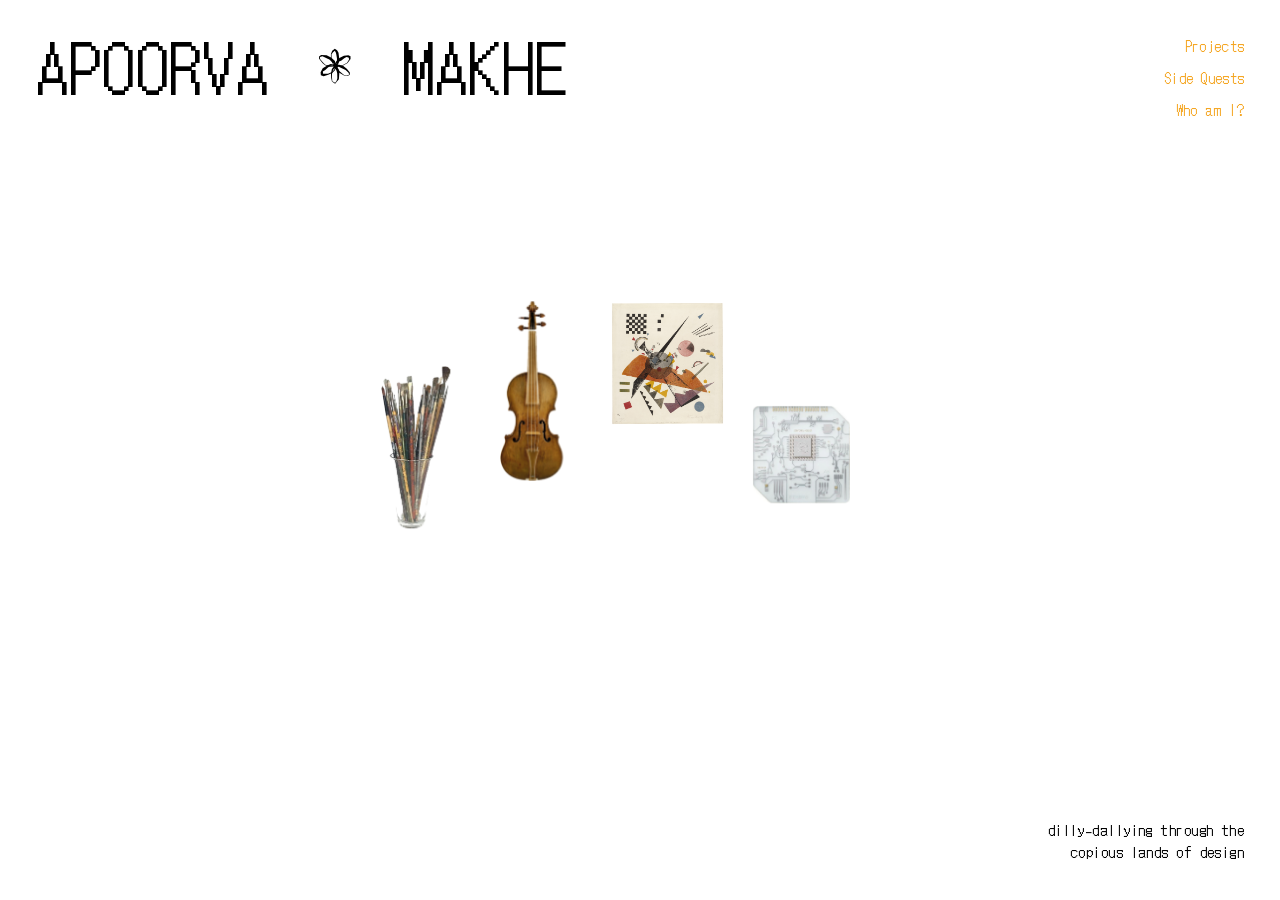
<file: index.html>
<!doctype html>
<html lang="en">
<head>
  <meta charset="utf-8">
  <meta name="viewport" content="width=device-width, initial-scale=1">
  <title>Apoorva Makhe</title>
  <link rel="preconnect" href="https://fonts.googleapis.com">
  <link rel="preconnect" href="https://fonts.gstatic.com" crossorigin>
  <link href="https://fonts.googleapis.com/css2?family=DotGothic16&display=swap" rel="stylesheet">
  <link rel="stylesheet" href="home.css">
  <link rel="stylesheet" href="grid.css">
</head>
<body class="home home-page">
  <header class="top">
    <h1 class="name" aria-label="Apoorva Makhe">
      <span>APOORVA</span>
      <svg class="flower" viewBox="0 0 100 100" aria-hidden="true">
        <g fill="currentColor">
          <path fill-rule="evenodd" d="M48.3 9.2 L53.9 13.0 L57.4 19.2 L59.2 33.4 L58.1 43.9 L53.5 50.2 L46.2 48.3 L42.5 44.3 L38.8 34.5 L38.9 21.9 L42.0 14.3Z M44.5 17.1 L40.4 22.5 L40.5 34.0 L43.9 42.8 L46.4 46.9 L52.8 47.1 L53.7 40.2 L53.6 32.4 L51.9 22.8 L50.8 18.3 L48.5 13.9Z"/>
          <path fill-rule="evenodd" d="M86.7 27.4 L86.8 33.9 L79.6 44.1 L68.7 50.1 L59.6 52.6 L53.1 53.0 L48.2 47.2 L52.4 38.8 L59.6 31.6 L70.6 26.2 L81.4 24.9Z M76.9 29.6 L71.4 32.6 L64.6 37.6 L58.0 40.9 L51.9 45.7 L55.1 51.1 L60.0 51.0 L68.3 48.9 L78.3 43.1 L83.5 34.8 L81.9 30.4Z"/>
          <path fill-rule="evenodd" d="M85.1 72.8 L79.4 75.5 L70.9 74.6 L58.3 66.9 L50.7 60.0 L49.7 52.1 L51.1 47.6 L59.2 48.2 L69.3 51.4 L78.2 58.8 L85.0 67.1Z M81.3 67.1 L74.7 61.1 L66.9 57.1 L60.4 54.3 L57.0 52.8 L54.9 55.0 L56.2 58.7 L60.7 64.8 L71.0 73.0 L78.3 74.3 L83.9 72.0Z"/>
          <path fill-rule="evenodd" d="M49.1 94.7 L41.4 89.4 L39.5 80.4 L39.0 70.5 L41.2 58.7 L45.9 52.4 L52.4 52.0 L57.4 58.9 L59.4 68.4 L58.3 83.6 L53.6 89.4Z M52.6 87.7 L54.6 81.4 L54.2 69.1 L52.5 62.5 L51.2 58.8 L46.7 57.2 L44.2 61.2 L41.5 70.7 L41.5 79.6 L42.3 88.4 L49.1 92.3Z"/>
          <path fill-rule="evenodd" d="M14.3 74.1 L13.7 66.7 L18.8 56.9 L29.9 50.1 L38.3 46.4 L48.0 48.5 L52.2 53.5 L48.3 62.0 L41.8 68.1 L32.4 72.8 L21.1 76.1Z M23.4 70.4 L31.7 69.9 L40.4 66.6 L46.4 61.3 L50.3 54.3 L46.7 49.5 L38.0 50.6 L31.7 54.7 L25.1 61.1 L19.2 65.0 L19.8 70.1Z"/>
          <path fill-rule="evenodd" d="M9.9 27.9 L15.0 24.3 L28.3 24.8 L39.2 30.5 L48.7 39.1 L50.8 47.5 L46.5 52.5 L36.5 53.2 L24.6 49.4 L18.1 44.0 L10.0 33.6Z M12.3 34.2 L19.6 42.7 L25.1 48.5 L36.3 50.9 L43.3 49.9 L46.2 45.6 L41.5 41.4 L35.0 35.6 L27.1 31.5 L18.2 27.4 L12.3 29.3Z"/>
          <path d="M56.5 50.0 L53.6 54.5 L48.8 55.1 L45.0 52.4 L45.7 47.9 L49.0 45.6 L54.0 45.0Z"/>
        </g>
      </svg>
      <span>MAKHE</span>
    </h1>

    <nav class="menu">
      <a href="work.html">Projects</a>
      <a href="play.html">Side Quests</a>
      <a href="about.html">Who am I?</a>
    </nav>
  </header>

  <svg class="lineart" aria-hidden="true"></svg>

  <main class="stage" aria-label="Things I make">
    <figure class="obj brushes" data-art="brush">
      <img src="images/brushes.png" alt="Paintbrushes in a glass">
    </figure>
    <figure class="obj violin" data-art="strings">
      <img src="images/violin.png" alt="Violin">
    </figure>
    <figure class="obj painting" data-art="bauhaus">
      <img src="images/painting.png" alt="Abstract geometric painting">
    </figure>
    <figure class="obj chip" data-art="circuit">
      <img src="images/chip.png" alt="Circuit board">
    </figure>
  </main>

  <p class="tagline">dilly-dallying through the<br>copious lands of design</p>

  <script src="landing.js"></script>
</body>
</html>
</file>
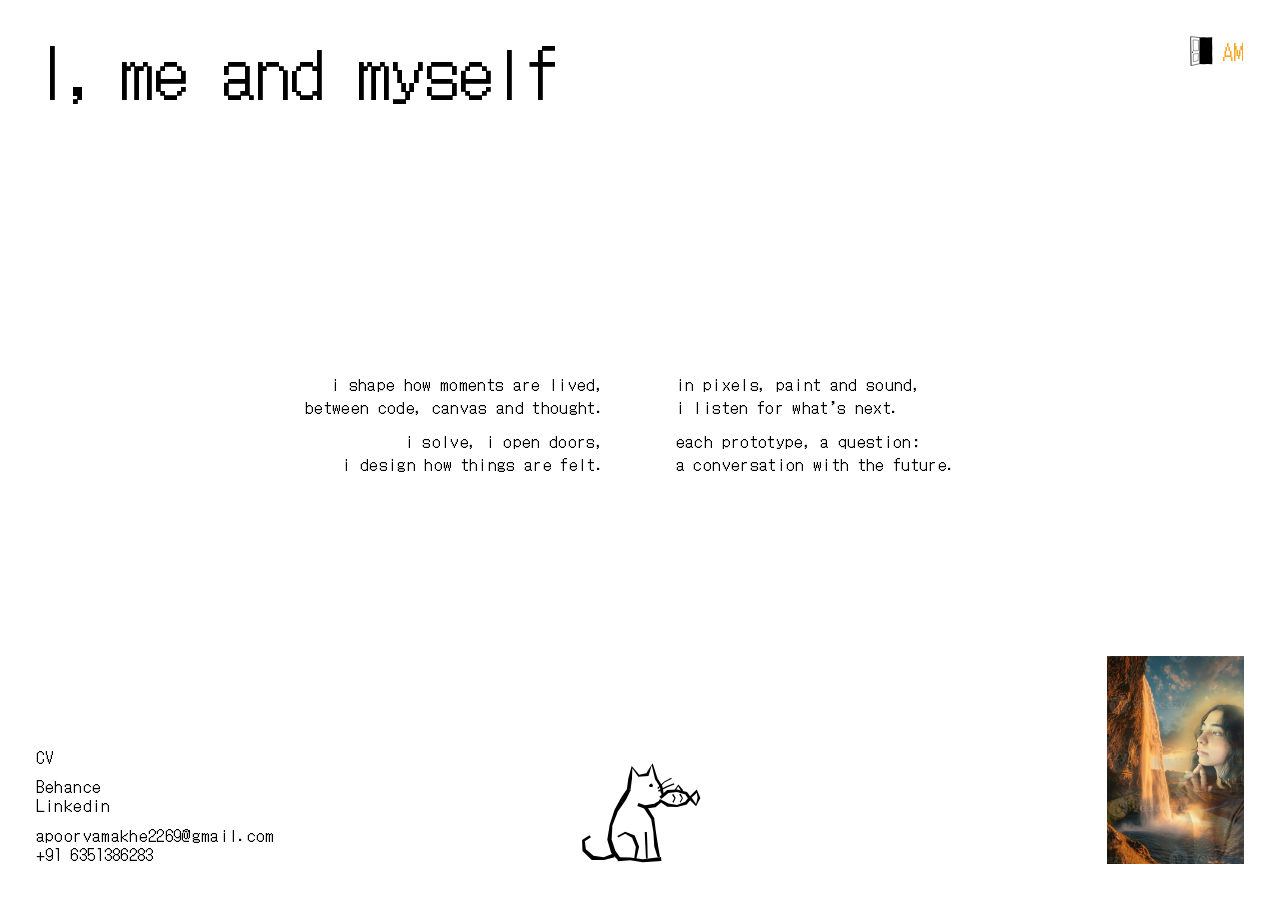
<file: about.html>
<!doctype html>
<html lang="en">
<head>
  <meta charset="utf-8">
  <meta name="viewport" content="width=device-width, initial-scale=1">
  <title>Who am I? · Apoorva Makhe</title>
  <link rel="preconnect" href="https://fonts.googleapis.com">
  <link rel="preconnect" href="https://fonts.gstatic.com" crossorigin>
  <link href="https://fonts.googleapis.com/css2?family=DotGothic16&display=swap" rel="stylesheet">
  <link rel="stylesheet" href="about.css">
  <link rel="stylesheet" href="grid.css">
</head>
<body class="about">
  <main class="board">
    <div class="field">

      <h1 class="title" aria-label="I, me and myself">
        <span>I</span><span class="comma">,</span><span>m</span><span>e</span><span class="gap"> </span><span>a</span><span>n</span><span>d</span><span class="gap"> </span><span>m</span><span>y</span><span>s</span><span>e</span><span>l</span><span>f</span>
      </h1>

      <a class="home" href="index.html" aria-label="Back home">
        <svg class="door" viewBox="0 0 80 102" aria-hidden="true">
          <!-- dark doorway, slightly wobbly ink edges -->
          <path d="M32.4 5.2 L44 4.6 L58 5.1 L75.2 4.4 L74.6 22 L75.4 41 L74.8 60 L75.6 78 L75.1 95.4 L60 94.8 L46 95.6 L32 95 Z" fill="currentColor"/>
          <!-- a few specks of light in the dark -->
          <g fill="#fff" opacity=".85">
            <rect x="55" y="18" width=".9" height=".9"/><rect x="63" y="27" width=".7" height=".7"/>
            <rect x="50" y="38" width=".8" height=".8"/><rect x="67" y="49" width=".9" height=".9"/>
            <rect x="57" y="61" width=".7" height=".7"/><rect x="45" y="70" width=".9" height=".9"/>
            <rect x="64" y="77" width=".8" height=".8"/><rect x="52" y="86" width=".7" height=".7"/>
          </g>
          <!-- the door, swung open toward us -->
          <path d="M2.2 2.4 L18 3.6 L33.2 5.6 L32.4 50 L32.8 93.6 L18 96.8 L4.2 100.2 L3.4 50 Z"
                fill="#fff" stroke="currentColor" stroke-width="1.9" stroke-linejoin="round"/>
          <!-- door edge thickness -->
          <path d="M2.2 2.4 L0.9 3.4 L1.6 50 L2.6 99.6 L4.2 100.2" fill="none" stroke="currentColor" stroke-width="1.3" stroke-linejoin="round"/>
          <!-- inset panels -->
          <path d="M10.4 13.2 L20 13.8 L29 14.6 L28.7 32 L28.6 49.4 L20 50 L11.7 50.7 L11 32 Z"
                fill="none" stroke="currentColor" stroke-width="1.3" stroke-linejoin="round"/>
          <path d="M11.2 61.2 L20 60 L28.1 59 L27.9 71 L27.7 83.4 L20 85 L11.3 86.6 L11.1 74 Z"
                fill="none" stroke="currentColor" stroke-width="1.3" stroke-linejoin="round"/>
          <!-- knob -->
          <circle cx="8.6" cy="54.6" r="1.9" fill="currentColor"/>
        </svg>
        <span>AM</span>
      </a>

      <!-- Middle text: a small poem about me -->
      <section class="intro" aria-label="About me">
        <div class="col left">
          <p>i shape how moments are lived,<br>between code, canvas and thought.</p>
          <p>i solve, i open doors,<br>i design how things are felt.</p>
        </div>
        <div class="col right">
          <p>in pixels, paint and sound,<br>i listen for what’s next.</p>
          <p>each prototype, a question:<br>a conversation with the future.</p>
        </div>
      </section>

      <!-- Contact links -->
      <nav class="contact">
        <a class="cv" href="files/Apoorva-Makhe-Resume.pdf" target="_blank" rel="noopener">CV</a>
        <p>
          <a href="https://www.behance.net/ApoorvaMakhe" target="_blank" rel="noopener">Behance</a><br>
          <a href="https://www.linkedin.com/in/apoorva-makhe-b12373216/" target="_blank" rel="noopener">Linkedin</a>
        </p>
        <p>
          <a href="mailto:apoorvamakhe2269@gmail.com">apoorvamakhe2269@gmail.com</a><br>
          <span>+91 6351386283</span>
        </p>
      </nav>

      <!-- little woodcut cat with its catch -->
      <svg class="catfish" viewBox="44 6 160 132" role="img" aria-label="Illustration of a cat holding a fish in its mouth">
        <g fill="currentColor">
          <path d="M112.2 44.4 L114.0 30.3 L114.4 17.7 L121.9 28.2 L134.6 27.2 L138.7 13.9 L142.8 31.2 L148.8 40.8 L151.5 53.1 L154.2 52.6 L151.9 39.6 L145.8 30.0 L139.8 11.4 L131.8 23.9 L123.0 25.8 L113.6 14.7 L109.5 29.6 L107.6 43.8Z"/>
          <path d="M149.1 57.7 L141.8 61.9 L130.4 63.7 L122.0 60.9 L120.6 64.9 L130.1 68.3 L143.4 66.2 L150.8 60.1Z"/>
          <path d="M108.3 42.5 L100.7 53.9 L92.2 69.5 L86.1 88.2 L83.1 107.0 L88.0 123.4 L96.9 133.0 L100.1 130.4 L93.2 120.8 L88.5 106.6 L89.5 89.0 L96.3 71.5 L106.3 57.3 L112.5 44.9Z"/>
          <path d="M128.5 66.9 L138.0 81.2 L140.7 97.7 L141.9 115.6 L146.1 128.8 L149.0 128.1 L146.6 114.8 L143.9 97.3 L141.7 79.8 L132.1 64.5Z"/>
          <path d="M96.3 133.9 L111.8 132.7 L127.6 135.1 L150.8 133.6 L150.3 128.5 L127.6 131.2 L112.0 129.2 L96.2 128.7Z"/>
          <path d="M129.9 97.3 L130.6 112.5 L131.5 130.5 L133.6 130.4 L133.2 112.4 L132.6 97.2Z"/>
          <path d="M96.8 104.2 L105.6 99.4 L114.1 104.3 L118.8 116.1 L116.8 130.4 L119.4 130.9 L122.9 115.8 L117.4 101.5 L105.5 97.0 L95.7 102.1Z"/>
          <path d="M90.7 124.0 L78.6 128.7 L65.9 127.1 L56.3 118.7 L55.0 108.9 L62.7 103.9 L60.9 101.2 L51.6 107.4 L52.1 121.0 L63.7 132.2 L79.0 132.2 L92.2 128.9Z"/>
          <path d="M140.1 39.2 L139.5 41.1 L136.4 41.1 L135.1 39.3 L136.7 37.3 L139.0 36.7Z"/>
          <path d="M152.5 46.7 L151.6 48.7 L149.8 48.2 L149.5 45.5 L151.7 45.3Z"/>
          <path d="M146.7 43.4 L154.9 35.0 L163.7 30.8 L163.0 29.5 L154.3 34.2 L145.5 42.1Z"/>
          <path d="M147.4 46.9 L158.2 41.2 L166.9 37.8 L166.4 36.3 L157.5 39.6 L146.6 45.5Z"/>
          <path d="M150.6 56.0 L159.5 48.5 L170.2 47.4 L180.7 50.5 L185.0 56.8 L188.1 54.5 L182.7 47.2 L170.5 44.1 L158.0 44.9 L148.2 53.1Z"/>
          <path d="M147.6 58.4 L158.2 65.7 L170.5 66.0 L182.4 62.8 L187.3 56.7 L184.5 54.5 L180.4 59.5 L170.3 63.6 L159.6 61.7 L148.9 56.1Z"/>
          <path d="M186.3 56.2 L195.1 48.2 L196.0 54.5 L194.1 62.2 L187.8 53.2 L184.8 55.7 L194.1 65.1 L199.5 54.6 L194.9 44.2 L184.7 54.5Z"/>
          <path d="M164.0 50.6 L167.0 55.0 L164.4 59.9 L166.0 60.6 L168.6 54.9 L165.8 49.6Z"/>
          <path d="M173.0 50.3 L176.3 55.2 L173.6 59.8 L174.8 60.5 L177.7 55.2 L174.8 49.2Z"/>
          <path d="M168.7 45.4 L171.7 40.1 L176.0 46.8 L178.1 45.2 L172.0 37.8 L167.2 44.4Z"/>
        </g>
      </svg>

      <!-- Your photo -->
      <figure class="photo">
        <img src="images/me.jpg" alt="Apoorva Makhe" style="object-position: 72% 50%">
      </figure>

    </div>
  </main>

  <script>
    const img = document.querySelector('.photo img');
    const hide = () => img.classList.add('missing');
    if (img.complete && img.naturalWidth === 0) hide(); else img.addEventListener('error', hide);
  </script>
</body>
</html>
</file>
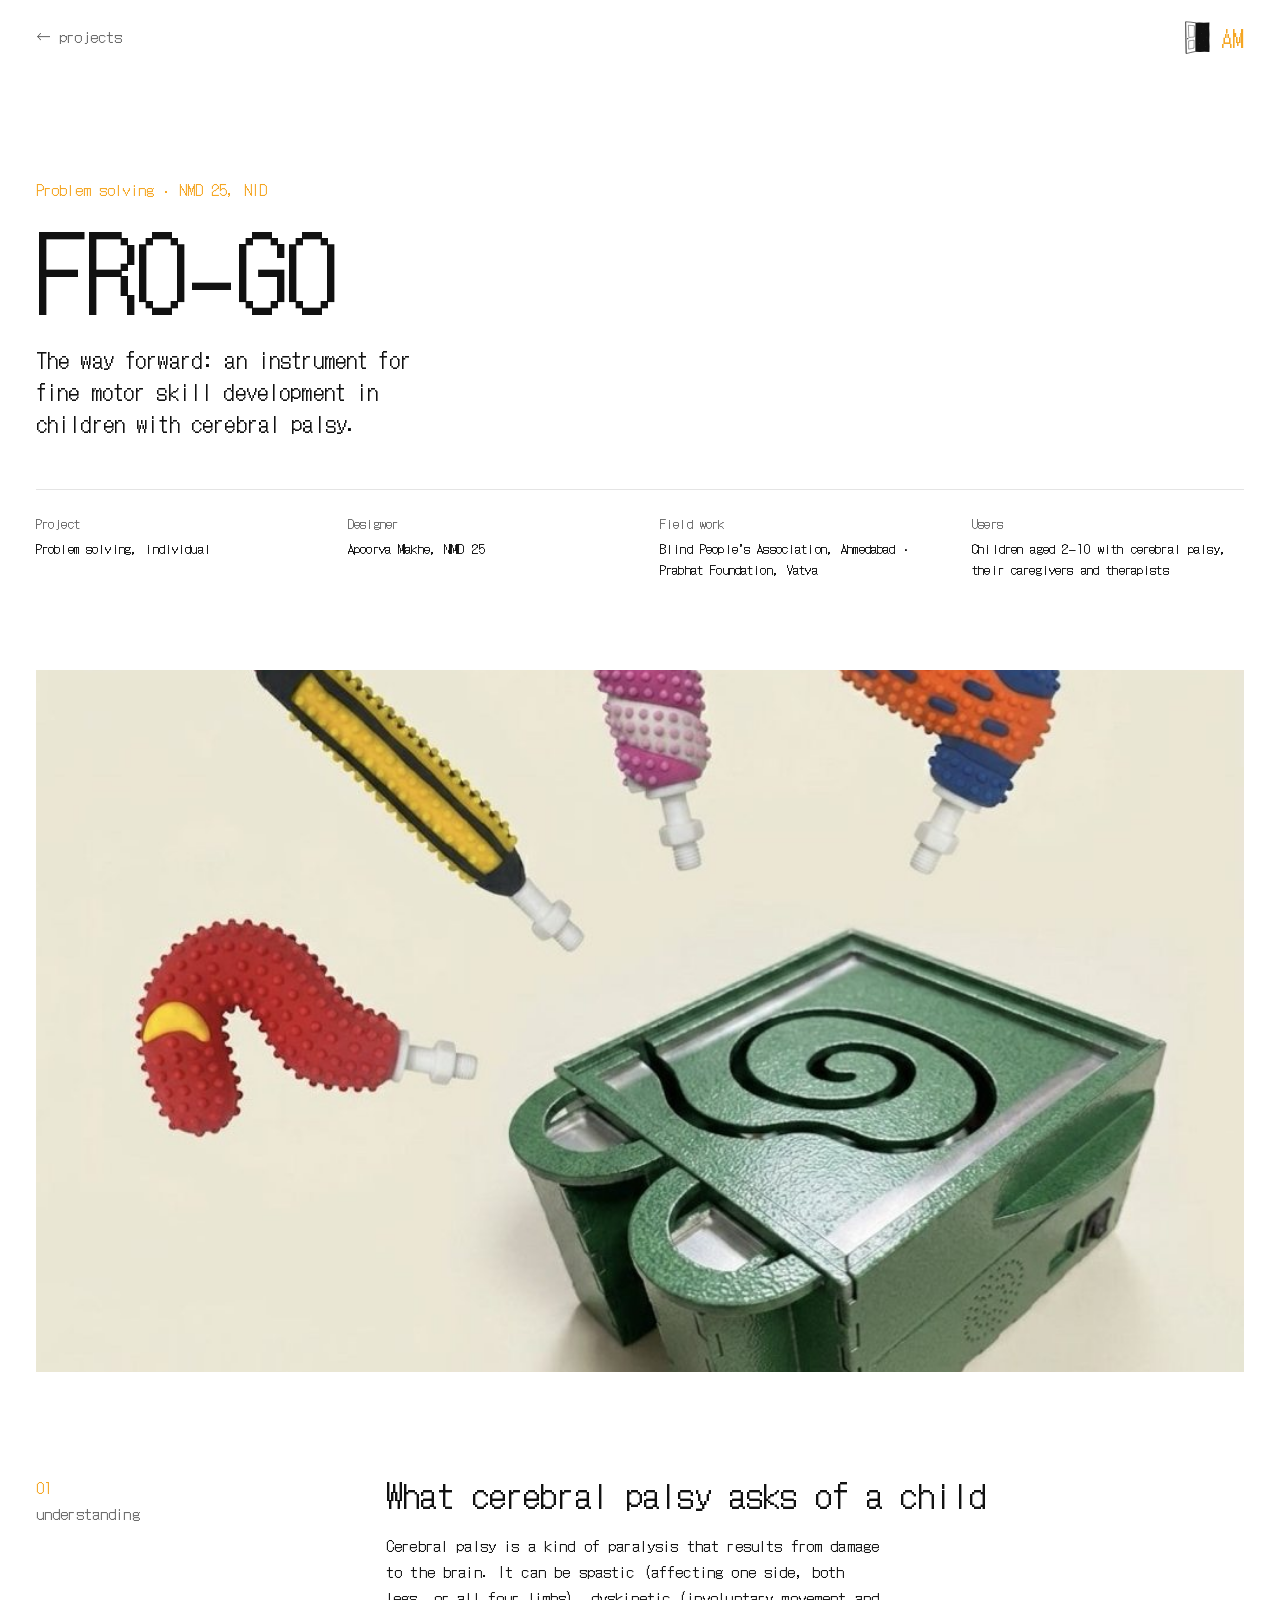
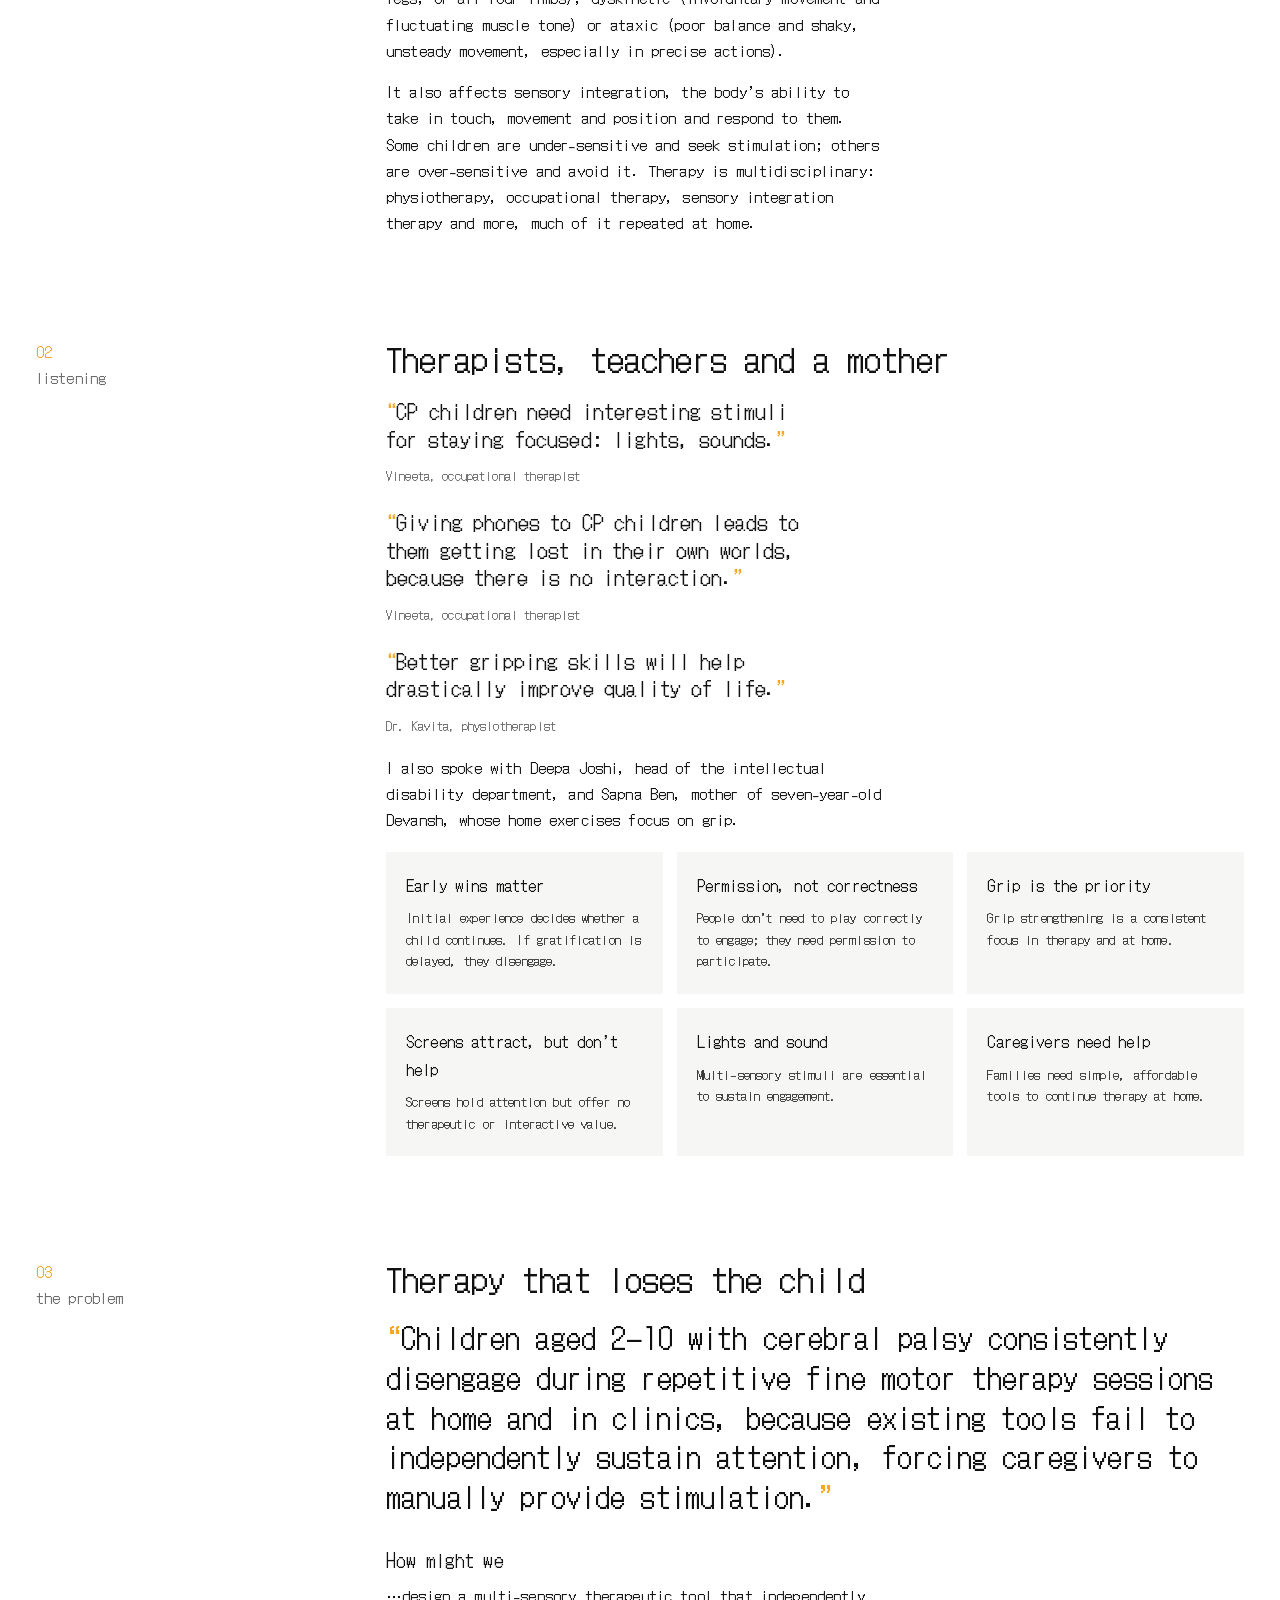
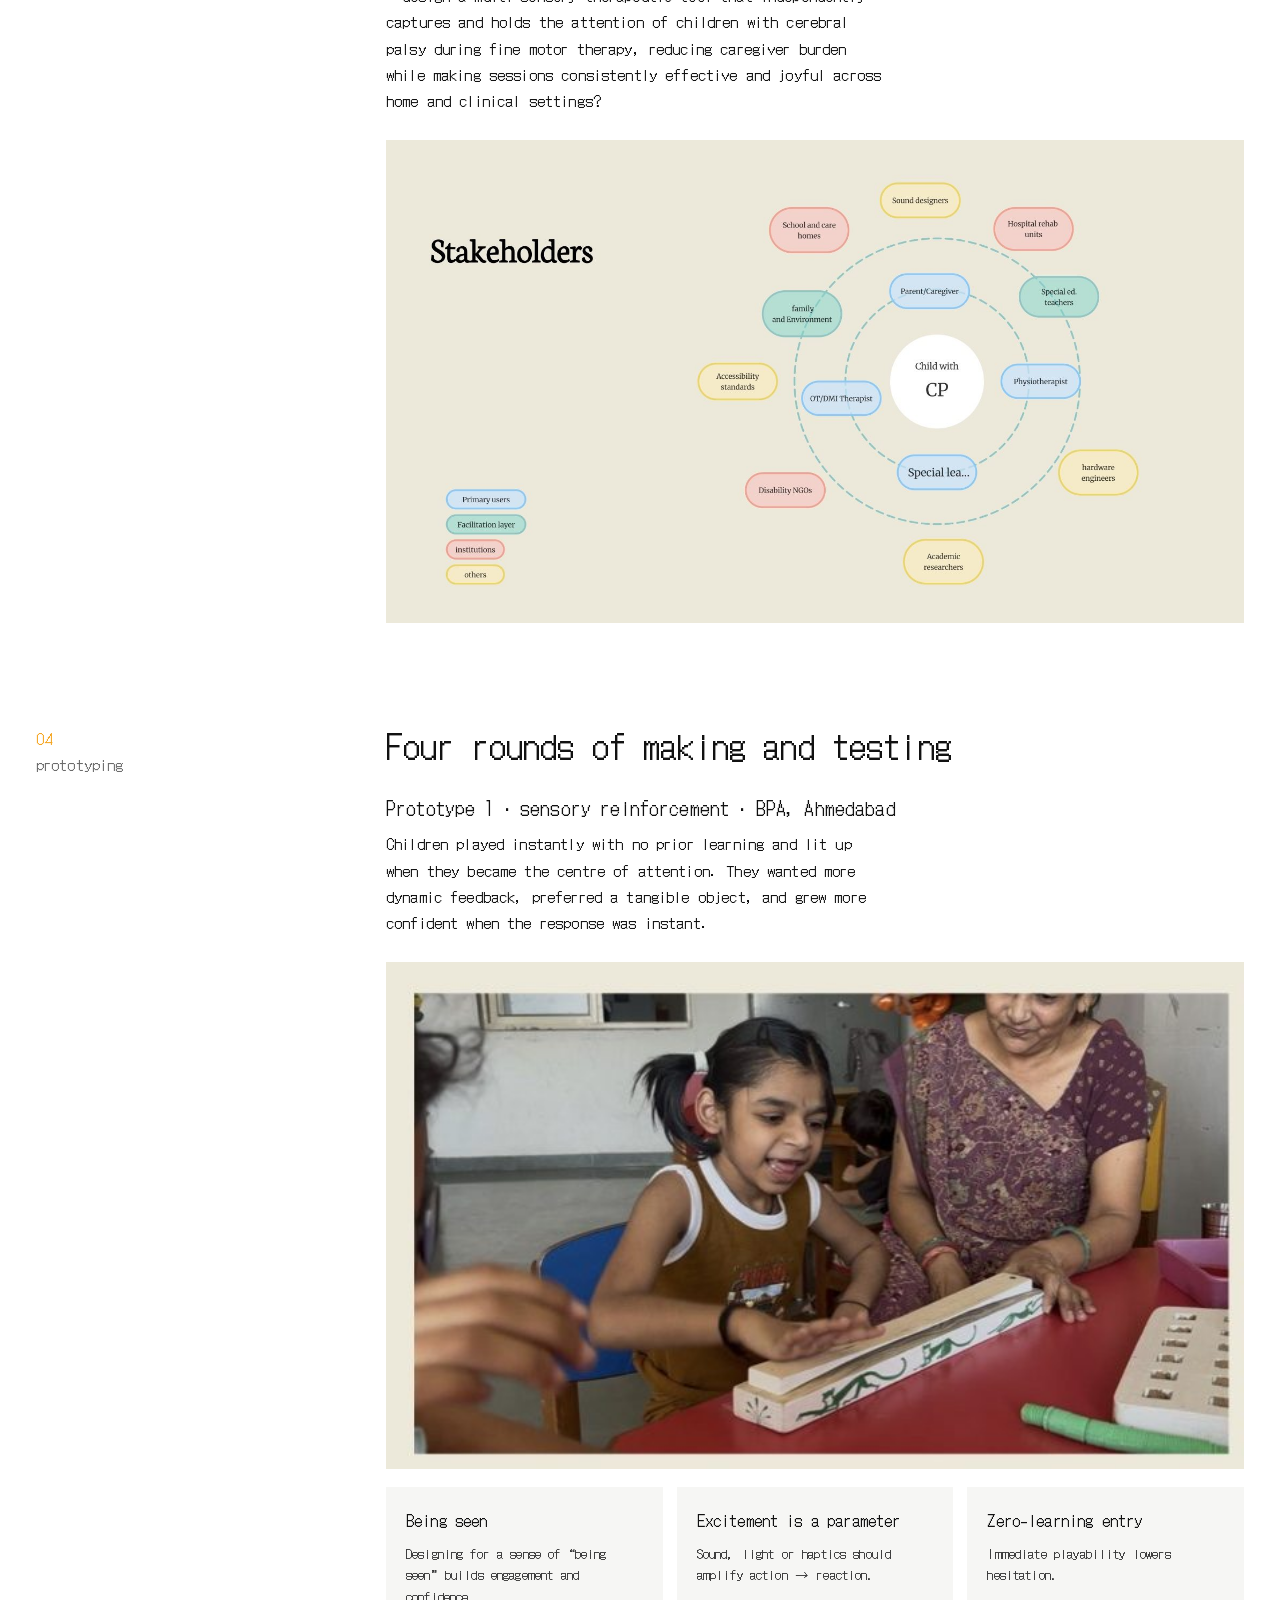
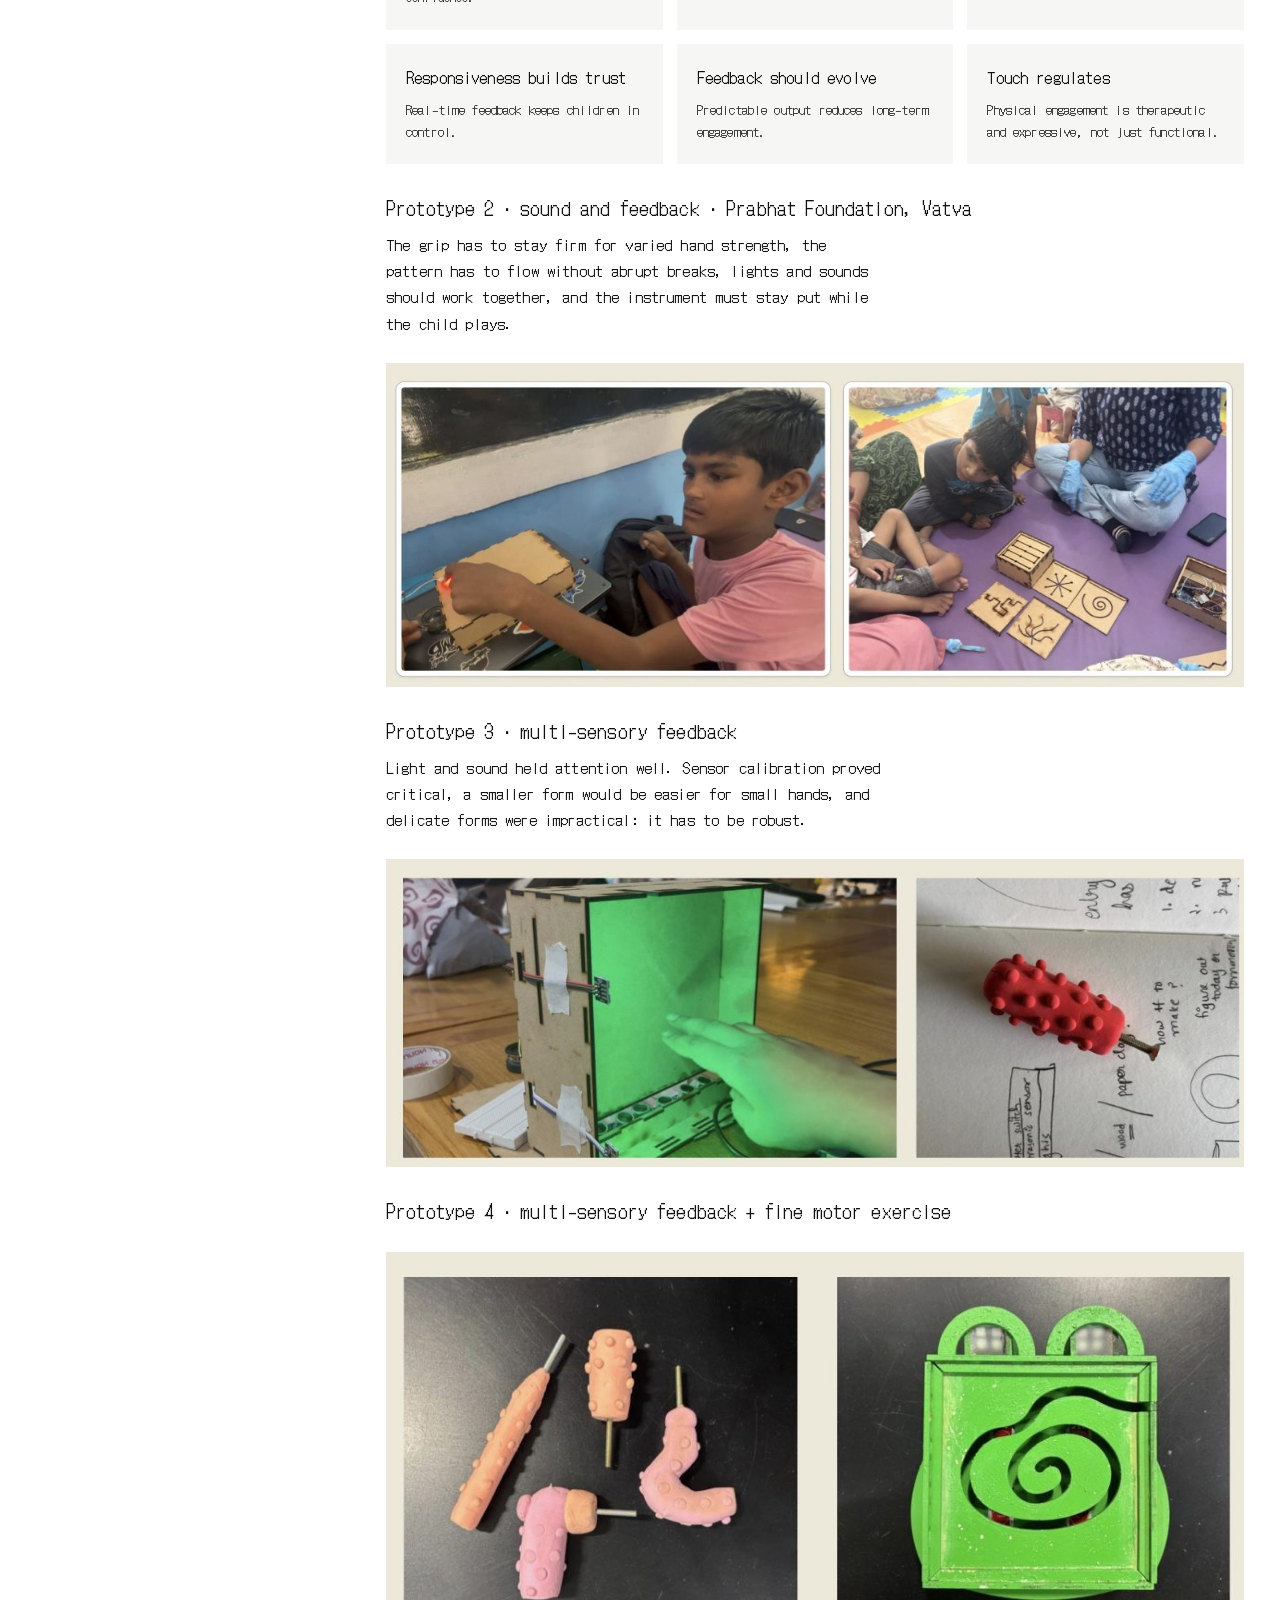
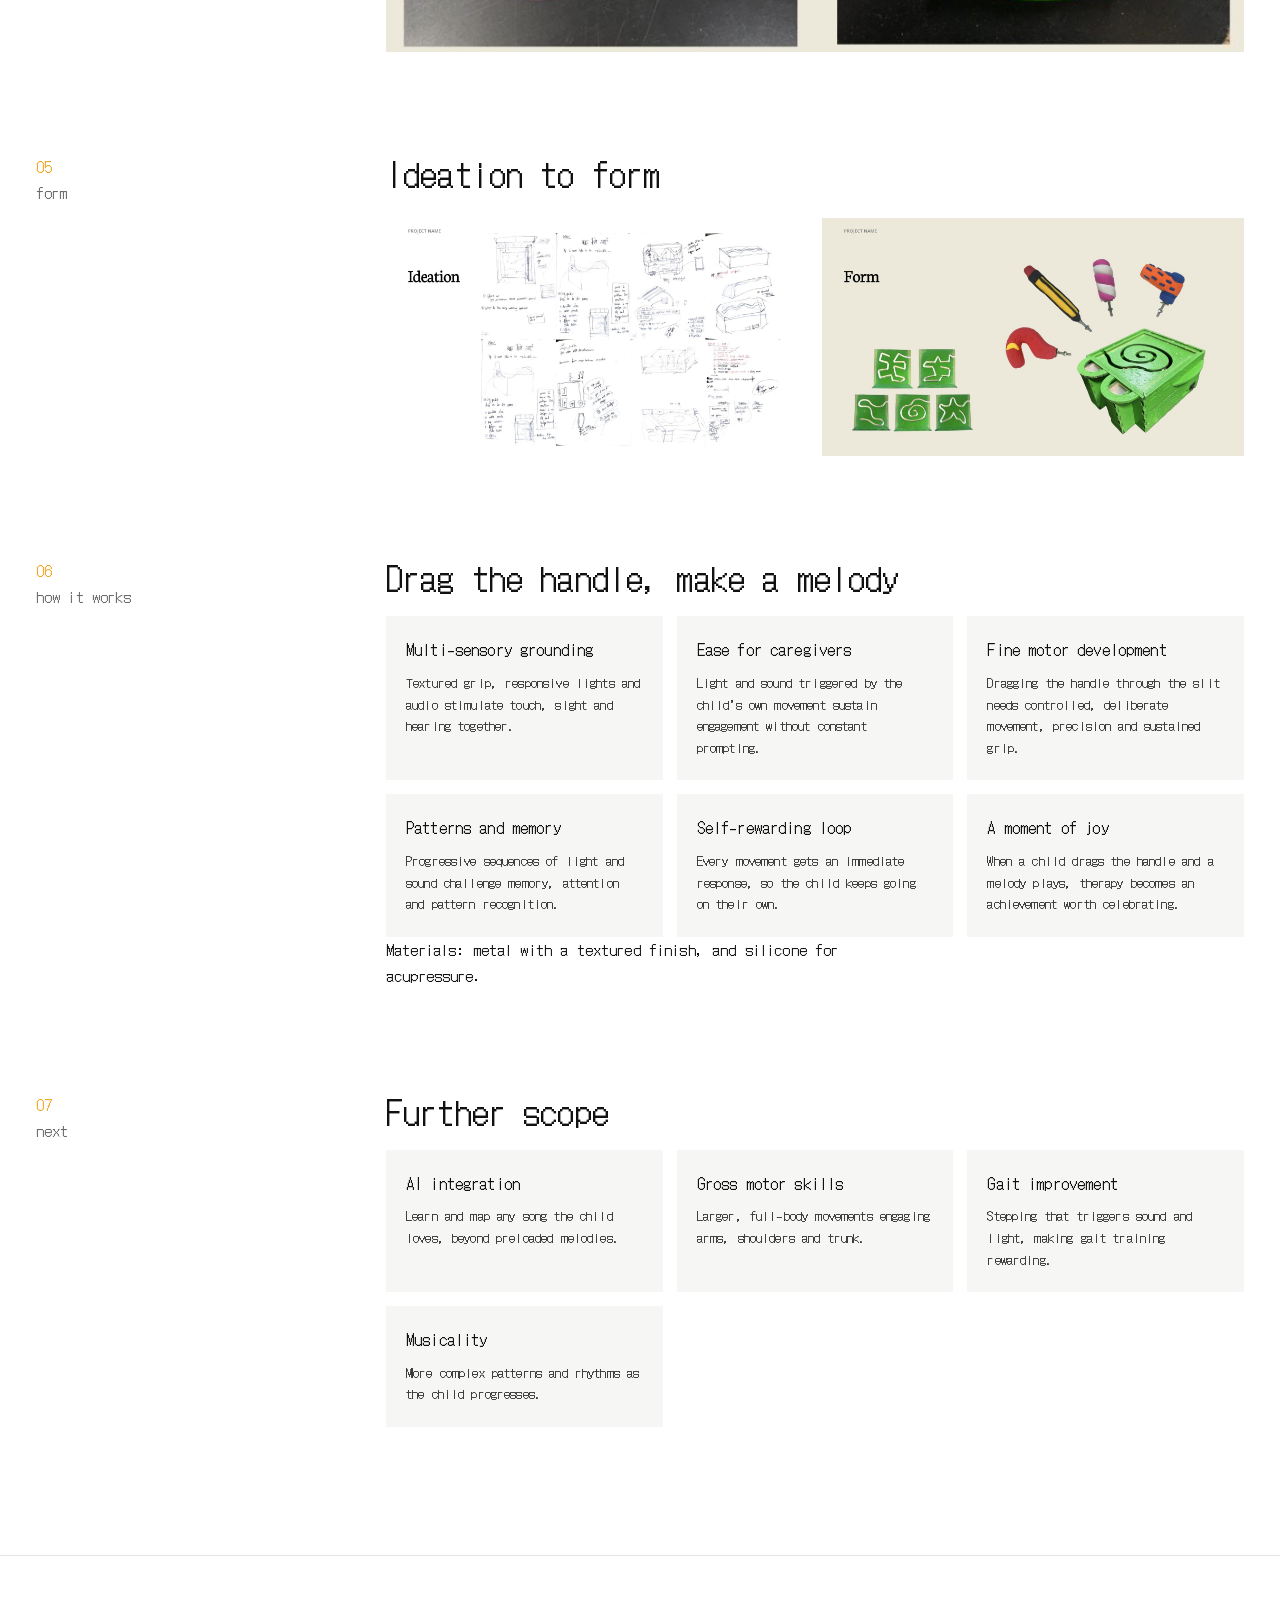
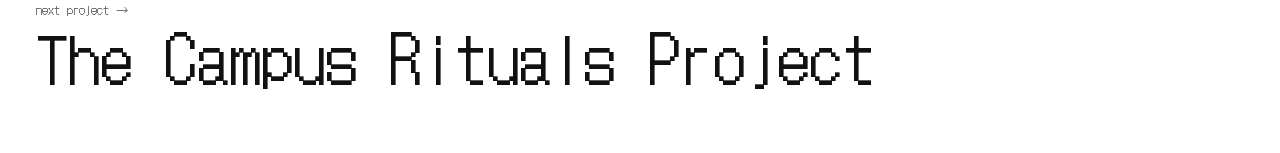
<file: case-frogo.html>
<!doctype html>
<html lang="en">
<head>
  <meta charset="utf-8">
  <meta name="viewport" content="width=device-width, initial-scale=1">
  <title>FRO-GO · Apoorva Makhe</title>
  <link rel="preconnect" href="https://fonts.googleapis.com">
  <link rel="preconnect" href="https://fonts.gstatic.com" crossorigin>
  <link href="https://fonts.googleapis.com/css2?family=DotGothic16&display=swap" rel="stylesheet">
  <link rel="stylesheet" href="case.css">
  <link rel="stylesheet" href="grid.css">
</head>
<body class="case">
  <header class="bar">
    <a class="back" href="work.html">← projects</a>
    <a class="home" href="index.html" aria-label="Back home">
      <svg class="door" viewBox="0 0 80 102" aria-hidden="true">
          <!-- dark doorway, slightly wobbly ink edges -->
          <path d="M32.4 5.2 L44 4.6 L58 5.1 L75.2 4.4 L74.6 22 L75.4 41 L74.8 60 L75.6 78 L75.1 95.4 L60 94.8 L46 95.6 L32 95 Z" fill="currentColor"/>
          <!-- a few specks of light in the dark -->
          <g fill="#fff" opacity=".85">
            <rect x="55" y="18" width=".9" height=".9"/><rect x="63" y="27" width=".7" height=".7"/>
            <rect x="50" y="38" width=".8" height=".8"/><rect x="67" y="49" width=".9" height=".9"/>
            <rect x="57" y="61" width=".7" height=".7"/><rect x="45" y="70" width=".9" height=".9"/>
            <rect x="64" y="77" width=".8" height=".8"/><rect x="52" y="86" width=".7" height=".7"/>
          </g>
          <!-- the door, swung open toward us -->
          <path d="M2.2 2.4 L18 3.6 L33.2 5.6 L32.4 50 L32.8 93.6 L18 96.8 L4.2 100.2 L3.4 50 Z"
                fill="#fff" stroke="currentColor" stroke-width="1.9" stroke-linejoin="round"/>
          <!-- door edge thickness -->
          <path d="M2.2 2.4 L0.9 3.4 L1.6 50 L2.6 99.6 L4.2 100.2" fill="none" stroke="currentColor" stroke-width="1.3" stroke-linejoin="round"/>
          <!-- inset panels -->
          <path d="M10.4 13.2 L20 13.8 L29 14.6 L28.7 32 L28.6 49.4 L20 50 L11.7 50.7 L11 32 Z"
                fill="none" stroke="currentColor" stroke-width="1.3" stroke-linejoin="round"/>
          <path d="M11.2 61.2 L20 60 L28.1 59 L27.9 71 L27.7 83.4 L20 85 L11.3 86.6 L11.1 74 Z"
                fill="none" stroke="currentColor" stroke-width="1.3" stroke-linejoin="round"/>
          <!-- knob -->
          <circle cx="8.6" cy="54.6" r="1.9" fill="currentColor"/>
        </svg>
      <span>AM</span>
    </a>
  </header>

  <main>
    <section class="intro">
      <p class="kicker">Problem solving · NMD 25, NID</p>
      <h1 aria-label="FRO-GO"><span>F</span><span>R</span><span>O</span><span>-</span><span>G</span><span>O</span></h1>
      <p class="lede reveal">The way forward: an instrument for fine motor skill development in children with cerebral palsy.</p>
      <dl class="meta reveal"><div><dt>Project</dt><dd>Problem solving, individual</dd></div><div><dt>Designer</dt><dd>Apoorva Makhe, NMD 25</dd></div><div><dt>Field work</dt><dd>Blind People’s Association, Ahmedabad · Prabhat Foundation, Vatva</dd></div><div><dt>Users</dt><dd>Children aged 2–10 with cerebral palsy, their caregivers and therapists</dd></div></dl>
    </section>

    <div class="hero reveal"><div class="figs"><figure><img src="images/cases/frogo/render-crop.jpg" alt="Render of the FRO-GO instrument with its handles"></figure></div></div>

  <section class="sec">
    <div class="label"><b>01</b>understanding</div>
    <div class="body">
      <h2 class="reveal">What cerebral palsy asks of a child</h2>
      <p>Cerebral palsy is a kind of paralysis that results from damage to the brain. It can be spastic (affecting one side, both legs, or all four limbs), dyskinetic (involuntary movement and fluctuating muscle tone) or ataxic (poor balance and shaky, unsteady movement, especially in precise actions).</p><p>It also affects sensory integration, the body’s ability to take in touch, movement and position and respond to them. Some children are under-sensitive and seek stimulation; others are over-sensitive and avoid it. Therapy is multidisciplinary: physiotherapy, occupational therapy, sensory integration therapy and more, much of it repeated at home.</p>
    </div>
  </section>
  <section class="sec">
    <div class="label"><b>02</b>listening</div>
    <div class="body">
      <h2 class="reveal">Therapists, teachers and a mother</h2>
      <p class="quote small reveal">CP children need interesting stimuli for staying focused: lights, sounds.</p><p class="who">Vineeta, occupational therapist</p><p class="quote small reveal">Giving phones to CP children leads to them getting lost in their own worlds, because there is no interaction.</p><p class="who">Vineeta, occupational therapist</p><p class="quote small reveal">Better gripping skills will help drastically improve quality of life.</p><p class="who">Dr. Kavita, physiotherapist</p><p>I also spoke with Deepa Joshi, head of the intellectual disability department, and Sapna Ben, mother of seven-year-old Devansh, whose home exercises focus on grip.</p><div class="cards reveal"><div class="c"><h4>Early wins matter</h4><p>Initial experience decides whether a child continues. If gratification is delayed, they disengage.</p></div><div class="c"><h4>Permission, not correctness</h4><p>People don’t need to play correctly to engage; they need permission to participate.</p></div><div class="c"><h4>Grip is the priority</h4><p>Grip strengthening is a consistent focus in therapy and at home.</p></div><div class="c"><h4>Screens attract, but don’t help</h4><p>Screens hold attention but offer no therapeutic or interactive value.</p></div><div class="c"><h4>Lights and sound</h4><p>Multi-sensory stimuli are essential to sustain engagement.</p></div><div class="c"><h4>Caregivers need help</h4><p>Families need simple, affordable tools to continue therapy at home.</p></div></div>
    </div>
  </section>
  <section class="sec">
    <div class="label"><b>03</b>the problem</div>
    <div class="body">
      <h2 class="reveal">Therapy that loses the child</h2>
      <p class="quote reveal">Children aged 2–10 with cerebral palsy consistently disengage during repetitive fine motor therapy sessions at home and in clinics, because existing tools fail to independently sustain attention, forcing caregivers to manually provide stimulation.</p><h3>How might we</h3><p>…design a multi-sensory therapeutic tool that independently captures and holds the attention of children with cerebral palsy during fine motor therapy, reducing caregiver burden while making sessions consistently effective and joyful across home and clinical settings?</p><div class="figs  reveal"><div class=""><figure><img src="images/cases/frogo/stakeholders.jpg" alt="Stakeholder map around the child with CP" loading="lazy"></figure></div></div>
    </div>
  </section>
  <section class="sec">
    <div class="label"><b>04</b>prototyping</div>
    <div class="body">
      <h2 class="reveal">Four rounds of making and testing</h2>
      <h3>Prototype 1 · sensory reinforcement · BPA, Ahmedabad</h3><p>Children played instantly with no prior learning and lit up when they became the centre of attention. They wanted more dynamic feedback, preferred a tangible object, and grew more confident when the response was instant.</p><div class="figs  reveal"><div class=""><figure><img src="images/cases/frogo/proto1.jpg" alt="A child playing the first prototype" loading="lazy"></figure></div></div><div class="cards reveal"><div class="c"><h4>Being seen</h4><p>Designing for a sense of “being seen” builds engagement and confidence.</p></div><div class="c"><h4>Excitement is a parameter</h4><p>Sound, light or haptics should amplify action → reaction.</p></div><div class="c"><h4>Zero-learning entry</h4><p>Immediate playability lowers hesitation.</p></div><div class="c"><h4>Responsiveness builds trust</h4><p>Real-time feedback keeps children in control.</p></div><div class="c"><h4>Feedback should evolve</h4><p>Predictable output reduces long-term engagement.</p></div><div class="c"><h4>Touch regulates</h4><p>Physical engagement is therapeutic and expressive, not just functional.</p></div></div><h3>Prototype 2 · sound and feedback · Prabhat Foundation, Vatva</h3><p>The grip has to stay firm for varied hand strength, the pattern has to flow without abrupt breaks, lights and sounds should work together, and the instrument must stay put while the child plays.</p><div class="figs  reveal"><div class=""><figure><img src="images/cases/frogo/proto2.jpg" alt="Testing sound and feedback with children" loading="lazy"></figure></div></div><h3>Prototype 3 · multi-sensory feedback</h3><p>Light and sound held attention well. Sensor calibration proved critical, a smaller form would be easier for small hands, and delicate forms were impractical: it has to be robust.</p><div class="figs  reveal"><div class=""><figure><img src="images/cases/frogo/proto3.jpg" alt="Multi-sensory prototype and textured handle" loading="lazy"></figure></div></div><h3>Prototype 4 · multi-sensory feedback + fine motor exercise</h3><div class="figs  reveal"><div class=""><figure><img src="images/cases/frogo/proto4.jpg" alt="Textured handles and the spiral track" loading="lazy"></figure></div></div>
    </div>
  </section>
  <section class="sec">
    <div class="label"><b>05</b>form</div>
    <div class="body">
      <h2 class="reveal">Ideation to form</h2>
      <div class="figs two reveal"><div class=""><figure><img src="images/cases/frogo/ideation.jpg" alt="Ideation sketches" loading="lazy"></figure></div><div class=""><figure><img src="images/cases/frogo/form.jpg" alt="Form explorations: tracks and handles" loading="lazy"></figure></div></div>
    </div>
  </section>
  <section class="sec">
    <div class="label"><b>06</b>how it works</div>
    <div class="body">
      <h2 class="reveal">Drag the handle, make a melody</h2>
      <div class="cards reveal"><div class="c"><h4>Multi-sensory grounding</h4><p>Textured grip, responsive lights and audio stimulate touch, sight and hearing together.</p></div><div class="c"><h4>Ease for caregivers</h4><p>Light and sound triggered by the child’s own movement sustain engagement without constant prompting.</p></div><div class="c"><h4>Fine motor development</h4><p>Dragging the handle through the slit needs controlled, deliberate movement, precision and sustained grip.</p></div><div class="c"><h4>Patterns and memory</h4><p>Progressive sequences of light and sound challenge memory, attention and pattern recognition.</p></div><div class="c"><h4>Self-rewarding loop</h4><p>Every movement gets an immediate response, so the child keeps going on their own.</p></div><div class="c"><h4>A moment of joy</h4><p>When a child drags the handle and a melody plays, therapy becomes an achievement worth celebrating.</p></div></div><p>Materials: metal with a textured finish, and silicone for acupressure.</p>
    </div>
  </section>
  <section class="sec">
    <div class="label"><b>07</b>next</div>
    <div class="body">
      <h2 class="reveal">Further scope</h2>
      <div class="cards reveal"><div class="c"><h4>AI integration</h4><p>Learn and map any song the child loves, beyond preloaded melodies.</p></div><div class="c"><h4>Gross motor skills</h4><p>Larger, full-body movements engaging arms, shoulders and trunk.</p></div><div class="c"><h4>Gait improvement</h4><p>Stepping that triggers sound and light, making gait training rewarding.</p></div><div class="c"><h4>Musicality</h4><p>More complex patterns and rhythms as the child progresses.</p></div></div>
    </div>
  </section>

    <a class="next" href="case-rituals.html"><small>next project →</small><strong>The Campus Rituals Project</strong></a>
  </main>

  <div class="viewer" hidden><img alt=""></div>
  <script src="case.js"></script>
</body>
</html>
</file>
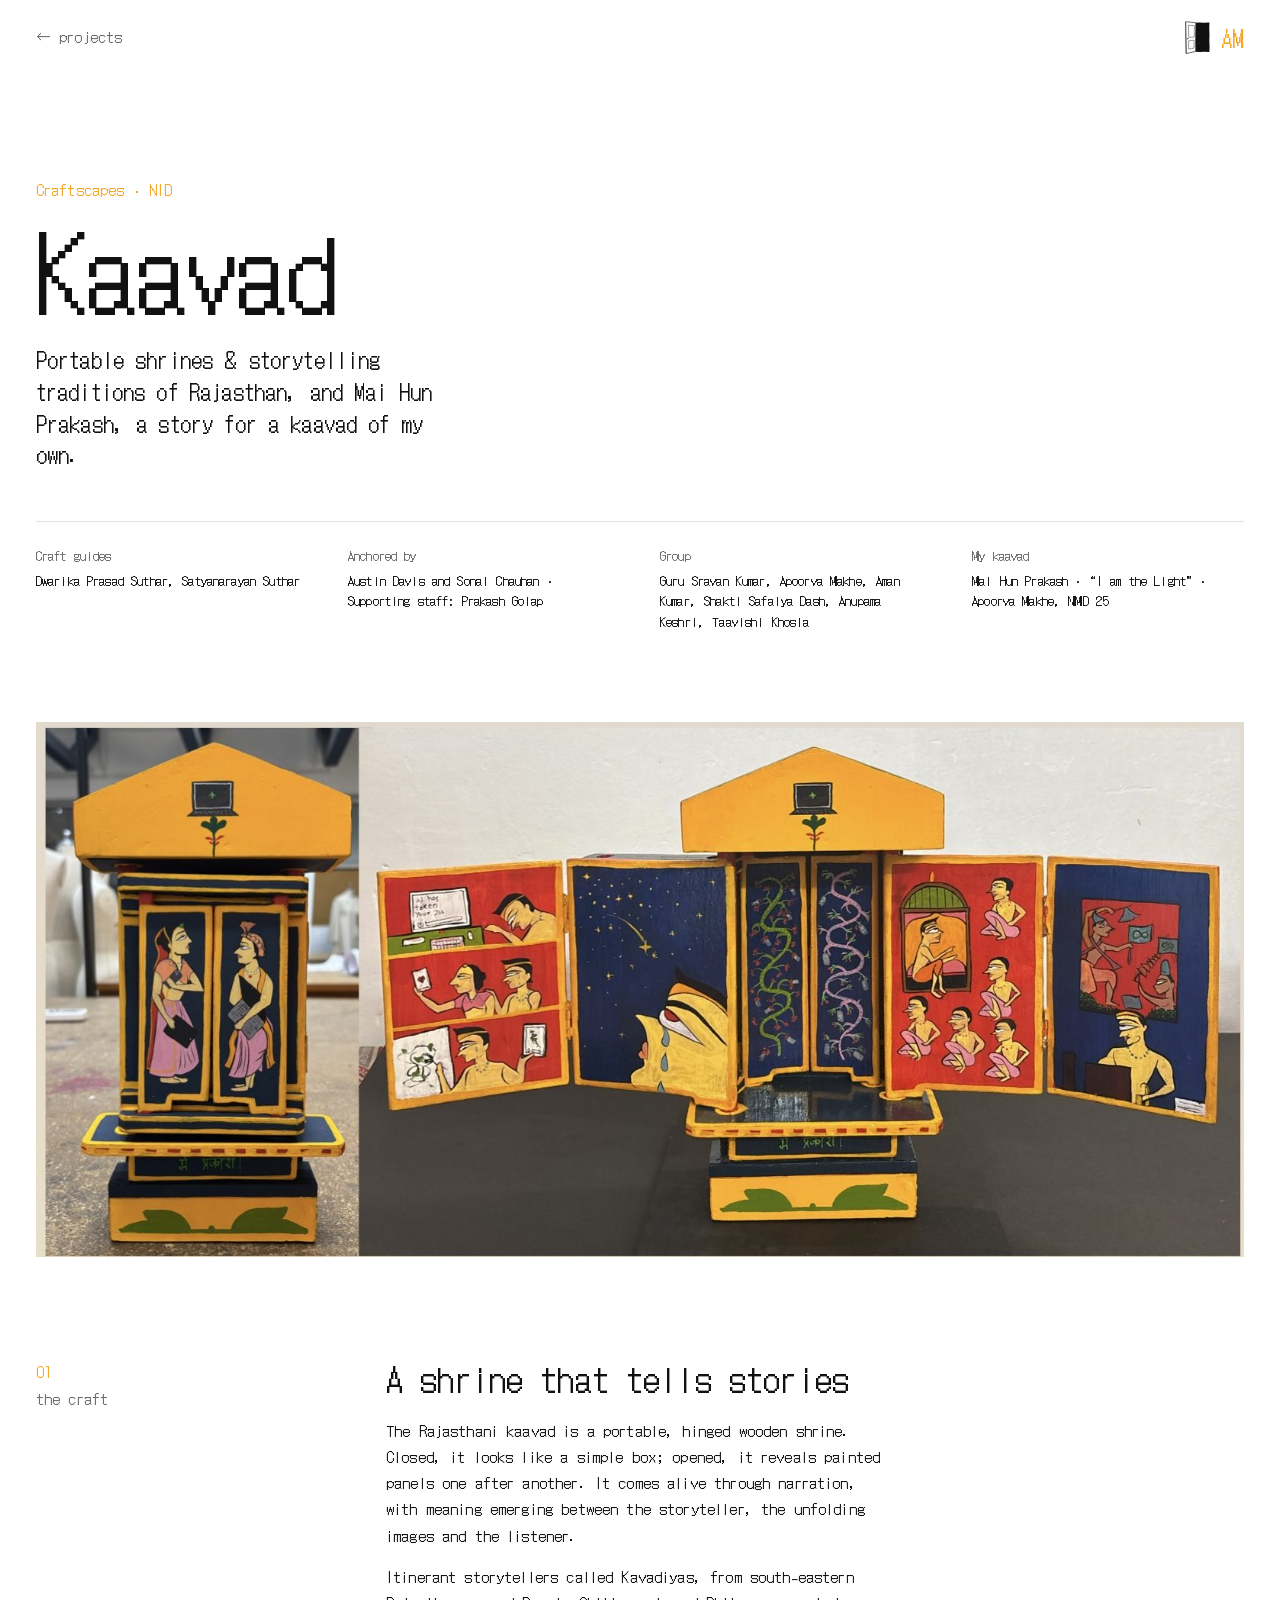
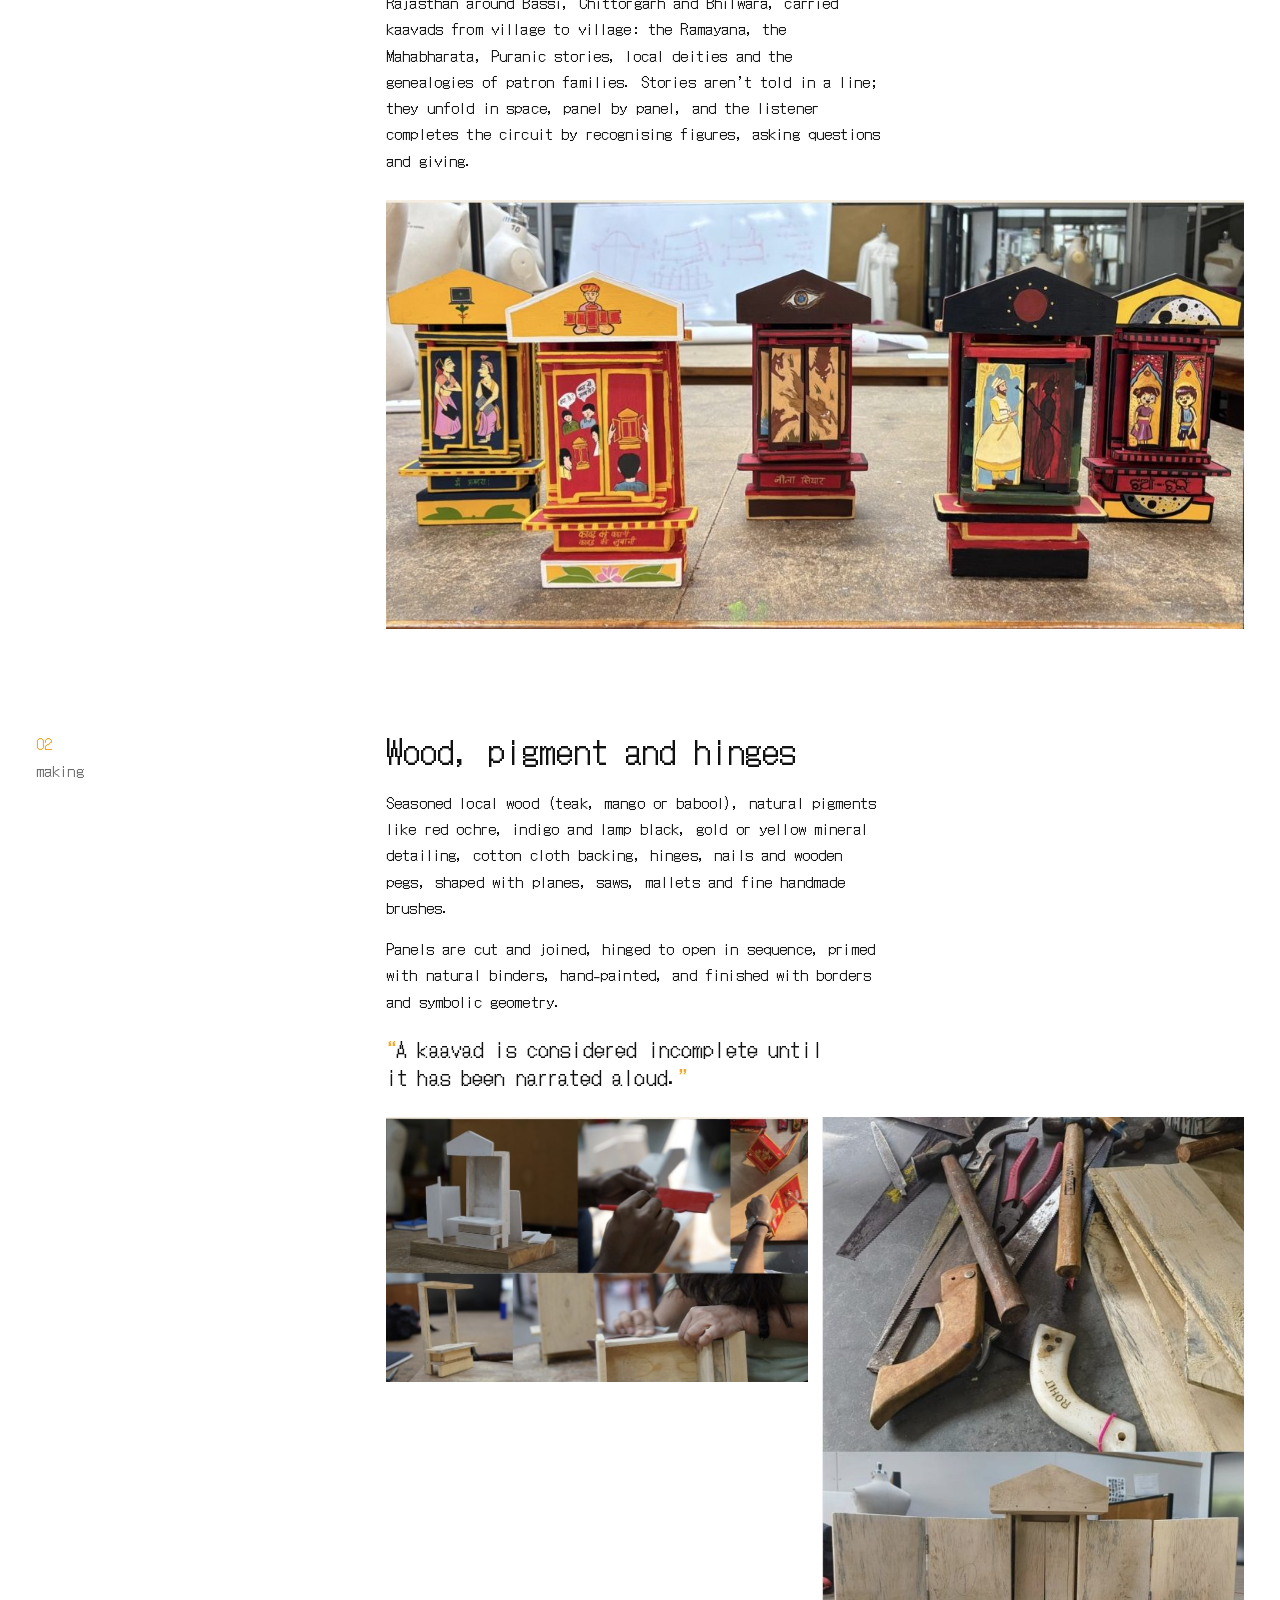
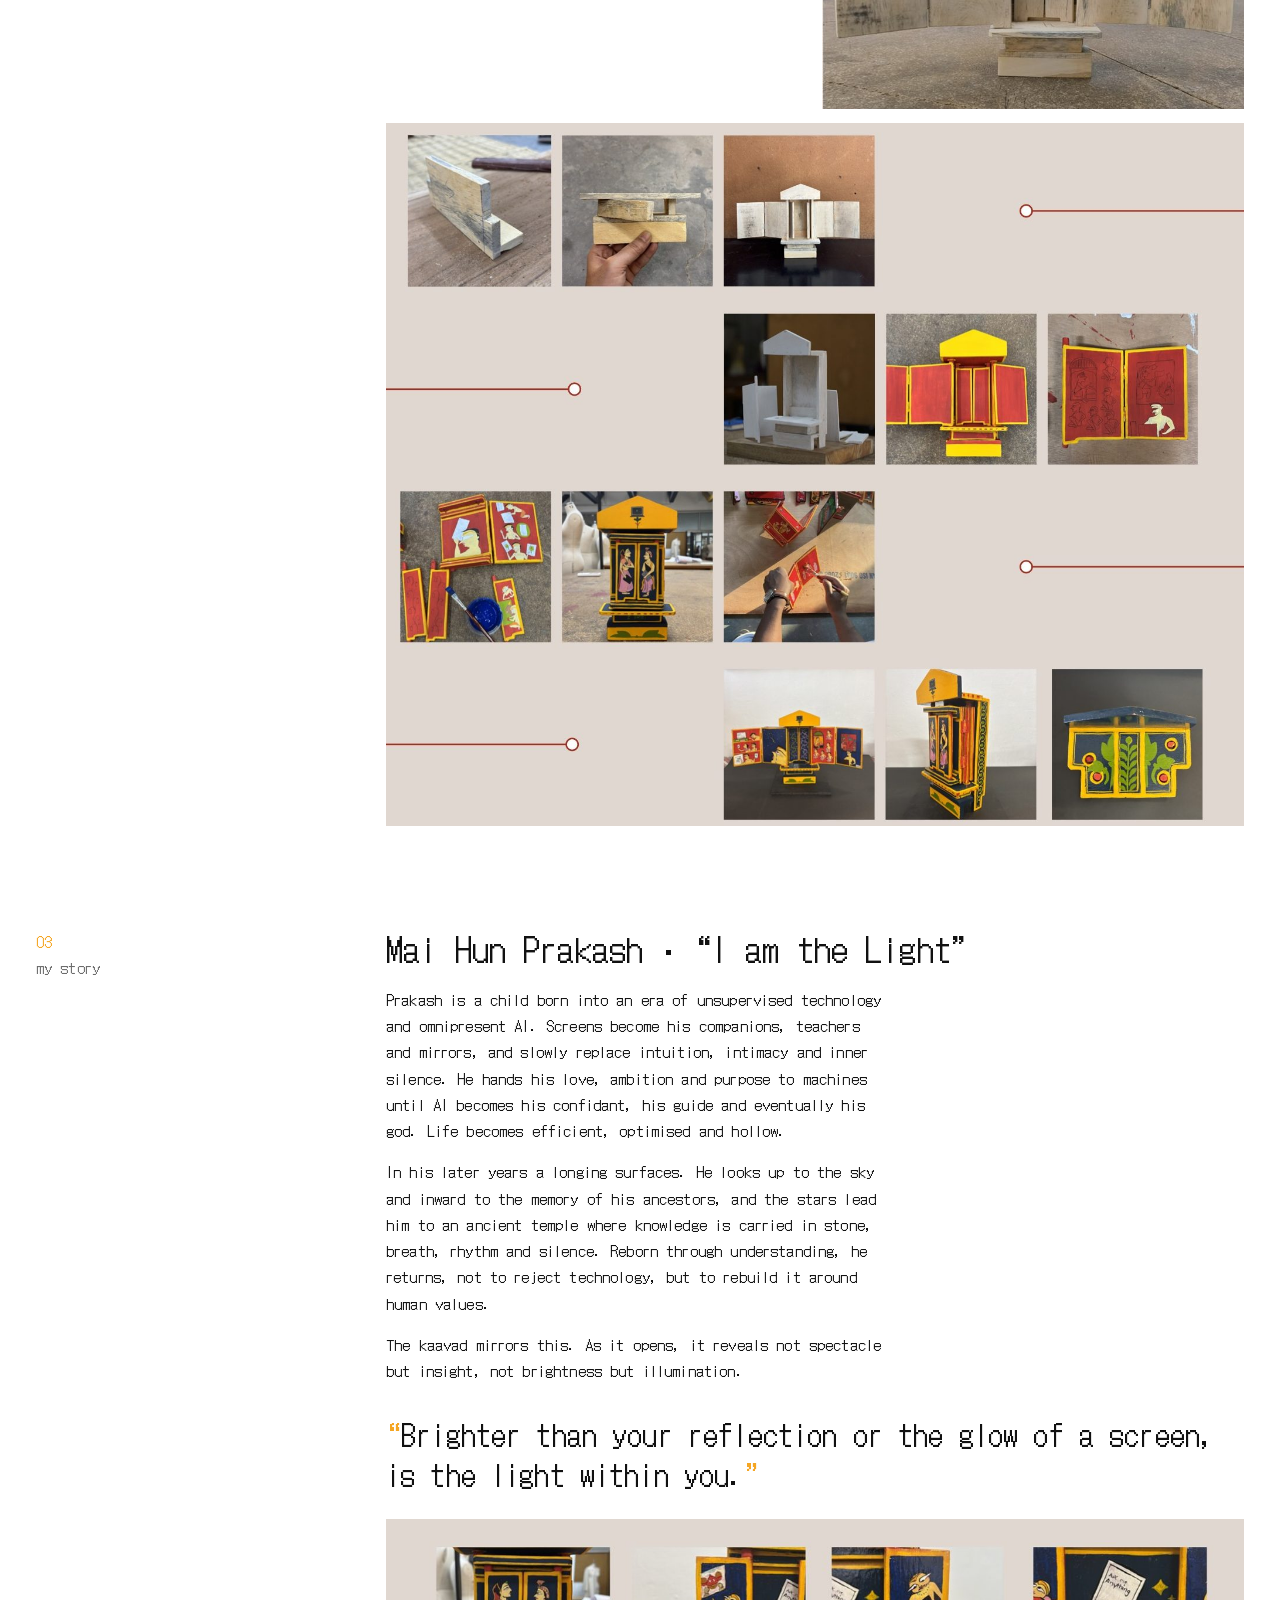
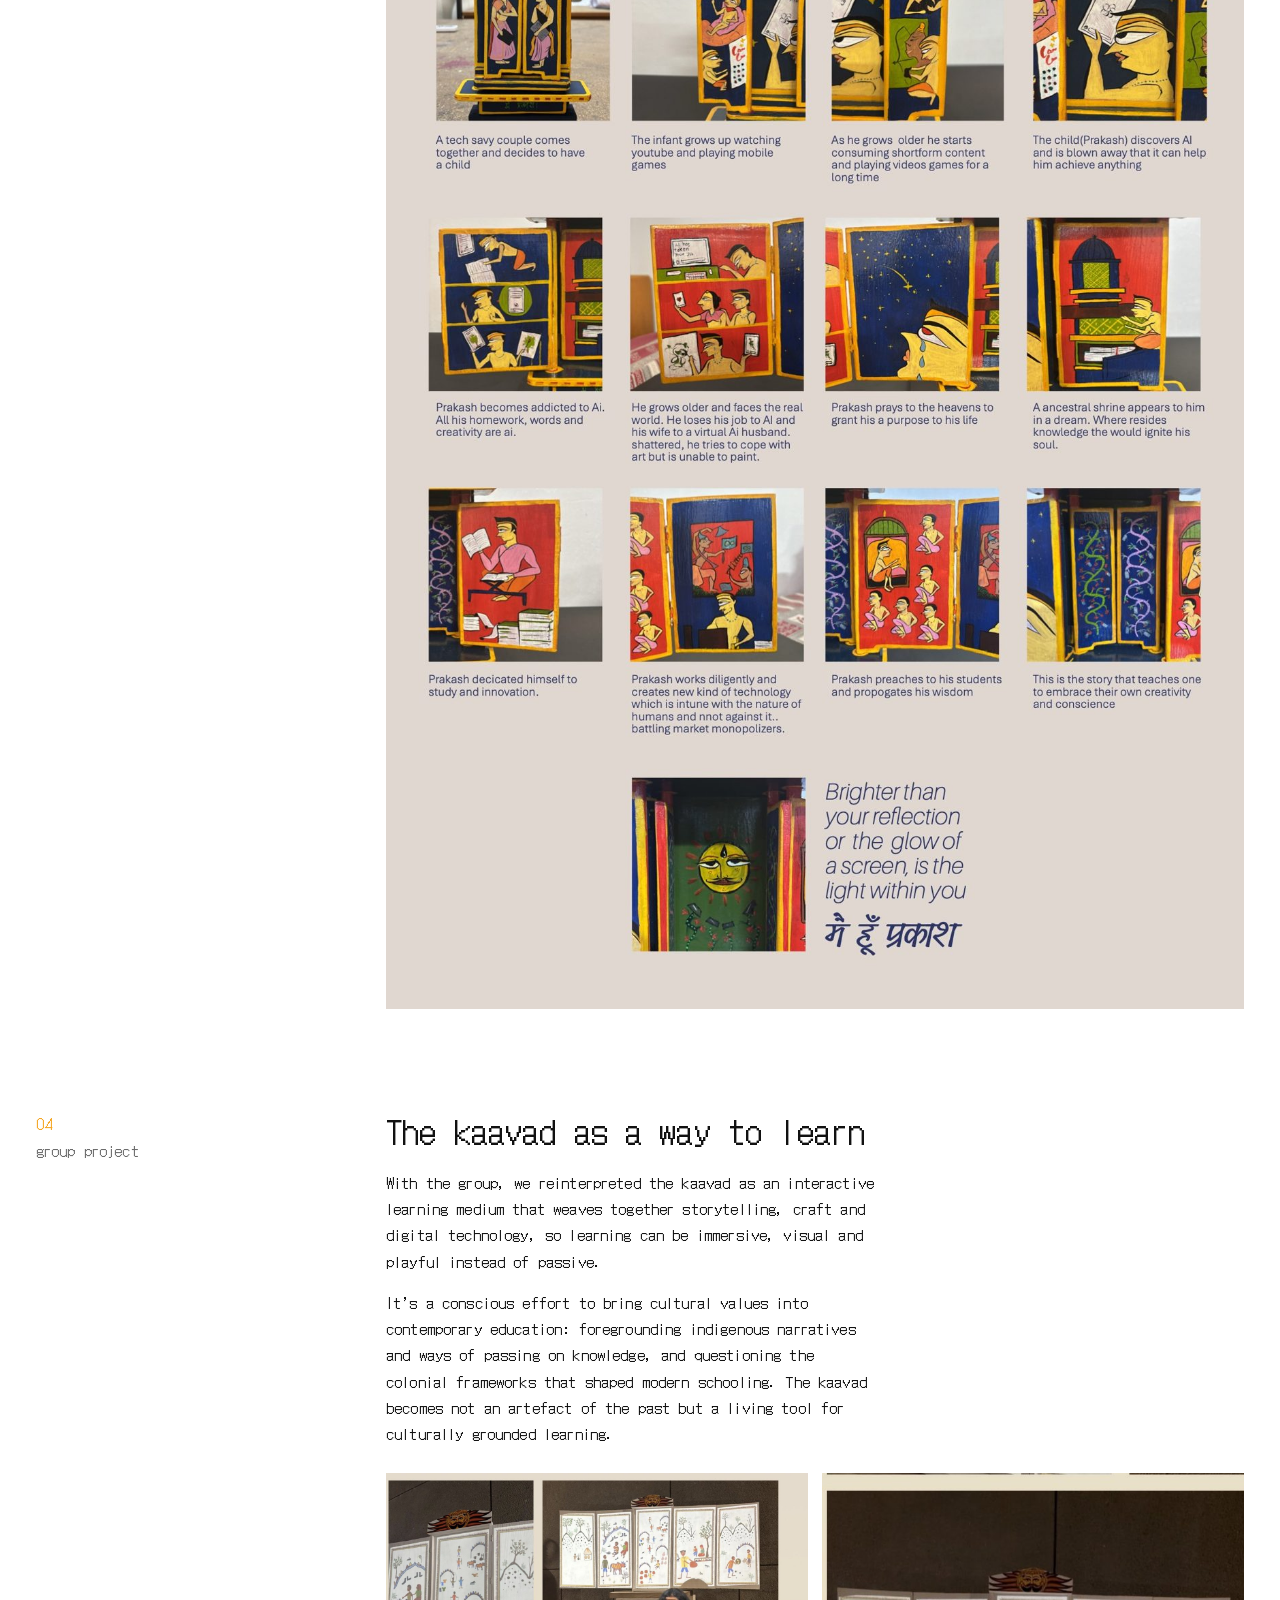
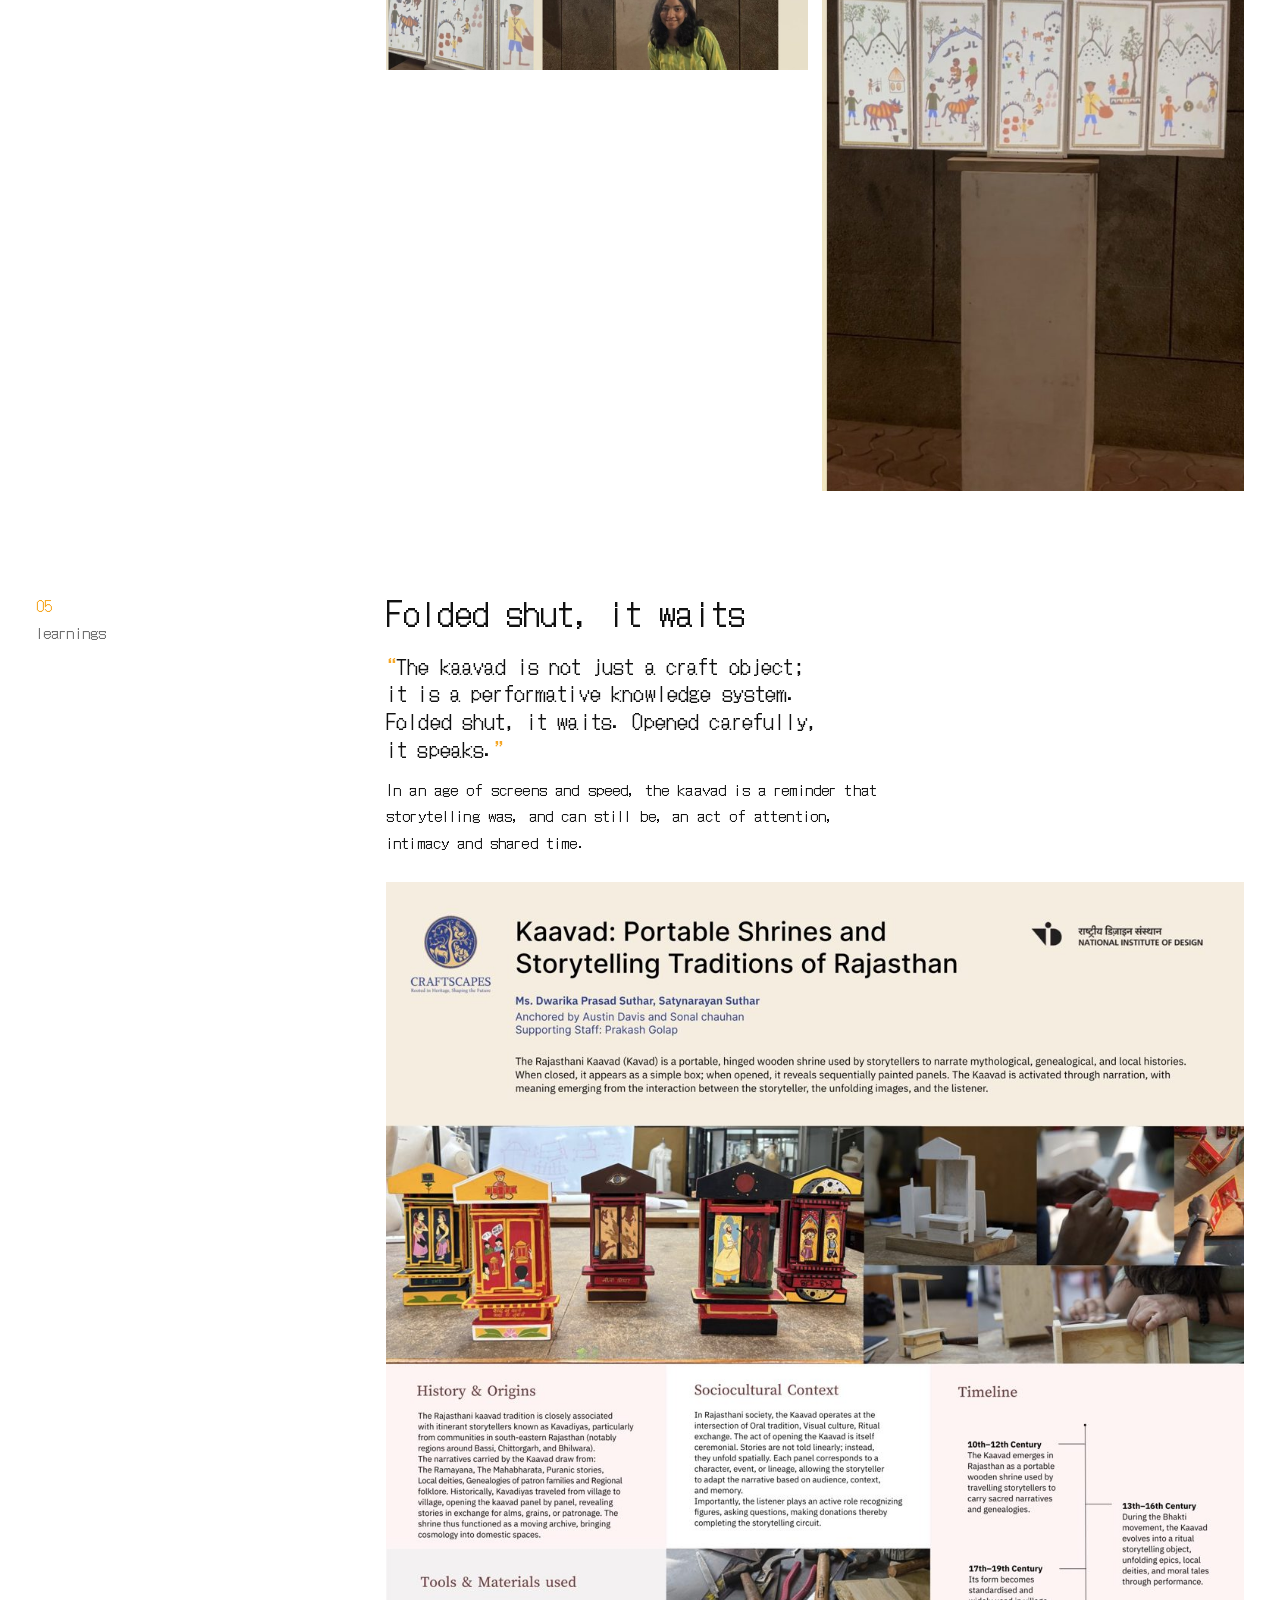
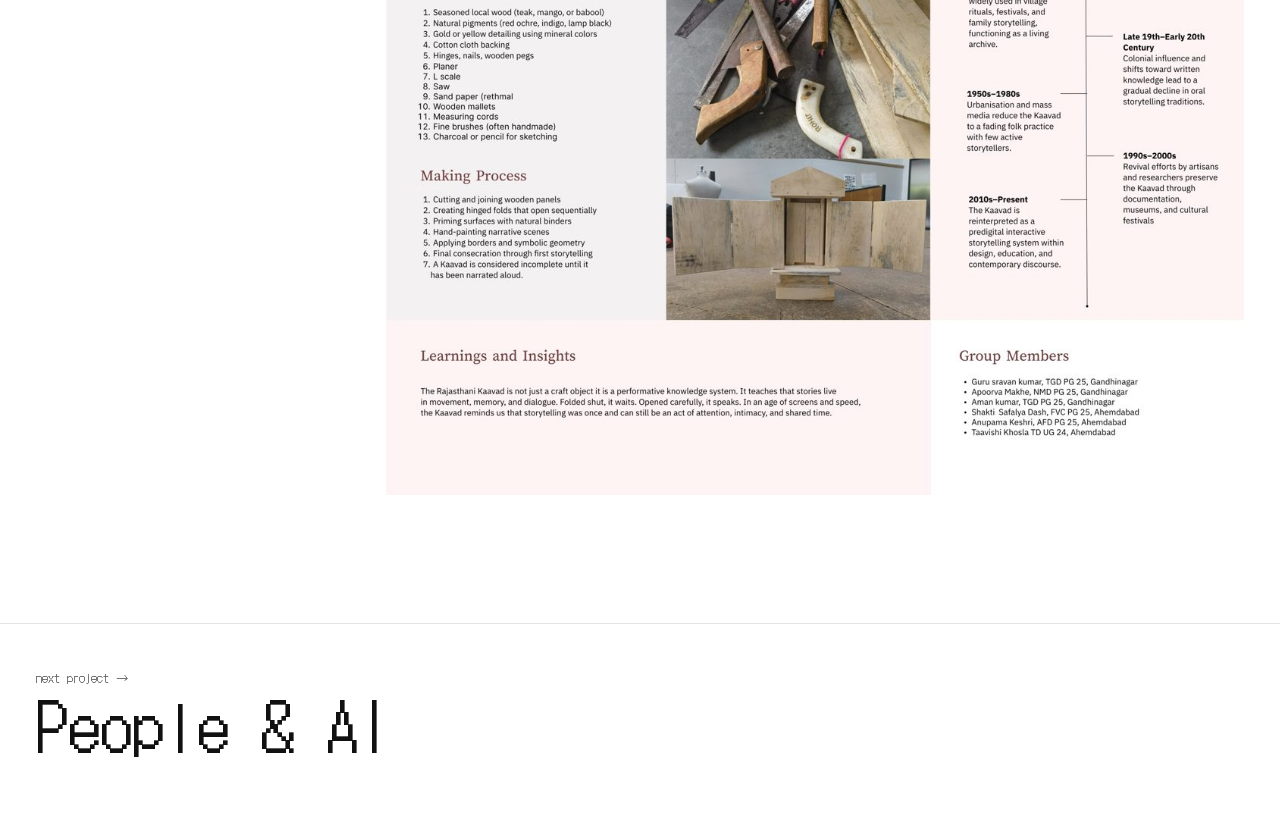
<file: case-kaavad.html>
<!doctype html>
<html lang="en">
<head>
  <meta charset="utf-8">
  <meta name="viewport" content="width=device-width, initial-scale=1">
  <title>Kaavad · Apoorva Makhe</title>
  <link rel="preconnect" href="https://fonts.googleapis.com">
  <link rel="preconnect" href="https://fonts.gstatic.com" crossorigin>
  <link href="https://fonts.googleapis.com/css2?family=DotGothic16&display=swap" rel="stylesheet">
  <link rel="stylesheet" href="case.css">
  <link rel="stylesheet" href="grid.css">
</head>
<body class="case">
  <header class="bar">
    <a class="back" href="work.html">← projects</a>
    <a class="home" href="index.html" aria-label="Back home">
      <svg class="door" viewBox="0 0 80 102" aria-hidden="true">
          <!-- dark doorway, slightly wobbly ink edges -->
          <path d="M32.4 5.2 L44 4.6 L58 5.1 L75.2 4.4 L74.6 22 L75.4 41 L74.8 60 L75.6 78 L75.1 95.4 L60 94.8 L46 95.6 L32 95 Z" fill="currentColor"/>
          <!-- a few specks of light in the dark -->
          <g fill="#fff" opacity=".85">
            <rect x="55" y="18" width=".9" height=".9"/><rect x="63" y="27" width=".7" height=".7"/>
            <rect x="50" y="38" width=".8" height=".8"/><rect x="67" y="49" width=".9" height=".9"/>
            <rect x="57" y="61" width=".7" height=".7"/><rect x="45" y="70" width=".9" height=".9"/>
            <rect x="64" y="77" width=".8" height=".8"/><rect x="52" y="86" width=".7" height=".7"/>
          </g>
          <!-- the door, swung open toward us -->
          <path d="M2.2 2.4 L18 3.6 L33.2 5.6 L32.4 50 L32.8 93.6 L18 96.8 L4.2 100.2 L3.4 50 Z"
                fill="#fff" stroke="currentColor" stroke-width="1.9" stroke-linejoin="round"/>
          <!-- door edge thickness -->
          <path d="M2.2 2.4 L0.9 3.4 L1.6 50 L2.6 99.6 L4.2 100.2" fill="none" stroke="currentColor" stroke-width="1.3" stroke-linejoin="round"/>
          <!-- inset panels -->
          <path d="M10.4 13.2 L20 13.8 L29 14.6 L28.7 32 L28.6 49.4 L20 50 L11.7 50.7 L11 32 Z"
                fill="none" stroke="currentColor" stroke-width="1.3" stroke-linejoin="round"/>
          <path d="M11.2 61.2 L20 60 L28.1 59 L27.9 71 L27.7 83.4 L20 85 L11.3 86.6 L11.1 74 Z"
                fill="none" stroke="currentColor" stroke-width="1.3" stroke-linejoin="round"/>
          <!-- knob -->
          <circle cx="8.6" cy="54.6" r="1.9" fill="currentColor"/>
        </svg>
      <span>AM</span>
    </a>
  </header>

  <main>
    <section class="intro">
      <p class="kicker">Craftscapes · NID</p>
      <h1 aria-label="Kaavad"><span>K</span><span>a</span><span>a</span><span>v</span><span>a</span><span>d</span></h1>
      <p class="lede reveal">Portable shrines &amp; storytelling traditions of Rajasthan, and Mai Hun Prakash, a story for a kaavad of my own.</p>
      <dl class="meta reveal"><div><dt>Craft guides</dt><dd>Dwarika Prasad Suthar, Satyanarayan Suthar</dd></div><div><dt>Anchored by</dt><dd>Austin Davis and Sonal Chauhan · Supporting staff: Prakash Golap</dd></div><div><dt>Group</dt><dd>Guru Sravan Kumar, Apoorva Makhe, Aman Kumar, Shakti Safalya Dash, Anupama Keshri, Taavishi Khosla</dd></div><div><dt>My kaavad</dt><dd>Mai Hun Prakash · “I am the Light” · Apoorva Makhe, NMD 25</dd></div></dl>
    </section>

    <div class="hero reveal"><div class="figs"><figure><img src="images/cases/kaavad/hero.jpg" alt="Mai Hun Prakash, closed and opened"></figure></div></div>

  <section class="sec">
    <div class="label"><b>01</b>the craft</div>
    <div class="body">
      <h2 class="reveal">A shrine that tells stories</h2>
      <p>The Rajasthani kaavad is a portable, hinged wooden shrine. Closed, it looks like a simple box; opened, it reveals painted panels one after another. It comes alive through narration, with meaning emerging between the storyteller, the unfolding images and the listener.</p><p>Itinerant storytellers called Kavadiyas, from south-eastern Rajasthan around Bassi, Chittorgarh and Bhilwara, carried kaavads from village to village: the Ramayana, the Mahabharata, Puranic stories, local deities and the genealogies of patron families. Stories aren’t told in a line; they unfold in space, panel by panel, and the listener completes the circuit by recognising figures, asking questions and giving.</p><div class="figs  reveal"><div class=""><figure><img src="images/cases/kaavad/shrines.jpg" alt="Kaavads made by the group" loading="lazy"></figure></div></div>
    </div>
  </section>
  <section class="sec">
    <div class="label"><b>02</b>making</div>
    <div class="body">
      <h2 class="reveal">Wood, pigment and hinges</h2>
      <p>Seasoned local wood (teak, mango or babool), natural pigments like red ochre, indigo and lamp black, gold or yellow mineral detailing, cotton cloth backing, hinges, nails and wooden pegs, shaped with planes, saws, mallets and fine handmade brushes.</p><p>Panels are cut and joined, hinged to open in sequence, primed with natural binders, hand-painted, and finished with borders and symbolic geometry.</p><p class="quote small reveal">A kaavad is considered incomplete until it has been narrated aloud.</p><div class="figs two reveal"><div class=""><figure><img src="images/cases/kaavad/making.jpg" alt="Building the kaavad form" loading="lazy"></figure></div><div class=""><figure><img src="images/cases/kaavad/tools.jpg" alt="Tools and an unpainted kaavad" loading="lazy"></figure></div><div class="full"><figure><img src="images/cases/kaavad/process.jpg" alt="My making process, from block to painted shrine" loading="lazy"></figure></div></div>
    </div>
  </section>
  <section class="sec">
    <div class="label"><b>03</b>my story</div>
    <div class="body">
      <h2 class="reveal">Mai Hun Prakash · “I am the Light”</h2>
      <p>Prakash is a child born into an era of unsupervised technology and omnipresent AI. Screens become his companions, teachers and mirrors, and slowly replace intuition, intimacy and inner silence. He hands his love, ambition and purpose to machines until AI becomes his confidant, his guide and eventually his god. Life becomes efficient, optimised and hollow.</p><p>In his later years a longing surfaces. He looks up to the sky and inward to the memory of his ancestors, and the stars lead him to an ancient temple where knowledge is carried in stone, breath, rhythm and silence. Reborn through understanding, he returns, not to reject technology, but to rebuild it around human values.</p><p>The kaavad mirrors this. As it opens, it reveals not spectacle but insight, not brightness but illumination.</p><p class="quote reveal">Brighter than your reflection or the glow of a screen, is the light within you.</p><div class="figs  reveal"><div class=""><figure><img src="images/cases/kaavad/story.jpg" alt="The story of Prakash, panel by panel" loading="lazy"></figure></div></div>
    </div>
  </section>
  <section class="sec">
    <div class="label"><b>04</b>group project</div>
    <div class="body">
      <h2 class="reveal">The kaavad as a way to learn</h2>
      <p>With the group, we reinterpreted the kaavad as an interactive learning medium that weaves together storytelling, craft and digital technology, so learning can be immersive, visual and playful instead of passive.</p><p>It’s a conscious effort to bring cultural values into contemporary education: foregrounding indigenous narratives and ways of passing on knowledge, and questioning the colonial frameworks that shaped modern schooling. The kaavad becomes not an artefact of the past but a living tool for culturally grounded learning.</p><div class="figs two reveal"><div class=""><figure><img src="images/cases/kaavad/install-a.jpg" alt="The group kaavad, displayed" loading="lazy"></figure></div><div class=""><figure><img src="images/cases/kaavad/install-b.jpg" alt="Illustrated panels on a plinth" loading="lazy"></figure></div></div>
    </div>
  </section>
  <section class="sec">
    <div class="label"><b>05</b>learnings</div>
    <div class="body">
      <h2 class="reveal">Folded shut, it waits</h2>
      <p class="quote small reveal">The kaavad is not just a craft object; it is a performative knowledge system. Folded shut, it waits. Opened carefully, it speaks.</p><p>In an age of screens and speed, the kaavad is a reminder that storytelling was, and can still be, an act of attention, intimacy and shared time.</p><div class="figs  reveal"><div class=""><figure><img src="images/cases/kaavad/poster.jpg" alt="Craftscapes poster: Kaavad" loading="lazy"></figure></div></div>
    </div>
  </section>

    <a class="next" href="case-research.html"><small>next project →</small><strong>People &amp; AI</strong></a>
  </main>

  <div class="viewer" hidden><img alt=""></div>
  <script src="case.js"></script>
</body>
</html>
</file>
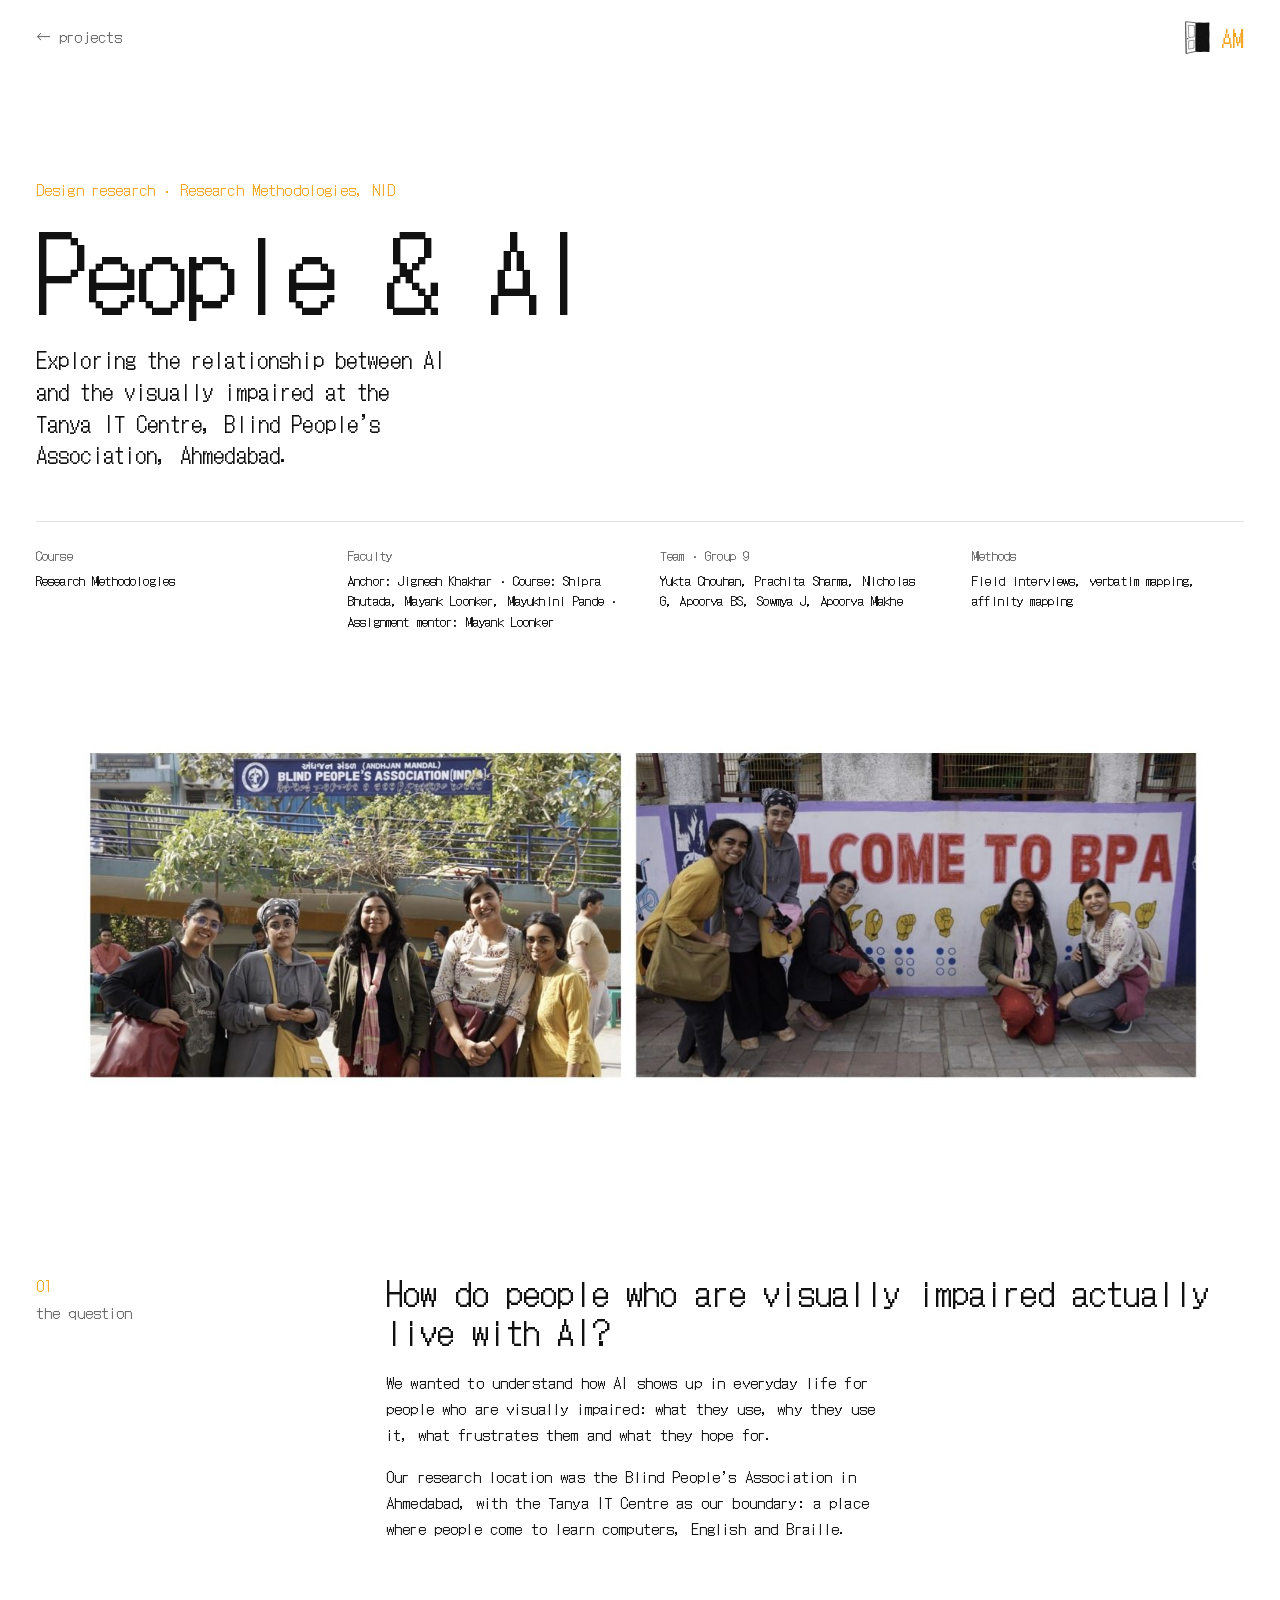
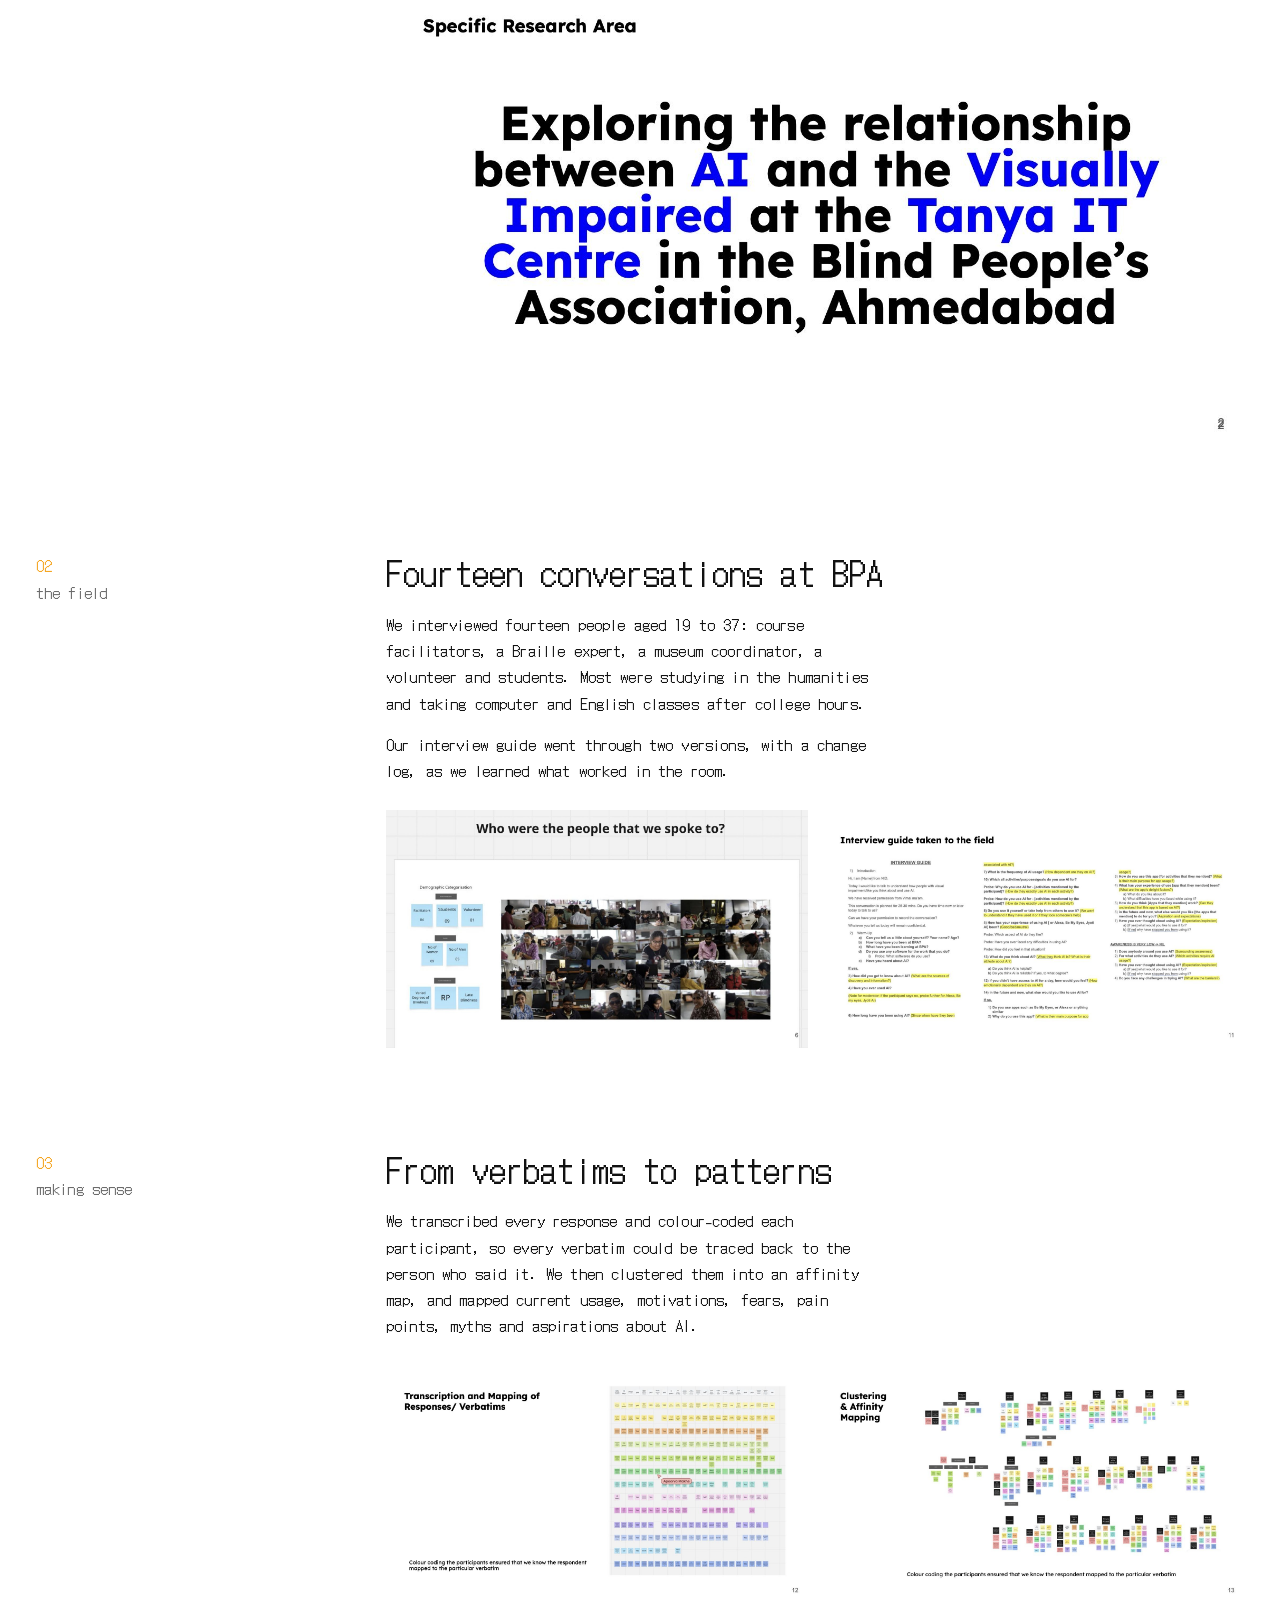
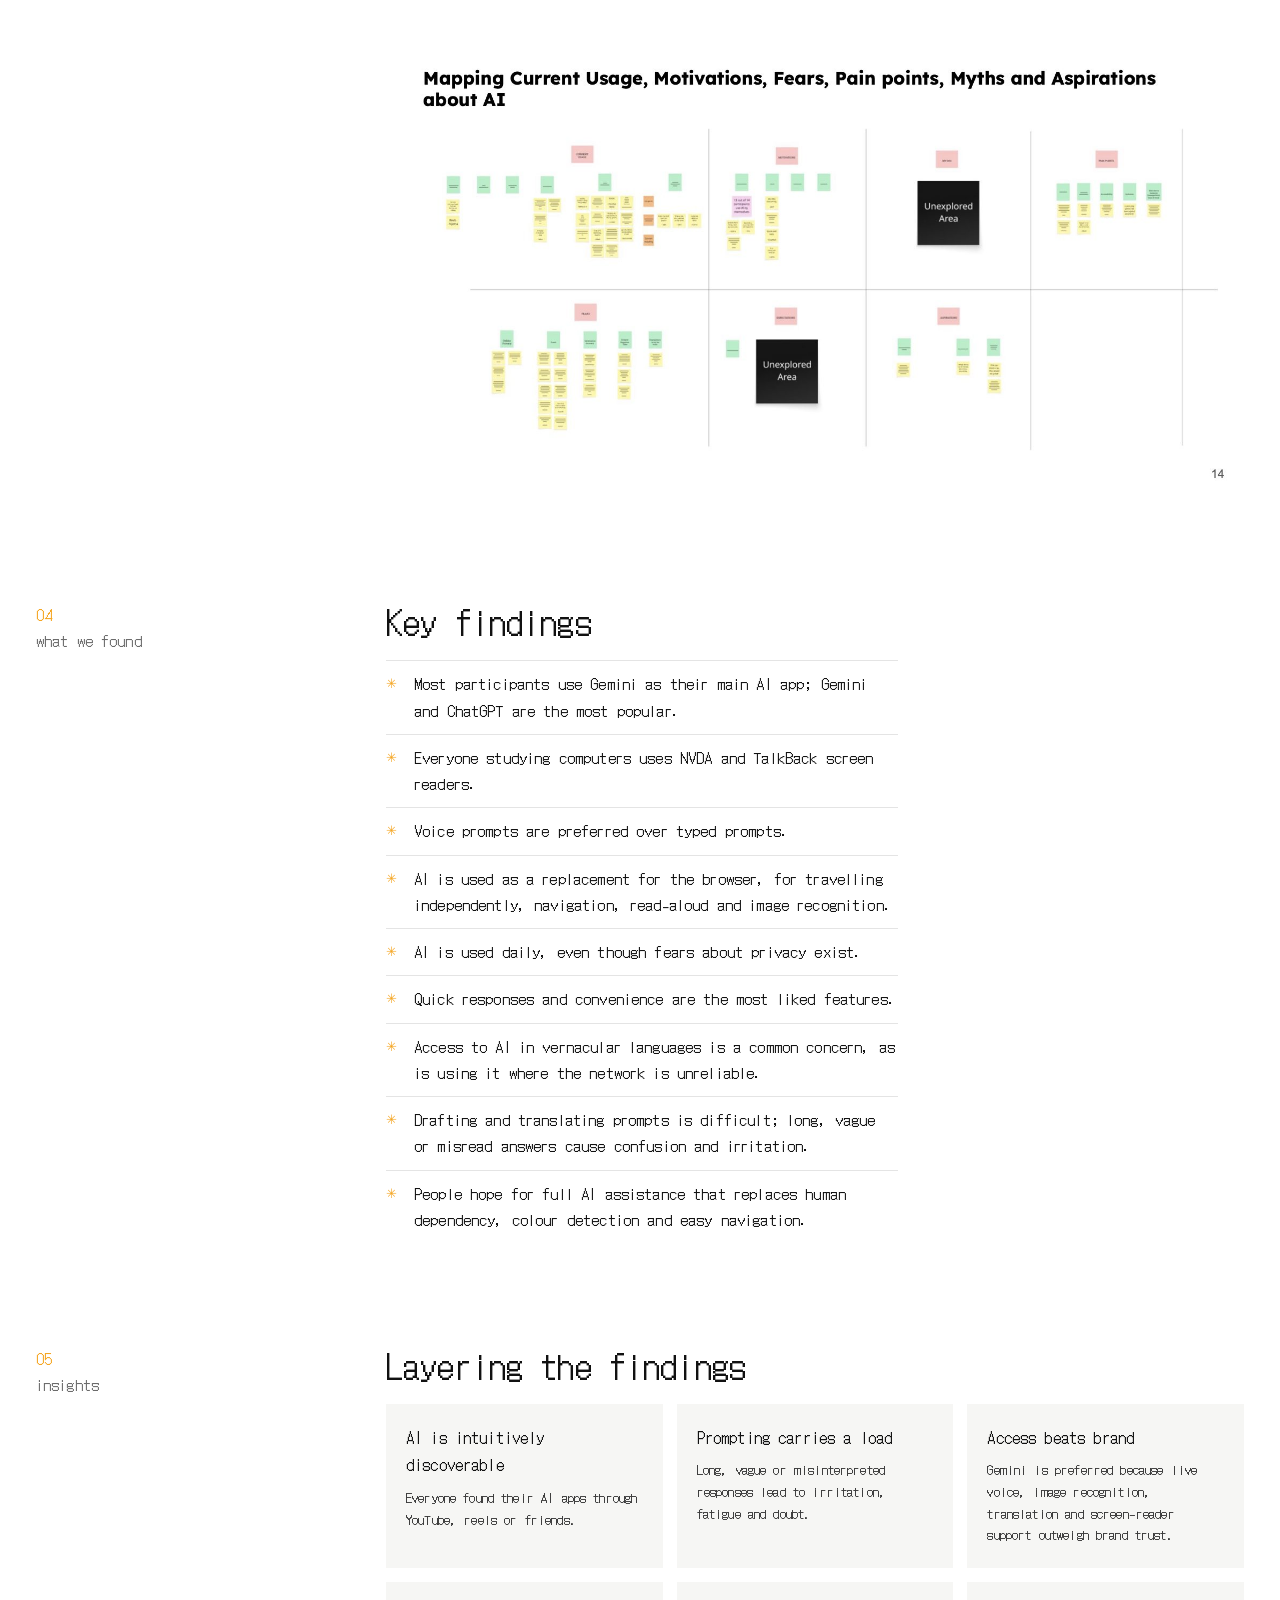
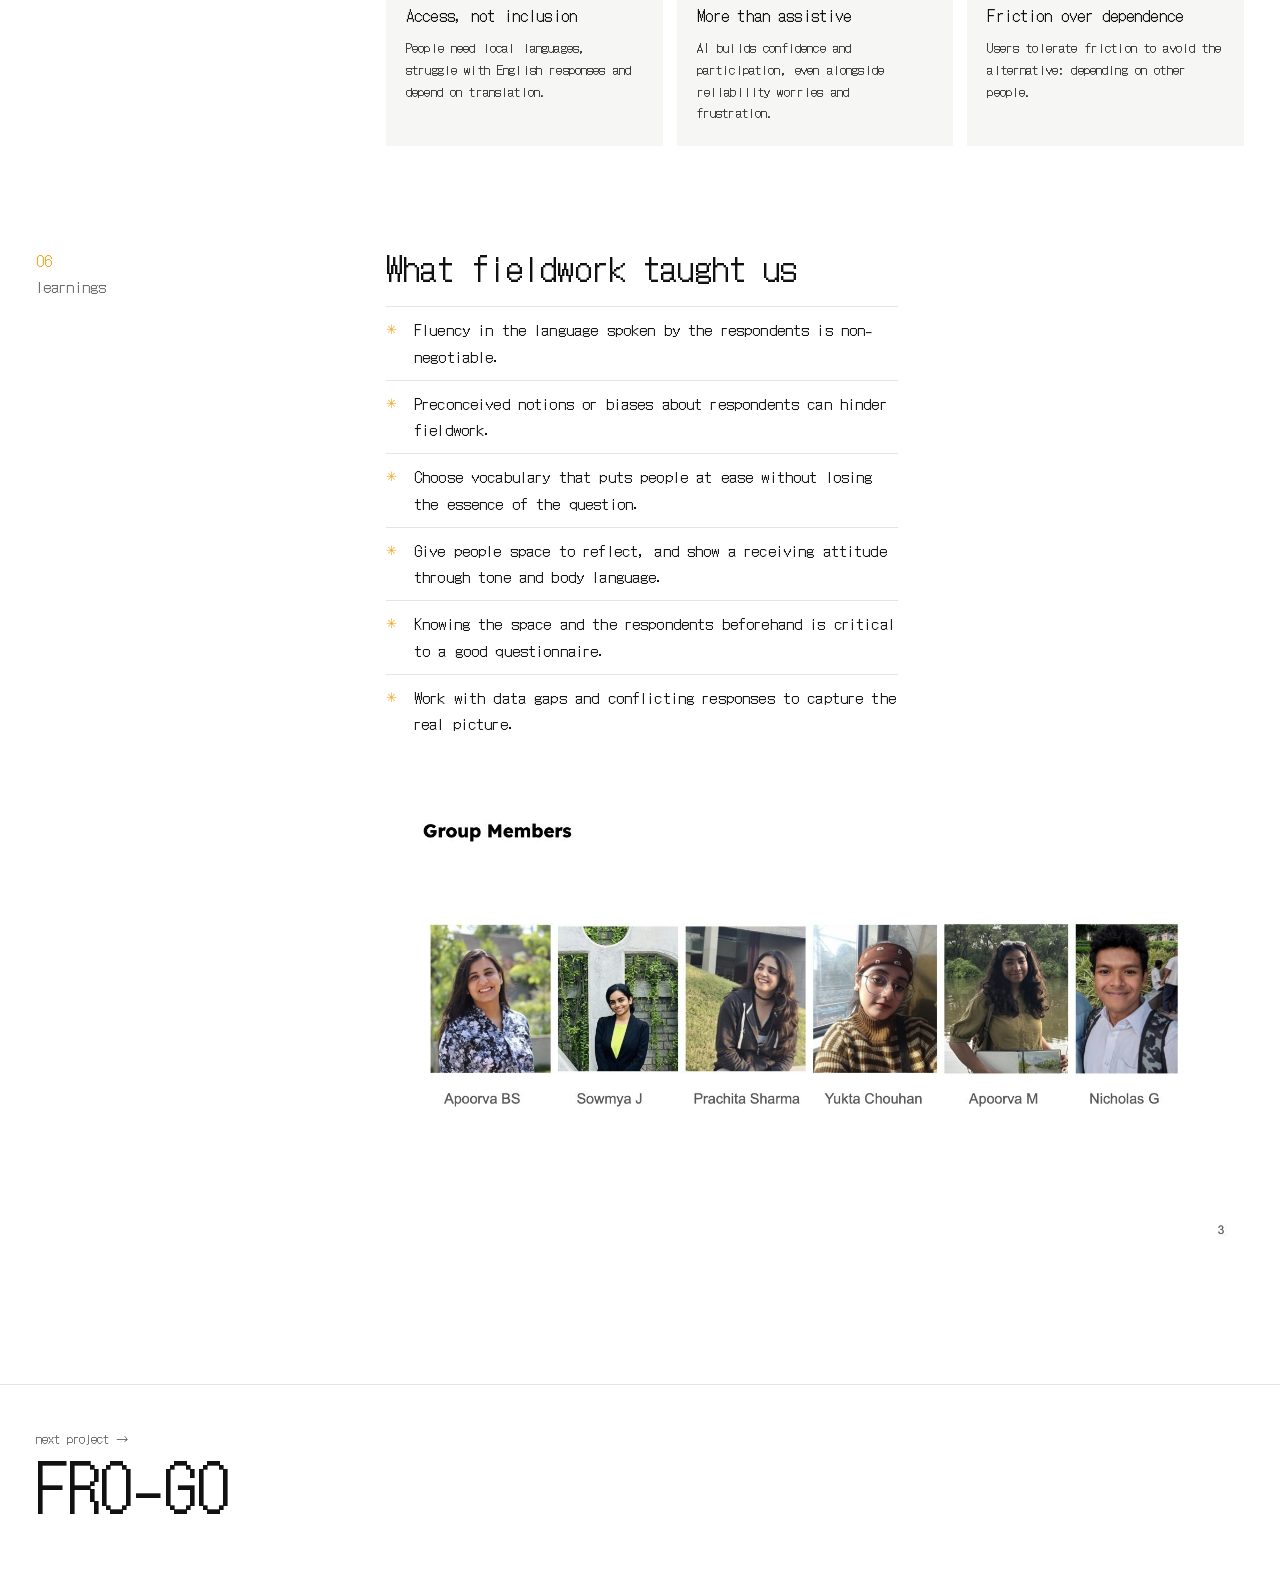
<file: case-research.html>
<!doctype html>
<html lang="en">
<head>
  <meta charset="utf-8">
  <meta name="viewport" content="width=device-width, initial-scale=1">
  <title>People &amp; AI · Apoorva Makhe</title>
  <link rel="preconnect" href="https://fonts.googleapis.com">
  <link rel="preconnect" href="https://fonts.gstatic.com" crossorigin>
  <link href="https://fonts.googleapis.com/css2?family=DotGothic16&display=swap" rel="stylesheet">
  <link rel="stylesheet" href="case.css">
  <link rel="stylesheet" href="grid.css">
</head>
<body class="case">
  <header class="bar">
    <a class="back" href="work.html">← projects</a>
    <a class="home" href="index.html" aria-label="Back home">
      <svg class="door" viewBox="0 0 80 102" aria-hidden="true">
          <!-- dark doorway, slightly wobbly ink edges -->
          <path d="M32.4 5.2 L44 4.6 L58 5.1 L75.2 4.4 L74.6 22 L75.4 41 L74.8 60 L75.6 78 L75.1 95.4 L60 94.8 L46 95.6 L32 95 Z" fill="currentColor"/>
          <!-- a few specks of light in the dark -->
          <g fill="#fff" opacity=".85">
            <rect x="55" y="18" width=".9" height=".9"/><rect x="63" y="27" width=".7" height=".7"/>
            <rect x="50" y="38" width=".8" height=".8"/><rect x="67" y="49" width=".9" height=".9"/>
            <rect x="57" y="61" width=".7" height=".7"/><rect x="45" y="70" width=".9" height=".9"/>
            <rect x="64" y="77" width=".8" height=".8"/><rect x="52" y="86" width=".7" height=".7"/>
          </g>
          <!-- the door, swung open toward us -->
          <path d="M2.2 2.4 L18 3.6 L33.2 5.6 L32.4 50 L32.8 93.6 L18 96.8 L4.2 100.2 L3.4 50 Z"
                fill="#fff" stroke="currentColor" stroke-width="1.9" stroke-linejoin="round"/>
          <!-- door edge thickness -->
          <path d="M2.2 2.4 L0.9 3.4 L1.6 50 L2.6 99.6 L4.2 100.2" fill="none" stroke="currentColor" stroke-width="1.3" stroke-linejoin="round"/>
          <!-- inset panels -->
          <path d="M10.4 13.2 L20 13.8 L29 14.6 L28.7 32 L28.6 49.4 L20 50 L11.7 50.7 L11 32 Z"
                fill="none" stroke="currentColor" stroke-width="1.3" stroke-linejoin="round"/>
          <path d="M11.2 61.2 L20 60 L28.1 59 L27.9 71 L27.7 83.4 L20 85 L11.3 86.6 L11.1 74 Z"
                fill="none" stroke="currentColor" stroke-width="1.3" stroke-linejoin="round"/>
          <!-- knob -->
          <circle cx="8.6" cy="54.6" r="1.9" fill="currentColor"/>
        </svg>
      <span>AM</span>
    </a>
  </header>

  <main>
    <section class="intro">
      <p class="kicker">Design research · Research Methodologies, NID</p>
      <h1 aria-label="People &amp; AI"><span>P</span><span>e</span><span>o</span><span>p</span><span>l</span><span>e</span><span>&nbsp;</span><span>&amp;</span><span>&nbsp;</span><span>A</span><span>I</span></h1>
      <p class="lede reveal">Exploring the relationship between AI and the visually impaired at the Tanya IT Centre, Blind People’s Association, Ahmedabad.</p>
      <dl class="meta reveal"><div><dt>Course</dt><dd>Research Methodologies</dd></div><div><dt>Faculty</dt><dd>Anchor: Jignesh Khakhar · Course: Shipra Bhutada, Mayank Loonker, Mayukhini Pande · Assignment mentor: Mayank Loonker</dd></div><div><dt>Team · Group 9</dt><dd>Yukta Chouhan, Prachita Sharma, Nicholas G, Apoorva BS, Sowmya J, Apoorva Makhe</dd></div><div><dt>Methods</dt><dd>Field interviews, verbatim mapping, affinity mapping</dd></div></dl>
    </section>

    <div class="hero reveal"><div class="figs"><figure><img src="images/cases/research/visit.jpg" alt="The team at the Blind People’s Association, Ahmedabad"></figure></div></div>

  <section class="sec">
    <div class="label"><b>01</b>the question</div>
    <div class="body">
      <h2 class="reveal">How do people who are visually impaired actually live with AI?</h2>
      <p>We wanted to understand how AI shows up in everyday life for people who are visually impaired: what they use, why they use it, what frustrates them and what they hope for.</p><p>Our research location was the Blind People’s Association in Ahmedabad, with the Tanya IT Centre as our boundary: a place where people come to learn computers, English and Braille.</p><div class="figs  reveal"><div class=""><figure><img src="images/cases/research/area.jpg" alt="Research area slide" loading="lazy"></figure></div></div>
    </div>
  </section>
  <section class="sec">
    <div class="label"><b>02</b>the field</div>
    <div class="body">
      <h2 class="reveal">Fourteen conversations at BPA</h2>
      <p>We interviewed fourteen people aged 19 to 37: course facilitators, a Braille expert, a museum coordinator, a volunteer and students. Most were studying in the humanities and taking computer and English classes after college hours.</p><p>Our interview guide went through two versions, with a change log, as we learned what worked in the room.</p><div class="figs two reveal"><div class=""><figure><img src="images/cases/research/people.jpg" alt="Who we spoke to" loading="lazy"></figure></div><div class=""><figure><img src="images/cases/research/guide.jpg" alt="Interview guide taken to the field" loading="lazy"></figure></div></div>
    </div>
  </section>
  <section class="sec">
    <div class="label"><b>03</b>making sense</div>
    <div class="body">
      <h2 class="reveal">From verbatims to patterns</h2>
      <p>We transcribed every response and colour-coded each participant, so every verbatim could be traced back to the person who said it. We then clustered them into an affinity map, and mapped current usage, motivations, fears, pain points, myths and aspirations about AI.</p><div class="figs two reveal"><div class=""><figure><img src="images/cases/research/verbatims.jpg" alt="Transcription and mapping of verbatims" loading="lazy"></figure></div><div class=""><figure><img src="images/cases/research/clustering.jpg" alt="Clustering and affinity mapping" loading="lazy"></figure></div><div class="full"><figure><img src="images/cases/research/mapping.jpg" alt="Mapping usage, motivations, fears, pain points, myths and aspirations" loading="lazy"></figure></div></div>
    </div>
  </section>
  <section class="sec">
    <div class="label"><b>04</b>what we found</div>
    <div class="body">
      <h2 class="reveal">Key findings</h2>
      <ul class="list reveal"><li>Most participants use Gemini as their main AI app; Gemini and ChatGPT are the most popular.</li><li>Everyone studying computers uses NVDA and TalkBack screen readers.</li><li>Voice prompts are preferred over typed prompts.</li><li>AI is used as a replacement for the browser, for travelling independently, navigation, read-aloud and image recognition.</li><li>AI is used daily, even though fears about privacy exist.</li><li>Quick responses and convenience are the most liked features.</li><li>Access to AI in vernacular languages is a common concern, as is using it where the network is unreliable.</li><li>Drafting and translating prompts is difficult; long, vague or misread answers cause confusion and irritation.</li><li>People hope for full AI assistance that replaces human dependency, colour detection and easy navigation.</li></ul>
    </div>
  </section>
  <section class="sec">
    <div class="label"><b>05</b>insights</div>
    <div class="body">
      <h2 class="reveal">Layering the findings</h2>
      <div class="cards reveal"><div class="c"><h4>AI is intuitively discoverable</h4><p>Everyone found their AI apps through YouTube, reels or friends.</p></div><div class="c"><h4>Prompting carries a load</h4><p>Long, vague or misinterpreted responses lead to irritation, fatigue and doubt.</p></div><div class="c"><h4>Access beats brand</h4><p>Gemini is preferred because live voice, image recognition, translation and screen-reader support outweigh brand trust.</p></div><div class="c"><h4>Access, not inclusion</h4><p>People need local languages, struggle with English responses and depend on translation.</p></div><div class="c"><h4>More than assistive</h4><p>AI builds confidence and participation, even alongside reliability worries and frustration.</p></div><div class="c"><h4>Friction over dependence</h4><p>Users tolerate friction to avoid the alternative: depending on other people.</p></div></div>
    </div>
  </section>
  <section class="sec">
    <div class="label"><b>06</b>learnings</div>
    <div class="body">
      <h2 class="reveal">What fieldwork taught us</h2>
      <ul class="list reveal"><li>Fluency in the language spoken by the respondents is non-negotiable.</li><li>Preconceived notions or biases about respondents can hinder fieldwork.</li><li>Choose vocabulary that puts people at ease without losing the essence of the question.</li><li>Give people space to reflect, and show a receiving attitude through tone and body language.</li><li>Knowing the space and the respondents beforehand is critical to a good questionnaire.</li><li>Work with data gaps and conflicting responses to capture the real picture.</li></ul><div class="figs  reveal"><div class=""><figure><img src="images/cases/research/team.jpg" alt="Group 9" loading="lazy"></figure></div></div>
    </div>
  </section>

    <a class="next" href="case-frogo.html"><small>next project →</small><strong>FRO-GO</strong></a>
  </main>

  <div class="viewer" hidden><img alt=""></div>
  <script src="case.js"></script>
</body>
</html>
</file>
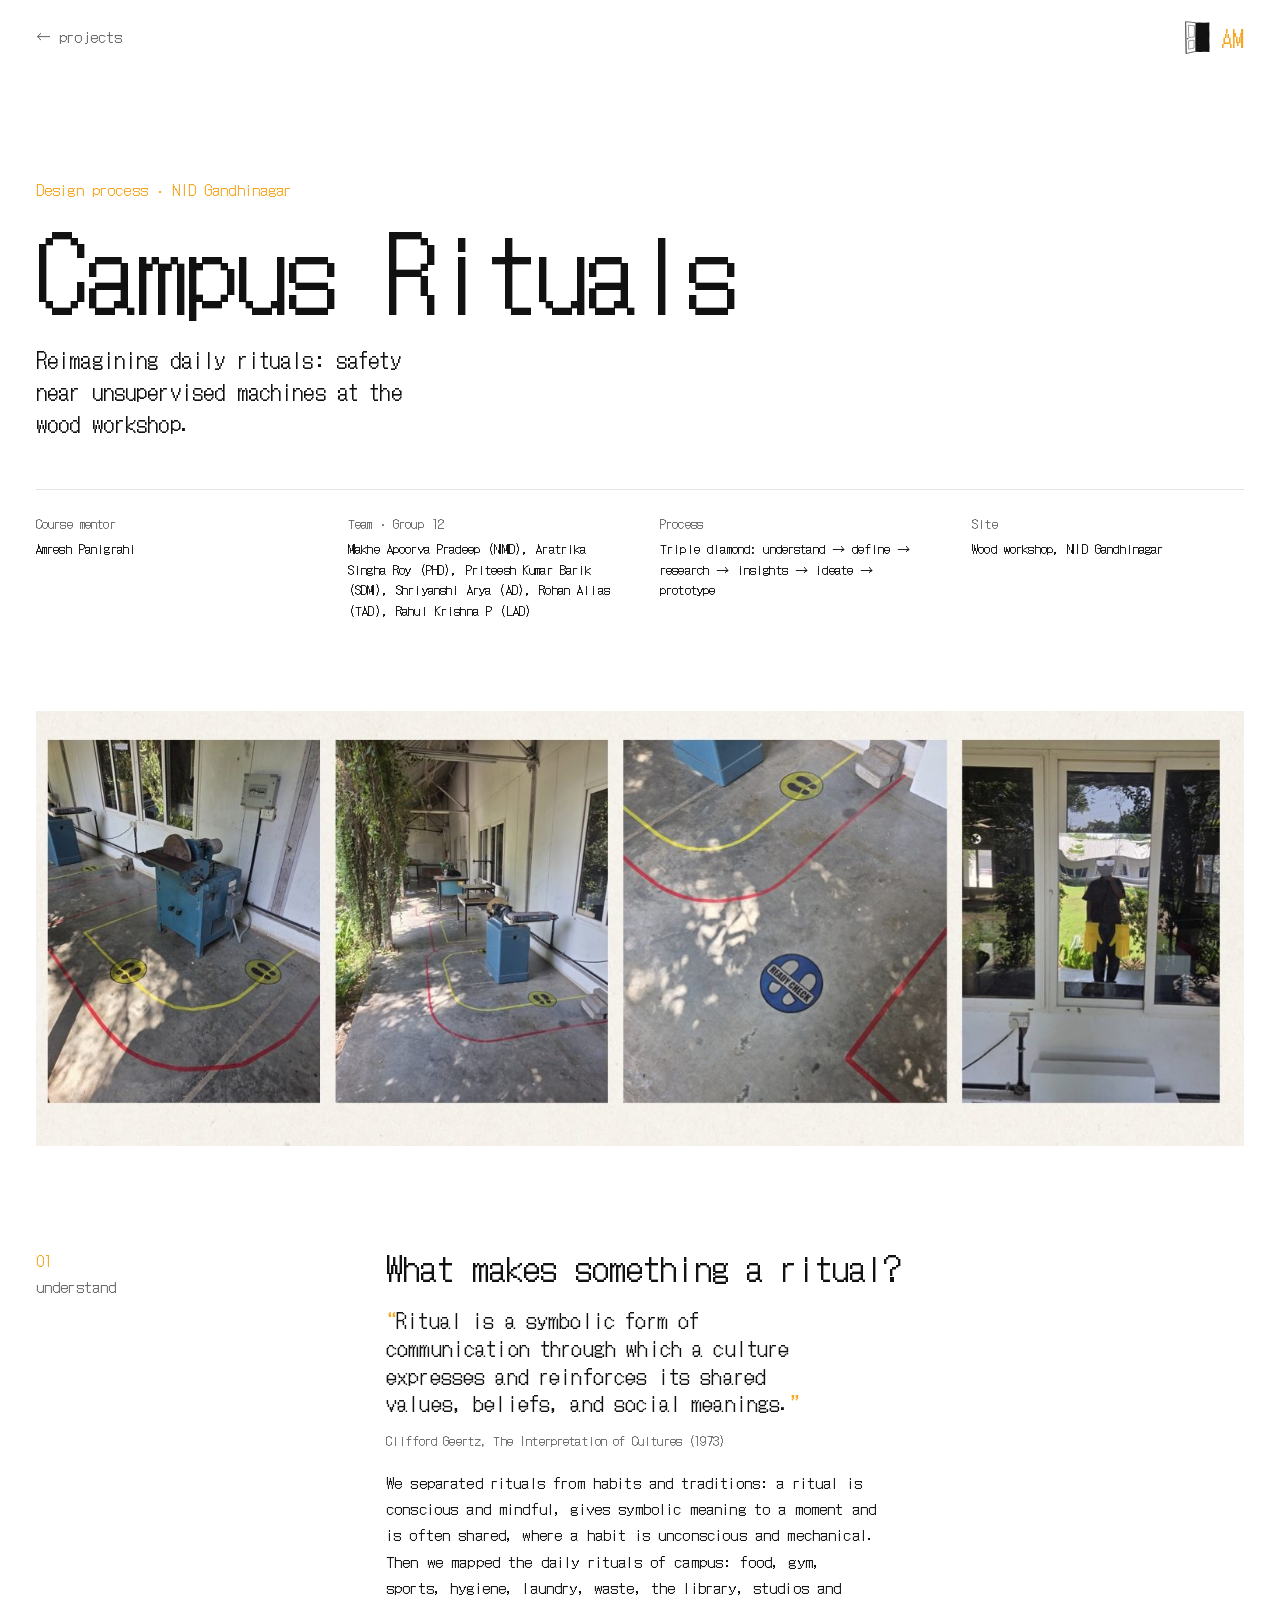
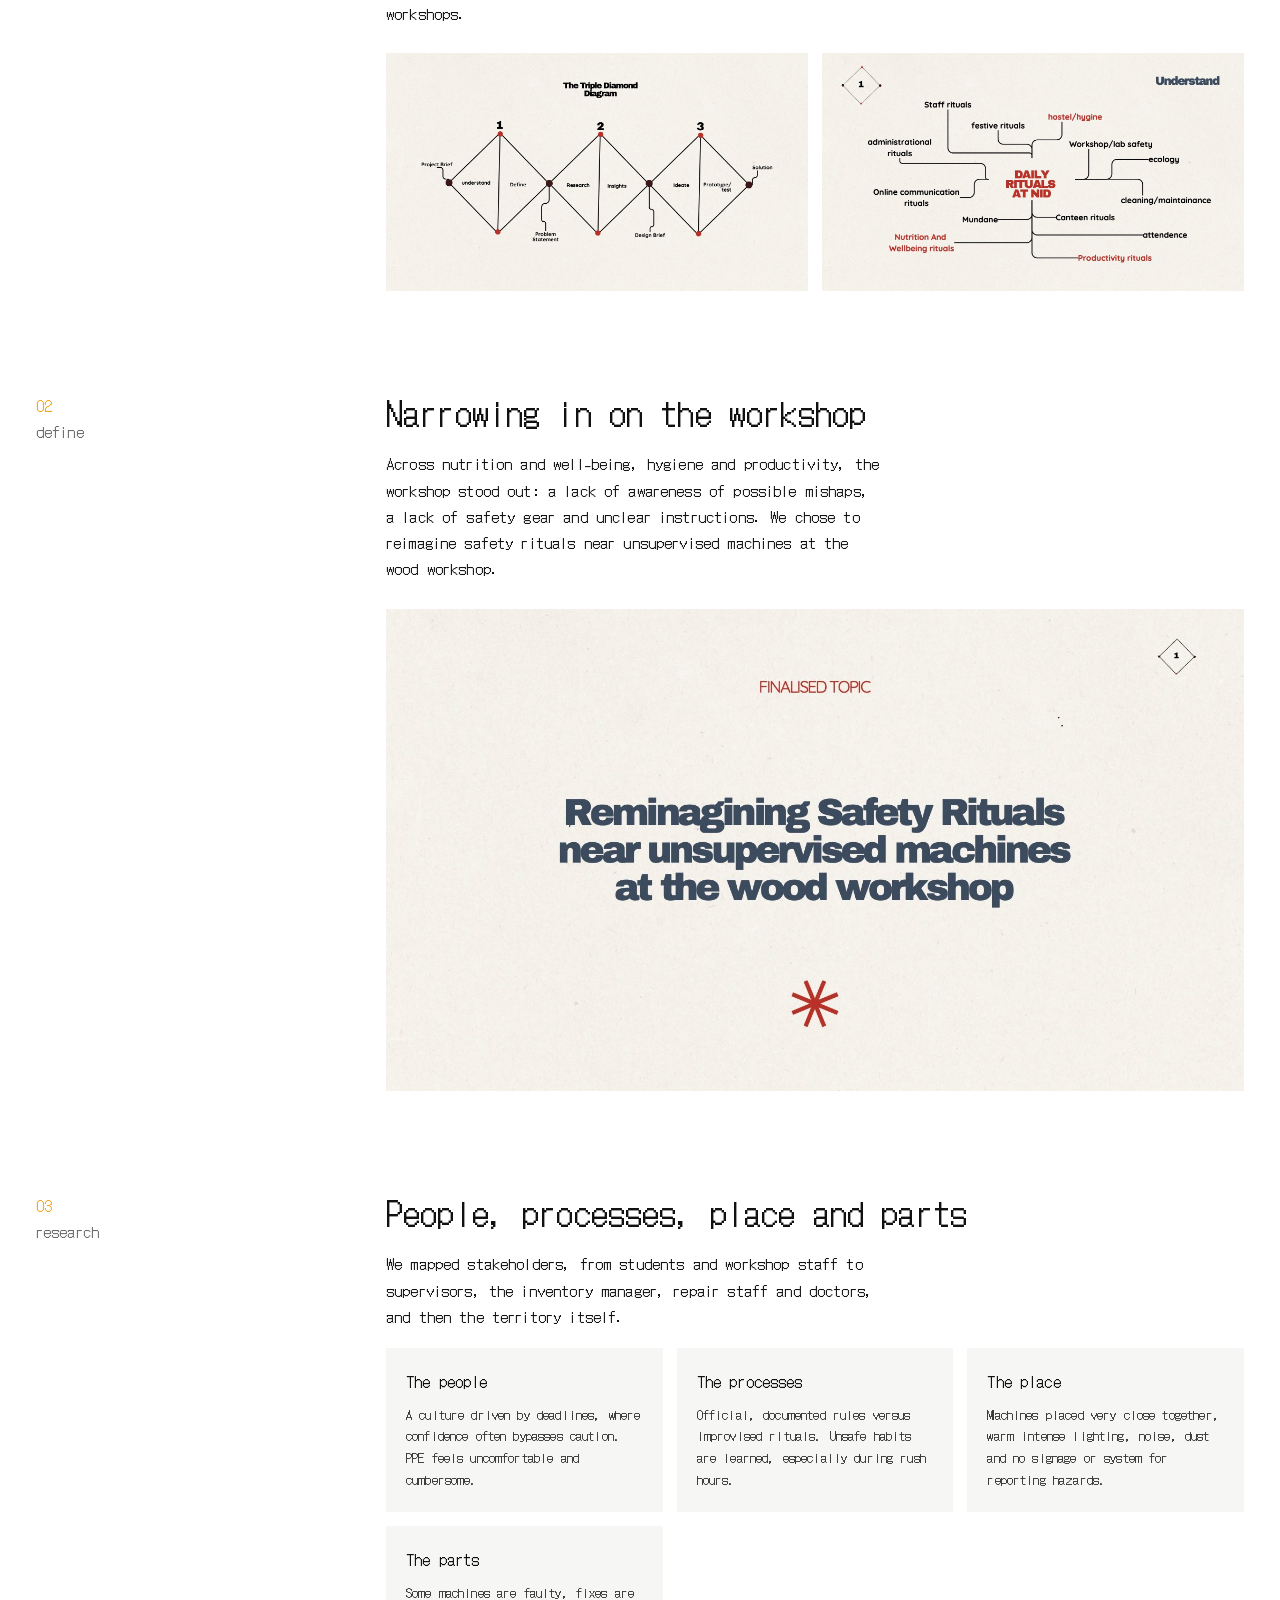
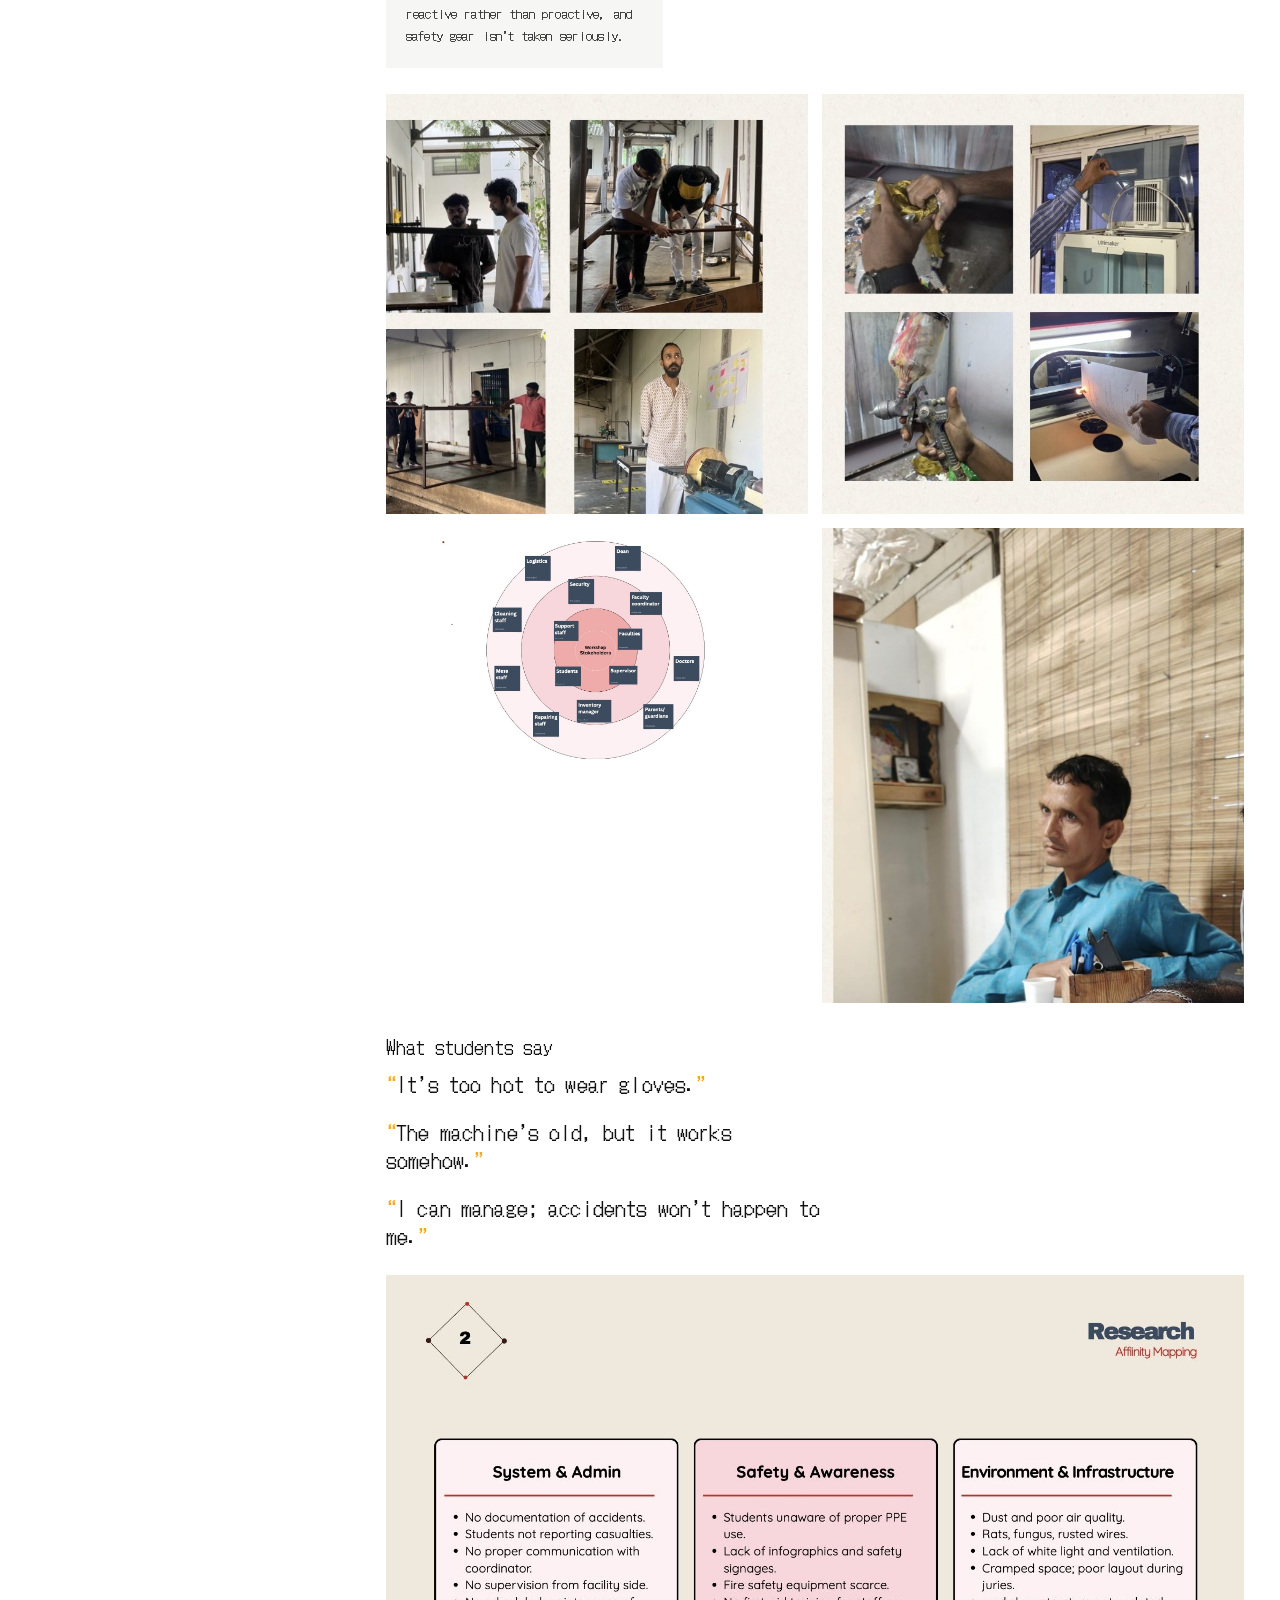
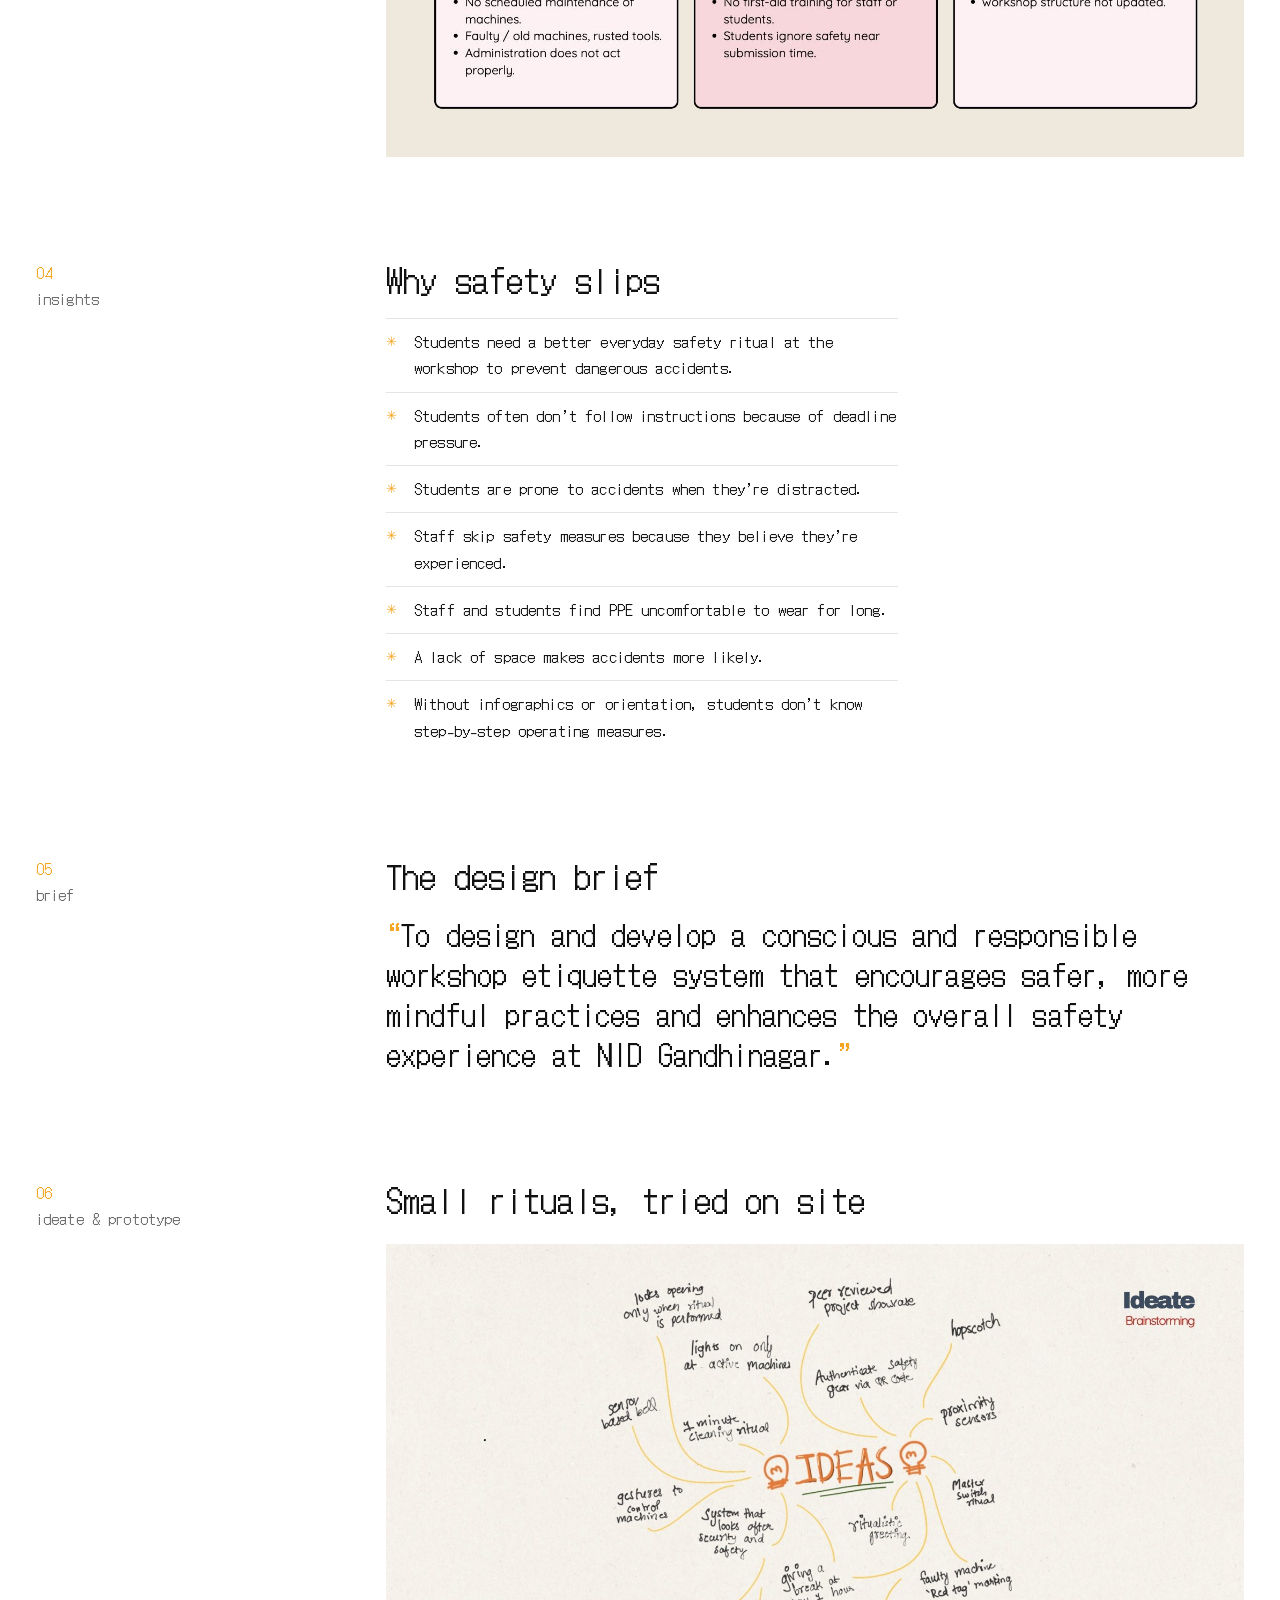
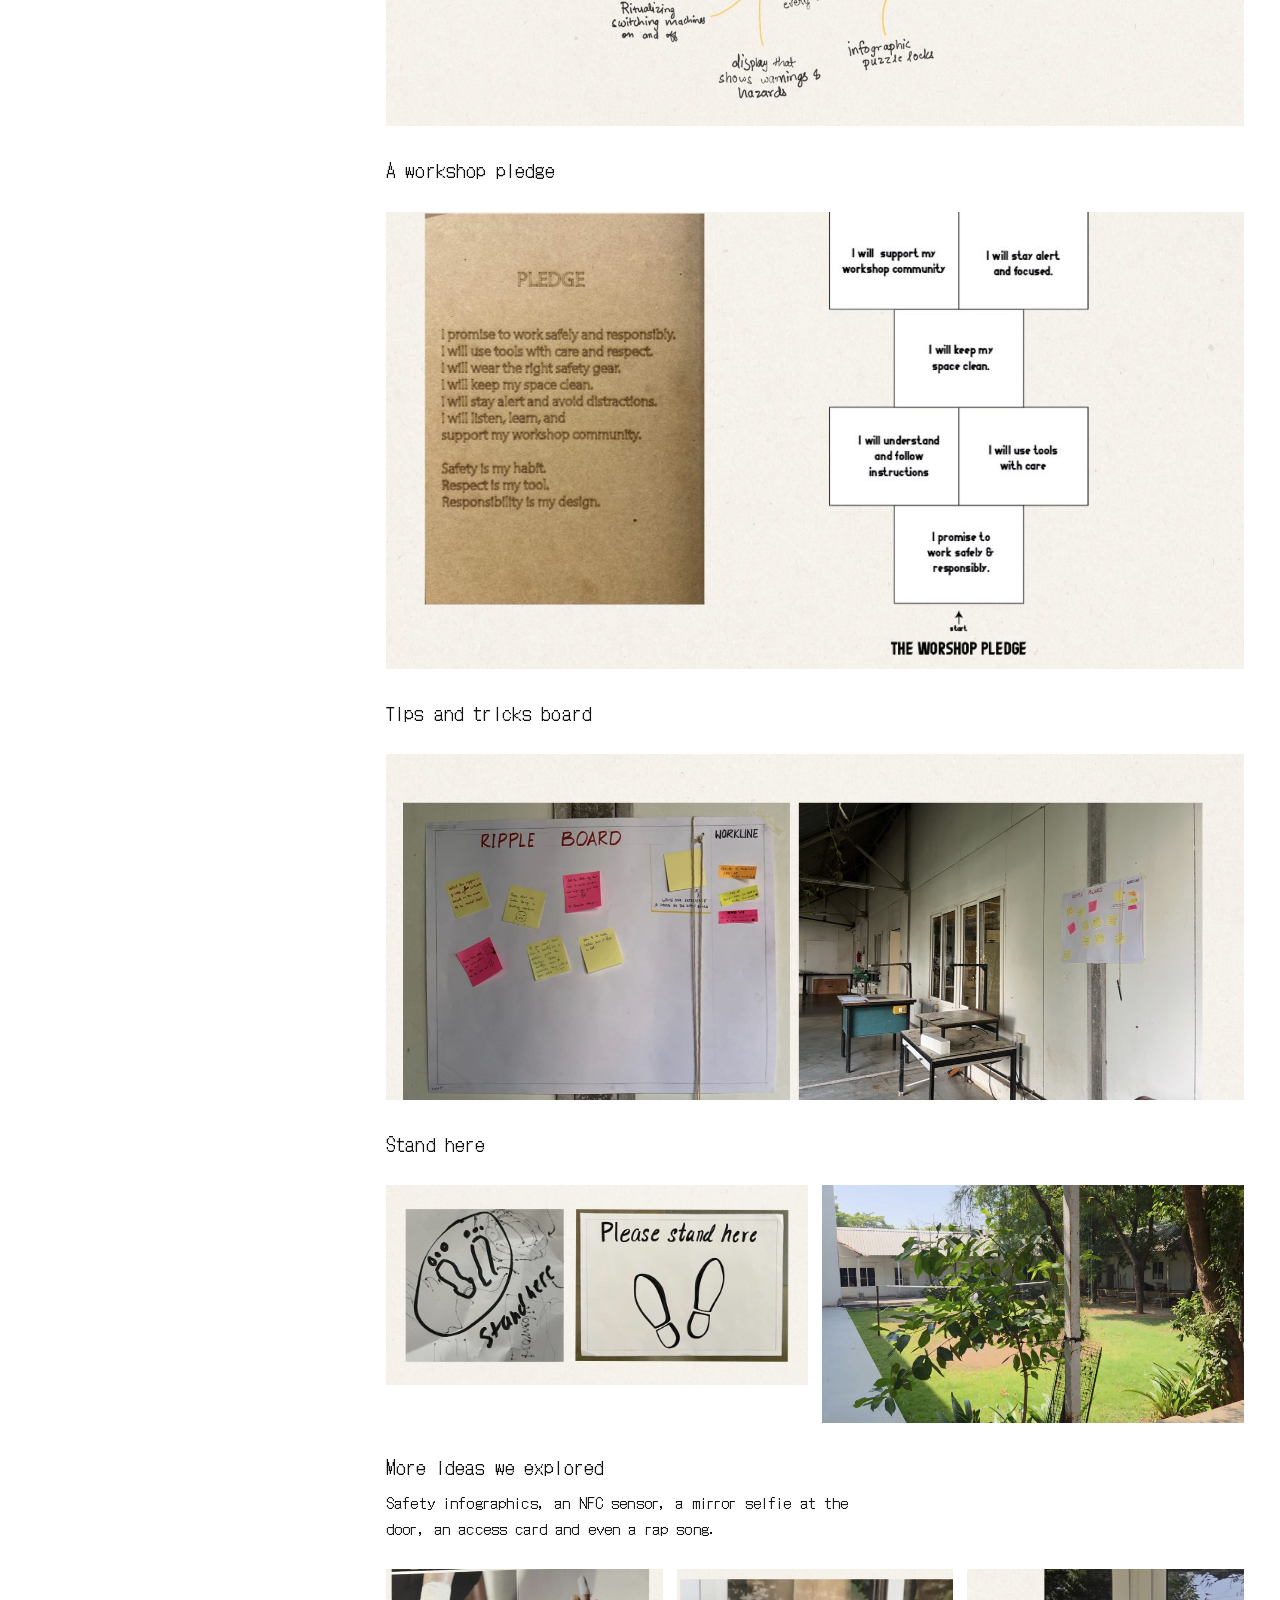
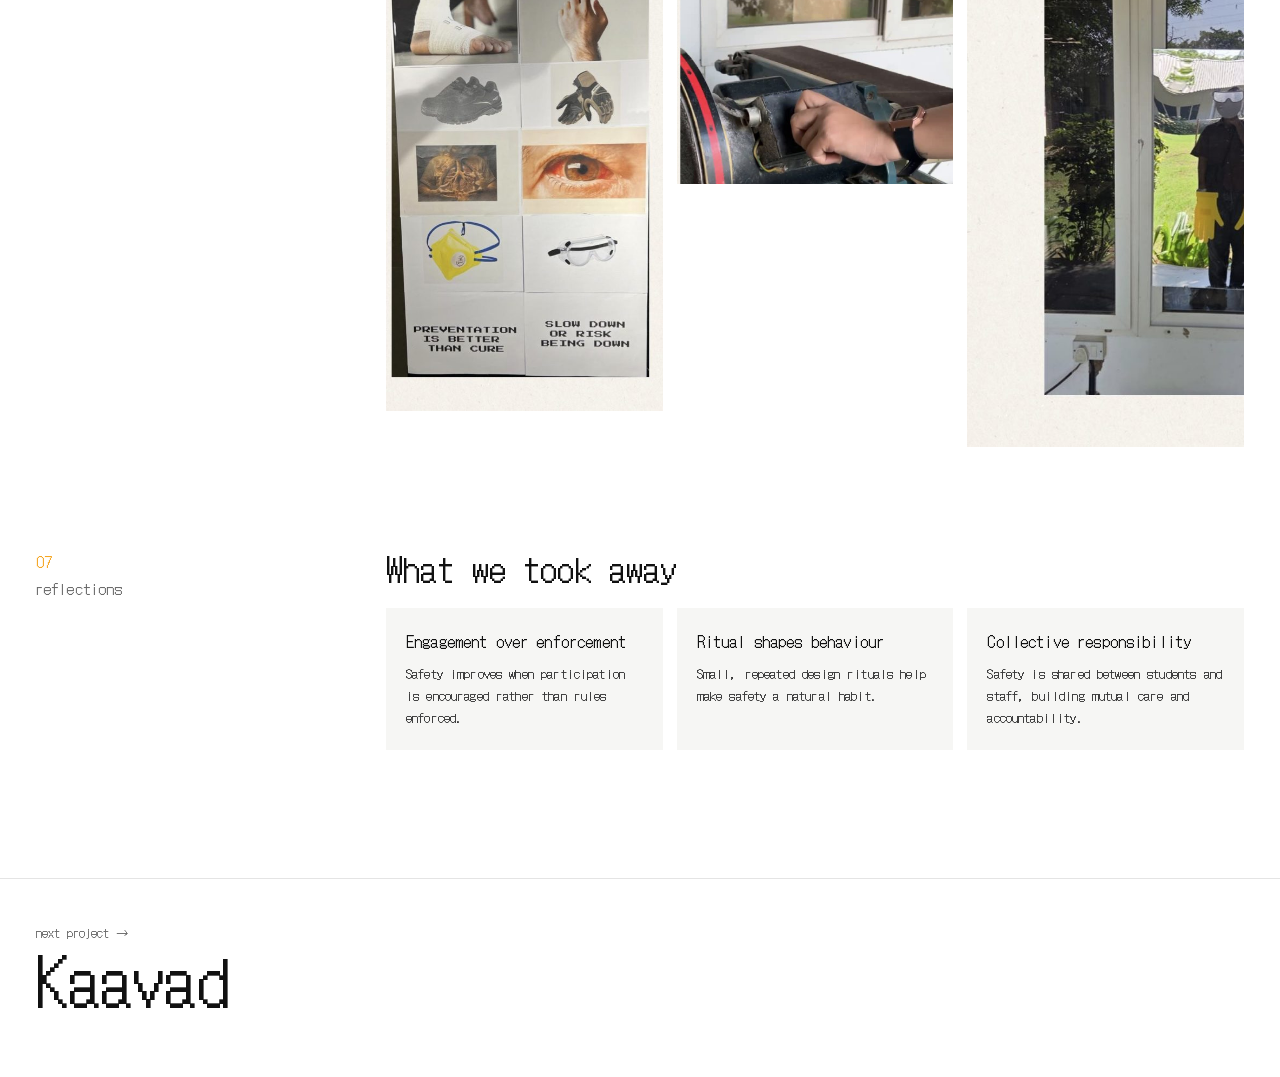
<file: case-rituals.html>
<!doctype html>
<html lang="en">
<head>
  <meta charset="utf-8">
  <meta name="viewport" content="width=device-width, initial-scale=1">
  <title>The Campus Rituals Project · Apoorva Makhe</title>
  <link rel="preconnect" href="https://fonts.googleapis.com">
  <link rel="preconnect" href="https://fonts.gstatic.com" crossorigin>
  <link href="https://fonts.googleapis.com/css2?family=DotGothic16&display=swap" rel="stylesheet">
  <link rel="stylesheet" href="case.css">
  <link rel="stylesheet" href="grid.css">
</head>
<body class="case">
  <header class="bar">
    <a class="back" href="work.html">← projects</a>
    <a class="home" href="index.html" aria-label="Back home">
      <svg class="door" viewBox="0 0 80 102" aria-hidden="true">
          <!-- dark doorway, slightly wobbly ink edges -->
          <path d="M32.4 5.2 L44 4.6 L58 5.1 L75.2 4.4 L74.6 22 L75.4 41 L74.8 60 L75.6 78 L75.1 95.4 L60 94.8 L46 95.6 L32 95 Z" fill="currentColor"/>
          <!-- a few specks of light in the dark -->
          <g fill="#fff" opacity=".85">
            <rect x="55" y="18" width=".9" height=".9"/><rect x="63" y="27" width=".7" height=".7"/>
            <rect x="50" y="38" width=".8" height=".8"/><rect x="67" y="49" width=".9" height=".9"/>
            <rect x="57" y="61" width=".7" height=".7"/><rect x="45" y="70" width=".9" height=".9"/>
            <rect x="64" y="77" width=".8" height=".8"/><rect x="52" y="86" width=".7" height=".7"/>
          </g>
          <!-- the door, swung open toward us -->
          <path d="M2.2 2.4 L18 3.6 L33.2 5.6 L32.4 50 L32.8 93.6 L18 96.8 L4.2 100.2 L3.4 50 Z"
                fill="#fff" stroke="currentColor" stroke-width="1.9" stroke-linejoin="round"/>
          <!-- door edge thickness -->
          <path d="M2.2 2.4 L0.9 3.4 L1.6 50 L2.6 99.6 L4.2 100.2" fill="none" stroke="currentColor" stroke-width="1.3" stroke-linejoin="round"/>
          <!-- inset panels -->
          <path d="M10.4 13.2 L20 13.8 L29 14.6 L28.7 32 L28.6 49.4 L20 50 L11.7 50.7 L11 32 Z"
                fill="none" stroke="currentColor" stroke-width="1.3" stroke-linejoin="round"/>
          <path d="M11.2 61.2 L20 60 L28.1 59 L27.9 71 L27.7 83.4 L20 85 L11.3 86.6 L11.1 74 Z"
                fill="none" stroke="currentColor" stroke-width="1.3" stroke-linejoin="round"/>
          <!-- knob -->
          <circle cx="8.6" cy="54.6" r="1.9" fill="currentColor"/>
        </svg>
      <span>AM</span>
    </a>
  </header>

  <main>
    <section class="intro">
      <p class="kicker">Design process · NID Gandhinagar</p>
      <h1 aria-label="Campus Rituals"><span>C</span><span>a</span><span>m</span><span>p</span><span>u</span><span>s</span><span>&nbsp;</span><span>R</span><span>i</span><span>t</span><span>u</span><span>a</span><span>l</span><span>s</span></h1>
      <p class="lede reveal">Reimagining daily rituals: safety near unsupervised machines at the wood workshop.</p>
      <dl class="meta reveal"><div><dt>Course mentor</dt><dd>Amresh Panigrahi</dd></div><div><dt>Team · Group 12</dt><dd>Makhe Apoorva Pradeep (NMD), Aratrika Singha Roy (PHD), Priteesh Kumar Barik (SDM), Shriyanshi Arya (AD), Rohan Alias (TAD), Rahul Krishna P (LAD)</dd></div><div><dt>Process</dt><dd>Triple diamond: understand → define → research → insights → ideate → prototype</dd></div><div><dt>Site</dt><dd>Wood workshop, NID Gandhinagar</dd></div></dl>
    </section>

    <div class="hero reveal"><div class="figs"><figure><img src="images/cases/rituals/floor.jpg" alt="Floor markings prototyped around the workshop machines"></figure></div></div>

  <section class="sec">
    <div class="label"><b>01</b>understand</div>
    <div class="body">
      <h2 class="reveal">What makes something a ritual?</h2>
      <p class="quote small reveal">Ritual is a symbolic form of communication through which a culture expresses and reinforces its shared values, beliefs, and social meanings.</p><p class="who">Clifford Geertz, The Interpretation of Cultures (1973)</p><p>We separated rituals from habits and traditions: a ritual is conscious and mindful, gives symbolic meaning to a moment and is often shared, where a habit is unconscious and mechanical. Then we mapped the daily rituals of campus: food, gym, sports, hygiene, laundry, waste, the library, studios and workshops.</p><div class="figs two reveal"><div class=""><figure><img src="images/cases/rituals/diamond.jpg" alt="The triple diamond process" loading="lazy"></figure></div><div class=""><figure><img src="images/cases/rituals/mapping.jpg" alt="Daily rituals at NID" loading="lazy"></figure></div></div>
    </div>
  </section>
  <section class="sec">
    <div class="label"><b>02</b>define</div>
    <div class="body">
      <h2 class="reveal">Narrowing in on the workshop</h2>
      <p>Across nutrition and well-being, hygiene and productivity, the workshop stood out: a lack of awareness of possible mishaps, a lack of safety gear and unclear instructions. We chose to reimagine safety rituals near unsupervised machines at the wood workshop.</p><div class="figs  reveal"><div class=""><figure><img src="images/cases/rituals/topic.jpg" alt="Finalised topic" loading="lazy"></figure></div></div>
    </div>
  </section>
  <section class="sec">
    <div class="label"><b>03</b>research</div>
    <div class="body">
      <h2 class="reveal">People, processes, place and parts</h2>
      <p>We mapped stakeholders, from students and workshop staff to supervisors, the inventory manager, repair staff and doctors, and then the territory itself.</p><div class="cards reveal"><div class="c"><h4>The people</h4><p>A culture driven by deadlines, where confidence often bypasses caution. PPE feels uncomfortable and cumbersome.</p></div><div class="c"><h4>The processes</h4><p>Official, documented rules versus improvised rituals. Unsafe habits are learned, especially during rush hours.</p></div><div class="c"><h4>The place</h4><p>Machines placed very close together, warm intense lighting, noise, dust and no signage or system for reporting hazards.</p></div><div class="c"><h4>The parts</h4><p>Some machines are faulty, fixes are reactive rather than proactive, and safety gear isn’t taken seriously.</p></div></div><div class="figs two reveal"><div class=""><figure><img src="images/cases/rituals/people.jpg" alt="Students and staff in the workshop" loading="lazy"></figure></div><div class=""><figure><img src="images/cases/rituals/parts.jpg" alt="Tools and machines in use" loading="lazy"></figure></div><div class=""><figure><img src="images/cases/rituals/stakeholders.jpg" alt="Stakeholder map" loading="lazy"></figure></div><div class=""><figure><img src="images/cases/rituals/interview.jpg" alt="Interviewing workshop staff" loading="lazy"></figure></div></div><h3>What students say</h3><p class="quote small reveal">It’s too hot to wear gloves.</p><p class="quote small reveal">The machine’s old, but it works somehow.</p><p class="quote small reveal">I can manage; accidents won’t happen to me.</p><div class="figs  reveal"><div class=""><figure><img src="images/cases/rituals/affinity.jpg" alt="Affinity mapping: system and admin, safety and awareness, environment and infrastructure" loading="lazy"></figure></div></div>
    </div>
  </section>
  <section class="sec">
    <div class="label"><b>04</b>insights</div>
    <div class="body">
      <h2 class="reveal">Why safety slips</h2>
      <ul class="list reveal"><li>Students need a better everyday safety ritual at the workshop to prevent dangerous accidents.</li><li>Students often don’t follow instructions because of deadline pressure.</li><li>Students are prone to accidents when they’re distracted.</li><li>Staff skip safety measures because they believe they’re experienced.</li><li>Staff and students find PPE uncomfortable to wear for long.</li><li>A lack of space makes accidents more likely.</li><li>Without infographics or orientation, students don’t know step-by-step operating measures.</li></ul>
    </div>
  </section>
  <section class="sec">
    <div class="label"><b>05</b>brief</div>
    <div class="body">
      <h2 class="reveal">The design brief</h2>
      <p class="quote reveal">To design and develop a conscious and responsible workshop etiquette system that encourages safer, more mindful practices and enhances the overall safety experience at NID Gandhinagar.</p>
    </div>
  </section>
  <section class="sec">
    <div class="label"><b>06</b>ideate &amp; prototype</div>
    <div class="body">
      <h2 class="reveal">Small rituals, tried on site</h2>
      <div class="figs  reveal"><div class=""><figure><img src="images/cases/rituals/brainstorm.jpg" alt="Brainstorming ideas" loading="lazy"></figure></div></div><h3>A workshop pledge</h3><div class="figs  reveal"><div class=""><figure><img src="images/cases/rituals/pledge.jpg" alt="The workshop pledge" loading="lazy"></figure></div></div><h3>Tips and tricks board</h3><div class="figs  reveal"><div class=""><figure><img src="images/cases/rituals/tips.jpg" alt="A ripple board of tips and tricks" loading="lazy"></figure></div></div><h3>Stand here</h3><div class="figs two reveal"><div class=""><figure><img src="images/cases/rituals/standhere.jpg" alt="Stand here markers" loading="lazy"></figure></div><div class=""><figure><img src="images/cases/rituals/garden.jpg" alt="Testing on site" loading="lazy"></figure></div></div><h3>More ideas we explored</h3><p>Safety infographics, an NFC sensor, a mirror selfie at the door, an access card and even a rap song.</p><div class="figs three reveal"><div class=""><figure><img src="images/cases/rituals/infographics.jpg" alt="Infographics" loading="lazy"></figure></div><div class=""><figure><img src="images/cases/rituals/nfc.jpg" alt="NFC sensor idea" loading="lazy"></figure></div><div class=""><figure><img src="images/cases/rituals/mirror.jpg" alt="Mirror selfie idea" loading="lazy"></figure></div></div>
    </div>
  </section>
  <section class="sec">
    <div class="label"><b>07</b>reflections</div>
    <div class="body">
      <h2 class="reveal">What we took away</h2>
      <div class="cards reveal"><div class="c"><h4>Engagement over enforcement</h4><p>Safety improves when participation is encouraged rather than rules enforced.</p></div><div class="c"><h4>Ritual shapes behaviour</h4><p>Small, repeated design rituals help make safety a natural habit.</p></div><div class="c"><h4>Collective responsibility</h4><p>Safety is shared between students and staff, building mutual care and accountability.</p></div></div>
    </div>
  </section>

    <a class="next" href="case-kaavad.html"><small>next project →</small><strong>Kaavad</strong></a>
  </main>

  <div class="viewer" hidden><img alt=""></div>
  <script src="case.js"></script>
</body>
</html>
</file>
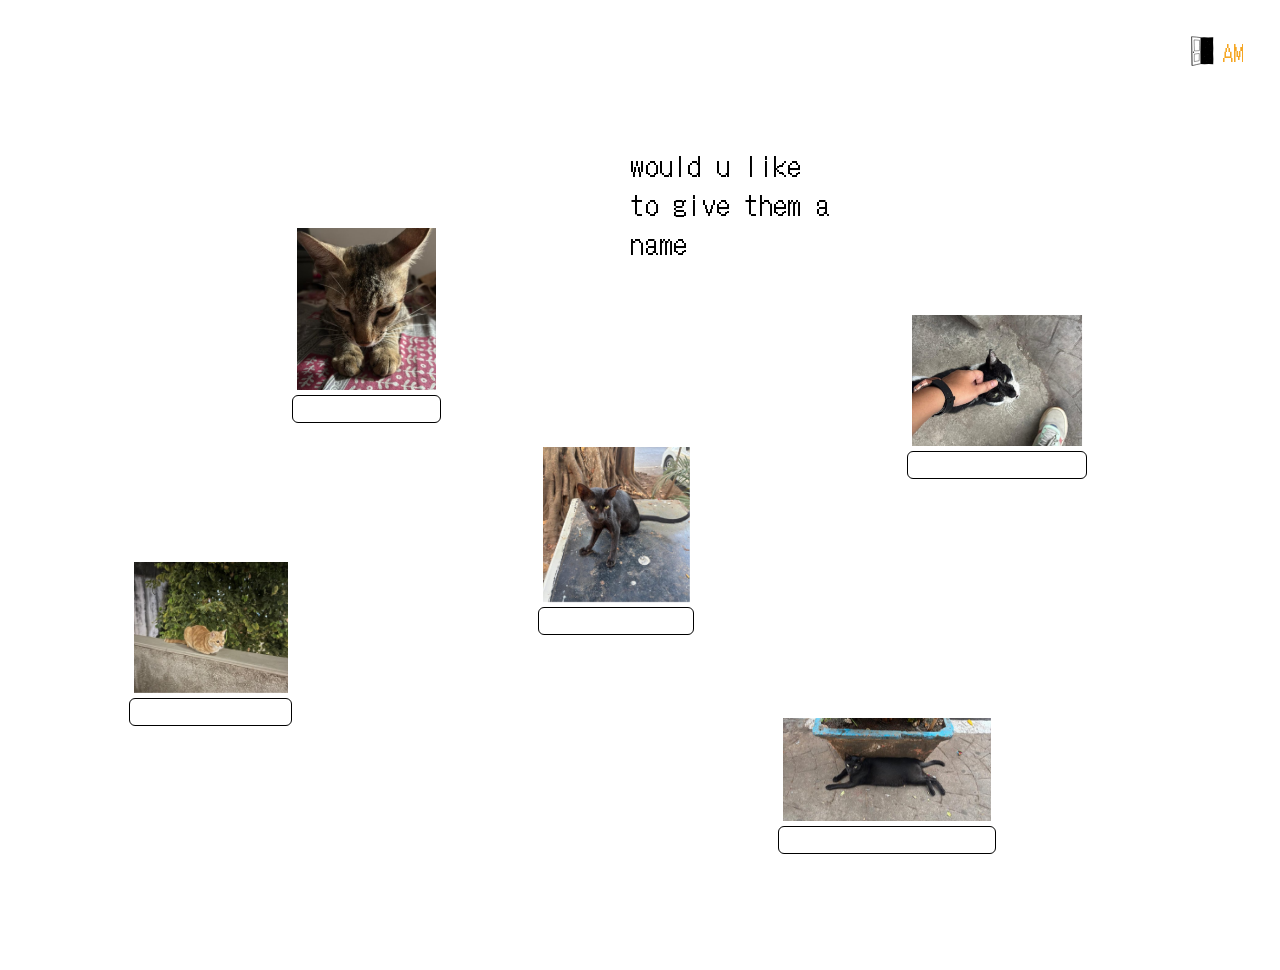
<file: cats.html>
<!doctype html>
<html lang="en">
<head>
  <meta charset="utf-8">
  <meta name="viewport" content="width=device-width, initial-scale=1">
  <title>The Directory of Cats · Apoorva Makhe</title>
  <link rel="preconnect" href="https://fonts.googleapis.com">
  <link rel="preconnect" href="https://fonts.gstatic.com" crossorigin>
  <link href="https://fonts.googleapis.com/css2?family=DotGothic16&display=swap" rel="stylesheet">
  <link rel="stylesheet" href="cats.css">
  <link rel="stylesheet" href="grid.css">
</head>
<body class="cats">
  <main class="board">
    <div class="field">

      <a class="home" href="index.html" aria-label="Back home">
        <svg class="door" viewBox="0 0 80 102" aria-hidden="true">
          <!-- dark doorway, slightly wobbly ink edges -->
          <path d="M32.4 5.2 L44 4.6 L58 5.1 L75.2 4.4 L74.6 22 L75.4 41 L74.8 60 L75.6 78 L75.1 95.4 L60 94.8 L46 95.6 L32 95 Z" fill="currentColor"/>
          <!-- a few specks of light in the dark -->
          <g fill="#fff" opacity=".85">
            <rect x="55" y="18" width=".9" height=".9"/><rect x="63" y="27" width=".7" height=".7"/>
            <rect x="50" y="38" width=".8" height=".8"/><rect x="67" y="49" width=".9" height=".9"/>
            <rect x="57" y="61" width=".7" height=".7"/><rect x="45" y="70" width=".9" height=".9"/>
            <rect x="64" y="77" width=".8" height=".8"/><rect x="52" y="86" width=".7" height=".7"/>
          </g>
          <!-- the door, swung open toward us -->
          <path d="M2.2 2.4 L18 3.6 L33.2 5.6 L32.4 50 L32.8 93.6 L18 96.8 L4.2 100.2 L3.4 50 Z"
                fill="#fff" stroke="currentColor" stroke-width="1.9" stroke-linejoin="round"/>
          <!-- door edge thickness -->
          <path d="M2.2 2.4 L0.9 3.4 L1.6 50 L2.6 99.6 L4.2 100.2" fill="none" stroke="currentColor" stroke-width="1.3" stroke-linejoin="round"/>
          <!-- inset panels -->
          <path d="M10.4 13.2 L20 13.8 L29 14.6 L28.7 32 L28.6 49.4 L20 50 L11.7 50.7 L11 32 Z"
                fill="none" stroke="currentColor" stroke-width="1.3" stroke-linejoin="round"/>
          <path d="M11.2 61.2 L20 60 L28.1 59 L27.9 71 L27.7 83.4 L20 85 L11.3 86.6 L11.1 74 Z"
                fill="none" stroke="currentColor" stroke-width="1.3" stroke-linejoin="round"/>
          <!-- knob -->
          <circle cx="8.6" cy="54.6" r="1.9" fill="currentColor"/>
        </svg>
        <span>AM</span>
      </a>

      <h1 class="ask">would u like<br>to give them a<br>name</h1>

      <!-- Positions come from the Figma frame (1980px wide). -->
      <div class="tile" style="--x:459;--y:353;--w:215;--h:250;--i:0">
        <div class="card"><img src="images/cats/tabby.jpg" alt="Tabby cat resting its chin on its paws" style="object-position:50% 60%"></div>
        <label class="name">
          <span class="sr">Name for this cat</span>
          <input type="text" data-cat="tabby" maxlength="24" autocomplete="off" spellcheck="false">
          <span class="saved" aria-live="polite"></span>
        </label>
      </div>
      <div class="tile" style="--x:840;--y:691;--w:227;--h:240;--i:1">
        <div class="card"><img src="images/cats/black-stand.jpg" alt="Black cat sitting on a stone ledge under a tree" style="object-position:50% 45%"></div>
        <label class="name">
          <span class="sr">Name for this cat</span>
          <input type="text" data-cat="black-stand" maxlength="24" autocomplete="off" spellcheck="false">
          <span class="saved" aria-live="polite"></span>
        </label>
      </div>
      <div class="tile" style="--x:1411;--y:488;--w:263;--h:202;--i:2">
        <div class="card"><img src="images/cats/pat.jpg" alt="Black and white cat being patted" style="object-position:50% 52%"></div>
        <label class="name">
          <span class="sr">Name for this cat</span>
          <input type="text" data-cat="pat" maxlength="24" autocomplete="off" spellcheck="false">
          <span class="saved" aria-live="polite"></span>
        </label>
      </div>
      <div class="tile" style="--x:207;--y:870;--w:238;--h:202;--i:3">
        <div class="card"><img src="images/cats/ginger.jpg" alt="Ginger cat crouched on a wall" style="object-position:50% 52%"></div>
        <label class="name">
          <span class="sr">Name for this cat</span>
          <input type="text" data-cat="ginger" maxlength="24" autocomplete="off" spellcheck="false">
          <span class="saved" aria-live="polite"></span>
        </label>
      </div>
      <div class="tile" style="--x:1211;--y:1110;--w:322;--h:159;--i:4">
        <div class="card"><img src="images/cats/black-nap.jpg" alt="Black cat stretched out under a planter" style="object-position:50% 62%"></div>
        <label class="name">
          <span class="sr">Name for this cat</span>
          <input type="text" data-cat="black-nap" maxlength="24" autocomplete="off" spellcheck="false">
          <span class="saved" aria-live="polite"></span>
        </label>
      </div>

    </div>
  </main>

  <script src="projects.js"></script>
  <script src="cats.js"></script>
</body>
</html>
</file>
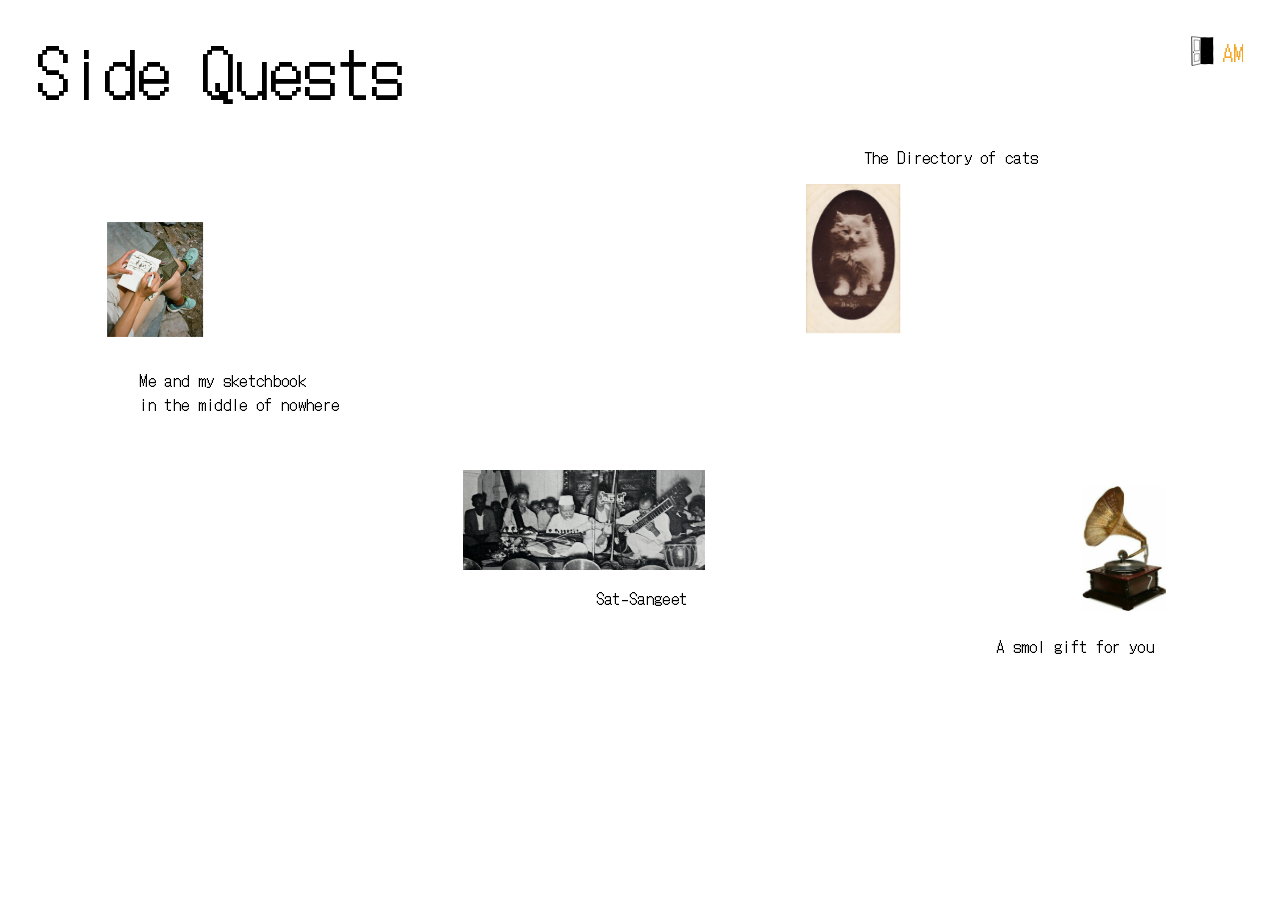
<file: play.html>
<!doctype html>
<html lang="en">
<head>
  <meta charset="utf-8">
  <meta name="viewport" content="width=device-width, initial-scale=1">
  <title>Side Quests · Apoorva Makhe</title>
  <link rel="preconnect" href="https://fonts.googleapis.com">
  <link rel="preconnect" href="https://fonts.gstatic.com" crossorigin>
  <link href="https://fonts.googleapis.com/css2?family=DotGothic16&display=swap" rel="stylesheet">
  <link rel="stylesheet" href="sidequests.css">
  <link rel="stylesheet" href="grid.css">
</head>
<body class="quests">
  <main class="board">
    <div class="field">

      <h1 class="title" aria-label="Side Quests">
        <span>S</span><span>i</span><span>d</span><span>e</span><span class="gap"> </span><span>Q</span><span>u</span><span>e</span><span>s</span><span>t</span><span>s</span>
      </h1>

      <a class="home" href="index.html" aria-label="Back home">
        <svg class="door" viewBox="0 0 80 102" aria-hidden="true">
          <!-- dark doorway, slightly wobbly ink edges -->
          <path d="M32.4 5.2 L44 4.6 L58 5.1 L75.2 4.4 L74.6 22 L75.4 41 L74.8 60 L75.6 78 L75.1 95.4 L60 94.8 L46 95.6 L32 95 Z" fill="currentColor"/>
          <!-- a few specks of light in the dark -->
          <g fill="#fff" opacity=".85">
            <rect x="55" y="18" width=".9" height=".9"/><rect x="63" y="27" width=".7" height=".7"/>
            <rect x="50" y="38" width=".8" height=".8"/><rect x="67" y="49" width=".9" height=".9"/>
            <rect x="57" y="61" width=".7" height=".7"/><rect x="45" y="70" width=".9" height=".9"/>
            <rect x="64" y="77" width=".8" height=".8"/><rect x="52" y="86" width=".7" height=".7"/>
          </g>
          <!-- the door, swung open toward us -->
          <path d="M2.2 2.4 L18 3.6 L33.2 5.6 L32.4 50 L32.8 93.6 L18 96.8 L4.2 100.2 L3.4 50 Z"
                fill="#fff" stroke="currentColor" stroke-width="1.9" stroke-linejoin="round"/>
          <!-- door edge thickness -->
          <path d="M2.2 2.4 L0.9 3.4 L1.6 50 L2.6 99.6 L4.2 100.2" fill="none" stroke="currentColor" stroke-width="1.3" stroke-linejoin="round"/>
          <!-- inset panels -->
          <path d="M10.4 13.2 L20 13.8 L29 14.6 L28.7 32 L28.6 49.4 L20 50 L11.7 50.7 L11 32 Z"
                fill="none" stroke="currentColor" stroke-width="1.3" stroke-linejoin="round"/>
          <path d="M11.2 61.2 L20 60 L28.1 59 L27.9 71 L27.7 83.4 L20 85 L11.3 86.6 L11.1 74 Z"
                fill="none" stroke="currentColor" stroke-width="1.3" stroke-linejoin="round"/>
          <!-- knob -->
          <circle cx="8.6" cy="54.6" r="1.9" fill="currentColor"/>
        </svg>
        <span>AM</span>
      </a>

      <!--
        Positions come from the Figma frame (1976px wide).
        --x/--y/--w/--h place the picture; --cx/--cy place its caption
        relative to the picture's top-left corner.
        Each picture links to its own page.
      -->

      <a class="tile" href="sketchbook.html" style="--x:165;--y:343;--w:148;--h:177;--cx:50;--cy:227;--i:0">
        <div class="card">
          <img src="images/sidequests/sketchbook.png" alt="Sketching in a small sketchbook outdoors">
        </div>
        <p class="cap">Me and my sketchbook<br>in the middle of nowhere</p>
      </a>

      <a class="tile" href="cats.html" style="--x:1244;--y:284;--w:145;--h:230;--cx:89;--cy:-58;--i:1">
        <div class="card">
          <img src="images/sidequests/cats.png" alt="Old postcard of a fluffy kitten labelled Baby">
        </div>
        <p class="cap">The Directory of cats</p>
      </a>

      <a class="tile" href="sat-sangeet.html" style="--x:715;--y:725;--w:373;--h:154;--cx:205;--cy:181;--i:2">
        <div class="card">
          <img src="images/sidequests/sat-sangeet.png" alt="Black and white photo of musicians performing">
        </div>
        <p class="cap">Sat-Sangeet</p>
      </a>

      <a class="tile" href="https://www.youtube.com/watch?v=YMuXfNlKXwA&amp;list=PLFkCvpehgig0&amp;pp=8AUBsAgC" target="_blank" rel="noopener" style="--x:1671;--y:751;--w:129;--h:193;--cx:-133;--cy:230;--i:3">
        <div class="card cutout">
          <img src="images/sidequests/gramophone.png" alt="Gramophone">
        </div>
        <p class="cap">A smol gift for you</p>
      </a>

    </div>
  </main>

  <script src="projects.js"></script>
</body>
</html>
</file>
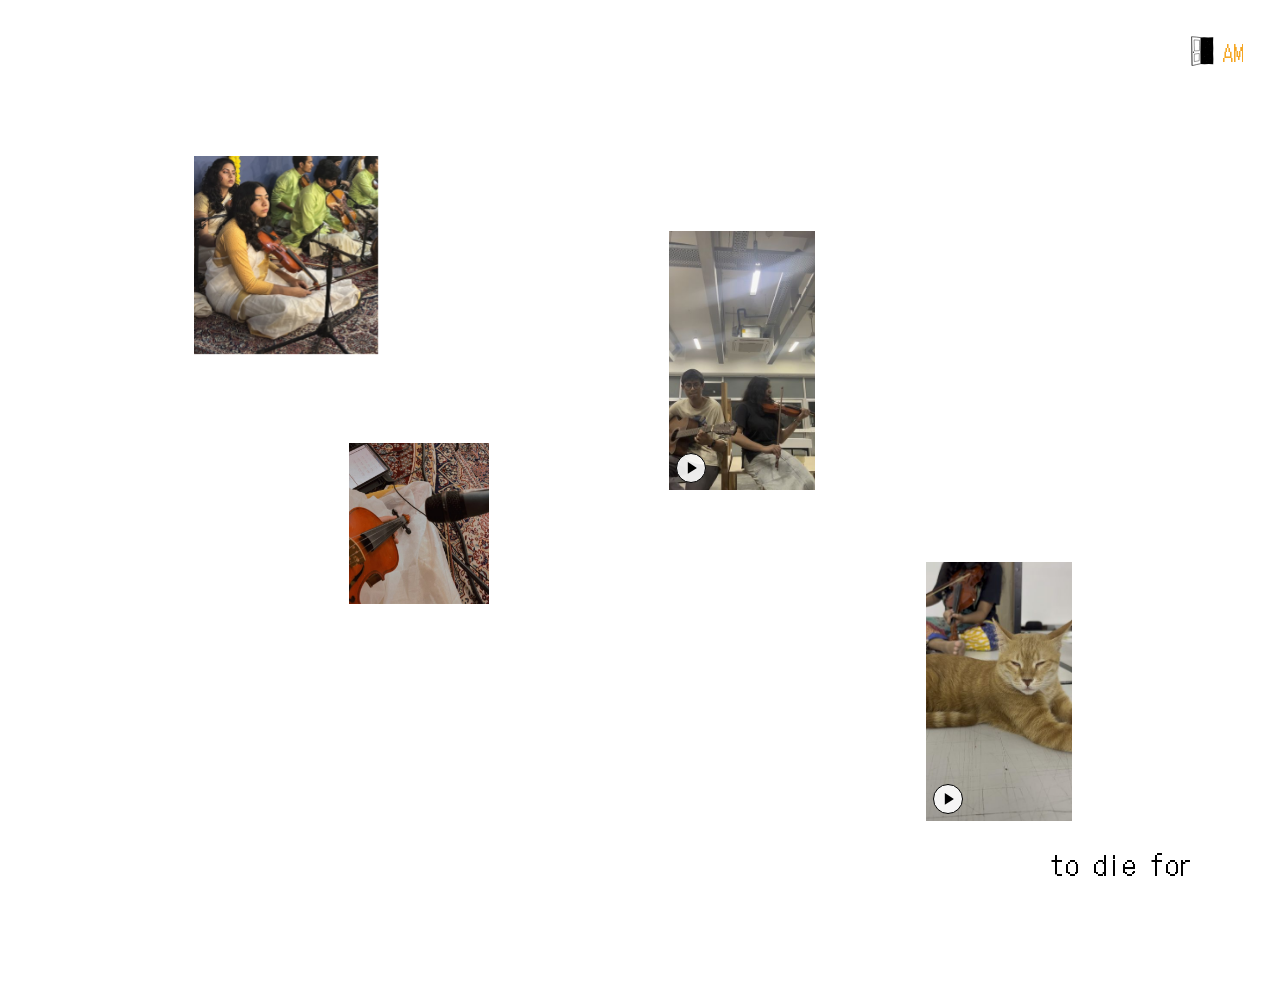
<file: sat-sangeet.html>
<!doctype html>
<html lang="en">
<head>
  <meta charset="utf-8">
  <meta name="viewport" content="width=device-width, initial-scale=1">
  <title>Sat-Sangeet · Apoorva Makhe</title>
  <link rel="preconnect" href="https://fonts.googleapis.com">
  <link rel="preconnect" href="https://fonts.gstatic.com" crossorigin>
  <link href="https://fonts.googleapis.com/css2?family=DotGothic16&display=swap" rel="stylesheet">
  <link rel="stylesheet" href="sketchbook.css">
  <link rel="stylesheet" href="sangeet.css">
  <link rel="stylesheet" href="grid.css">
</head>
<body class="sketch sangeet">
  <main class="board">
    <div class="field">

      <a class="home" href="index.html" aria-label="Back home">
        <svg class="door" viewBox="0 0 80 102" aria-hidden="true">
          <!-- dark doorway, slightly wobbly ink edges -->
          <path d="M32.4 5.2 L44 4.6 L58 5.1 L75.2 4.4 L74.6 22 L75.4 41 L74.8 60 L75.6 78 L75.1 95.4 L60 94.8 L46 95.6 L32 95 Z" fill="currentColor"/>
          <!-- a few specks of light in the dark -->
          <g fill="#fff" opacity=".85">
            <rect x="55" y="18" width=".9" height=".9"/><rect x="63" y="27" width=".7" height=".7"/>
            <rect x="50" y="38" width=".8" height=".8"/><rect x="67" y="49" width=".9" height=".9"/>
            <rect x="57" y="61" width=".7" height=".7"/><rect x="45" y="70" width=".9" height=".9"/>
            <rect x="64" y="77" width=".8" height=".8"/><rect x="52" y="86" width=".7" height=".7"/>
          </g>
          <!-- the door, swung open toward us -->
          <path d="M2.2 2.4 L18 3.6 L33.2 5.6 L32.4 50 L32.8 93.6 L18 96.8 L4.2 100.2 L3.4 50 Z"
                fill="#fff" stroke="currentColor" stroke-width="1.9" stroke-linejoin="round"/>
          <!-- door edge thickness -->
          <path d="M2.2 2.4 L0.9 3.4 L1.6 50 L2.6 99.6 L4.2 100.2" fill="none" stroke="currentColor" stroke-width="1.3" stroke-linejoin="round"/>
          <!-- inset panels -->
          <path d="M10.4 13.2 L20 13.8 L29 14.6 L28.7 32 L28.6 49.4 L20 50 L11.7 50.7 L11 32 Z"
                fill="none" stroke="currentColor" stroke-width="1.3" stroke-linejoin="round"/>
          <path d="M11.2 61.2 L20 60 L28.1 59 L27.9 71 L27.7 83.4 L20 85 L11.3 86.6 L11.1 74 Z"
                fill="none" stroke="currentColor" stroke-width="1.3" stroke-linejoin="round"/>
          <!-- knob -->
          <circle cx="8.6" cy="54.6" r="1.9" fill="currentColor"/>
        </svg>
        <span>AM</span>
      </a>

      <h1 class="sr">Sat-Sangeet: music to die for</h1>

      <!-- Positions come from the Figma frame (1945px wide). -->
      <div class="tile" style="--x:295;--y:237;--w:280;--h:301;--i:0">
        <div class="card"><img src="images/satsangeet/concert.jpg" alt="Apoorva playing violin on stage with an ensemble"></div>
      </div>

      <div class="tile" style="--x:530;--y:673;--w:213;--h:245;--i:1">
        <div class="card"><img src="images/satsangeet/violin.jpg" alt="Close-up of a violin and microphone on a carpet" style="object-position:50% 82%"></div>
      </div>

      <!-- Videos: hover to play, click to keep playing, click again to pause. -->
      <div class="tile vid" style="--x:1017;--y:351;--w:222;--h:393;--i:2">
        <div class="card">
          <video src="videos/sangeet-duet.mp4" poster="videos/sangeet-duet.jpg" muted loop playsinline preload="auto"
                 aria-label="Violin and guitar duet"></video>
          <span class="snd" aria-hidden="true">♪</span>
          <button class="pp" type="button" aria-label="Play"><span class="ico" aria-hidden="true"></span></button>
        </div>
      </div>

      <div class="tile vid" style="--x:1407;--y:854;--w:222;--h:393;--i:3">
        <div class="card">
          <video src="videos/sangeet-cat.mp4" poster="videos/sangeet-cat.jpg" muted loop playsinline preload="auto"
                 aria-label="A ginger cat lounging while someone plays the violin"></video>
          <span class="snd" aria-hidden="true">♪</span>
          <button class="pp" type="button" aria-label="Play"><span class="ico" aria-hidden="true"></span></button>
        </div>
      </div>

      <p class="word die" aria-hidden="true">to die for</p>

    </div>
  </main>

  <script src="projects.js"></script>
  <script src="sangeet.js"></script>
</body>
</html>
</file>
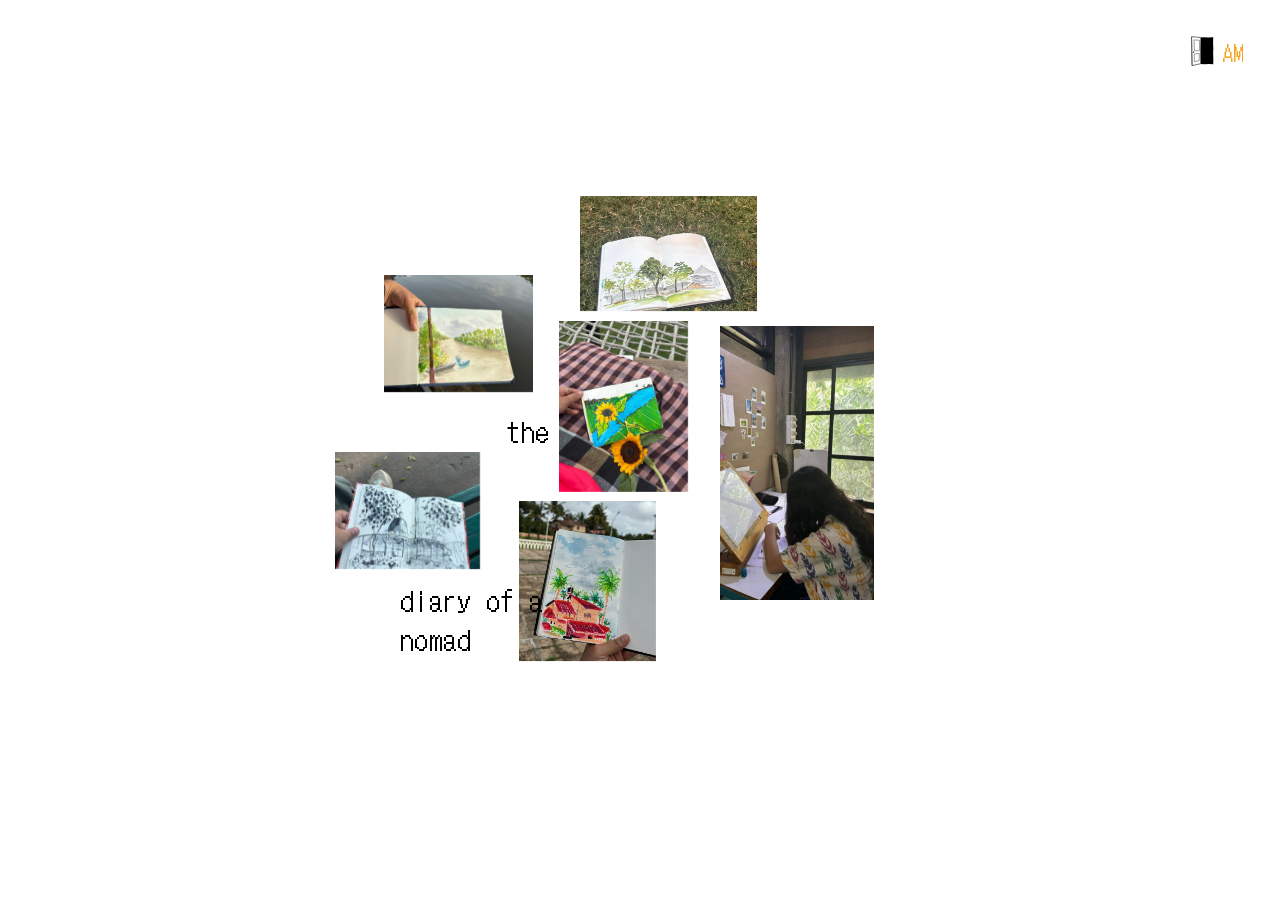
<file: sketchbook.html>
<!doctype html>
<html lang="en">
<head>
  <meta charset="utf-8">
  <meta name="viewport" content="width=device-width, initial-scale=1">
  <title>Diary of a Nomad · Apoorva Makhe</title>
  <link rel="preconnect" href="https://fonts.googleapis.com">
  <link rel="preconnect" href="https://fonts.gstatic.com" crossorigin>
  <link href="https://fonts.googleapis.com/css2?family=DotGothic16&display=swap" rel="stylesheet">
  <link rel="stylesheet" href="sketchbook.css">
  <link rel="stylesheet" href="grid.css">
</head>
<body class="sketch">
  <main class="board">
    <div class="field">

      <a class="home" href="index.html" aria-label="Back home">
        <svg class="door" viewBox="0 0 80 102" aria-hidden="true">
          <!-- dark doorway, slightly wobbly ink edges -->
          <path d="M32.4 5.2 L44 4.6 L58 5.1 L75.2 4.4 L74.6 22 L75.4 41 L74.8 60 L75.6 78 L75.1 95.4 L60 94.8 L46 95.6 L32 95 Z" fill="currentColor"/>
          <!-- a few specks of light in the dark -->
          <g fill="#fff" opacity=".85">
            <rect x="55" y="18" width=".9" height=".9"/><rect x="63" y="27" width=".7" height=".7"/>
            <rect x="50" y="38" width=".8" height=".8"/><rect x="67" y="49" width=".9" height=".9"/>
            <rect x="57" y="61" width=".7" height=".7"/><rect x="45" y="70" width=".9" height=".9"/>
            <rect x="64" y="77" width=".8" height=".8"/><rect x="52" y="86" width=".7" height=".7"/>
          </g>
          <!-- the door, swung open toward us -->
          <path d="M2.2 2.4 L18 3.6 L33.2 5.6 L32.4 50 L32.8 93.6 L18 96.8 L4.2 100.2 L3.4 50 Z"
                fill="#fff" stroke="currentColor" stroke-width="1.9" stroke-linejoin="round"/>
          <!-- door edge thickness -->
          <path d="M2.2 2.4 L0.9 3.4 L1.6 50 L2.6 99.6 L4.2 100.2" fill="none" stroke="currentColor" stroke-width="1.3" stroke-linejoin="round"/>
          <!-- inset panels -->
          <path d="M10.4 13.2 L20 13.8 L29 14.6 L28.7 32 L28.6 49.4 L20 50 L11.7 50.7 L11 32 Z"
                fill="none" stroke="currentColor" stroke-width="1.3" stroke-linejoin="round"/>
          <path d="M11.2 61.2 L20 60 L28.1 59 L27.9 71 L27.7 83.4 L20 85 L11.3 86.6 L11.1 74 Z"
                fill="none" stroke="currentColor" stroke-width="1.3" stroke-linejoin="round"/>
          <!-- knob -->
          <circle cx="8.6" cy="54.6" r="1.9" fill="currentColor"/>
        </svg>
        <span>AM</span>
      </a>

      <h1 class="sr">The diary of a nomad</h1>

      <!-- Positions come from the Figma frame (1964px wide). Click a photo to see it full size. -->
      <a class="tile" href="images/sketchbook/river.jpg" style="--x:589;--y:422;--w:228;--h:180;--i:0">
        <div class="card"><img src="images/sketchbook/river.jpg" alt="Watercolour of a river in an open sketchbook, held over water" style="object-position:50% 50%"></div>
      </a>
      <a class="tile" href="images/sketchbook/grass.jpg" style="--x:890;--y:300;--w:272;--h:177;--i:1">
        <div class="card"><img src="images/sketchbook/grass.jpg" alt="Open sketchbook with a watercolour of trees, lying on grass" style="object-position:50% 42%"></div>
      </a>
      <a class="tile" href="images/sketchbook/sunflower.jpg" style="--x:857;--y:493;--w:198;--h:262;--i:2">
        <div class="card"><img src="images/sketchbook/sunflower.jpg" alt="Sunflower painting in a small sketchbook next to a real sunflower" style="object-position:50% 50%"></div>
      </a>
      <a class="tile" href="images/sketchbook/studio.jpg" style="--x:1105;--y:500;--w:236;--h:420;--i:3">
        <div class="card"><img src="images/sketchbook/studio.jpg" alt="Apoorva drawing at a desk by a big window" style="object-position:50% 50%"></div>
      </a>
      <a class="tile" href="images/sketchbook/ink.jpg" style="--x:514;--y:693;--w:223;--h:180;--i:4">
        <div class="card"><img src="images/sketchbook/ink.jpg" alt="Ink sketch of a pavilion and trees across two pages" style="object-position:50% 50%"></div>
      </a>
      <a class="tile" href="images/sketchbook/house.jpg" style="--x:796;--y:768;--w:210;--h:246;--i:5">
        <div class="card"><img src="images/sketchbook/house.jpg" alt="Watercolour of a red-roofed house with palm trees" style="object-position:50% 92%"></div>
      </a>

      <p class="word the" aria-hidden="true">the</p>
      <p class="word diary" aria-hidden="true">diary of a<br>nomad</p>

    </div>
  </main>

  <div class="viewer" hidden><img alt=""></div>

  <script src="projects.js"></script>
  <script src="sketchbook.js"></script>
</body>
</html>
</file>
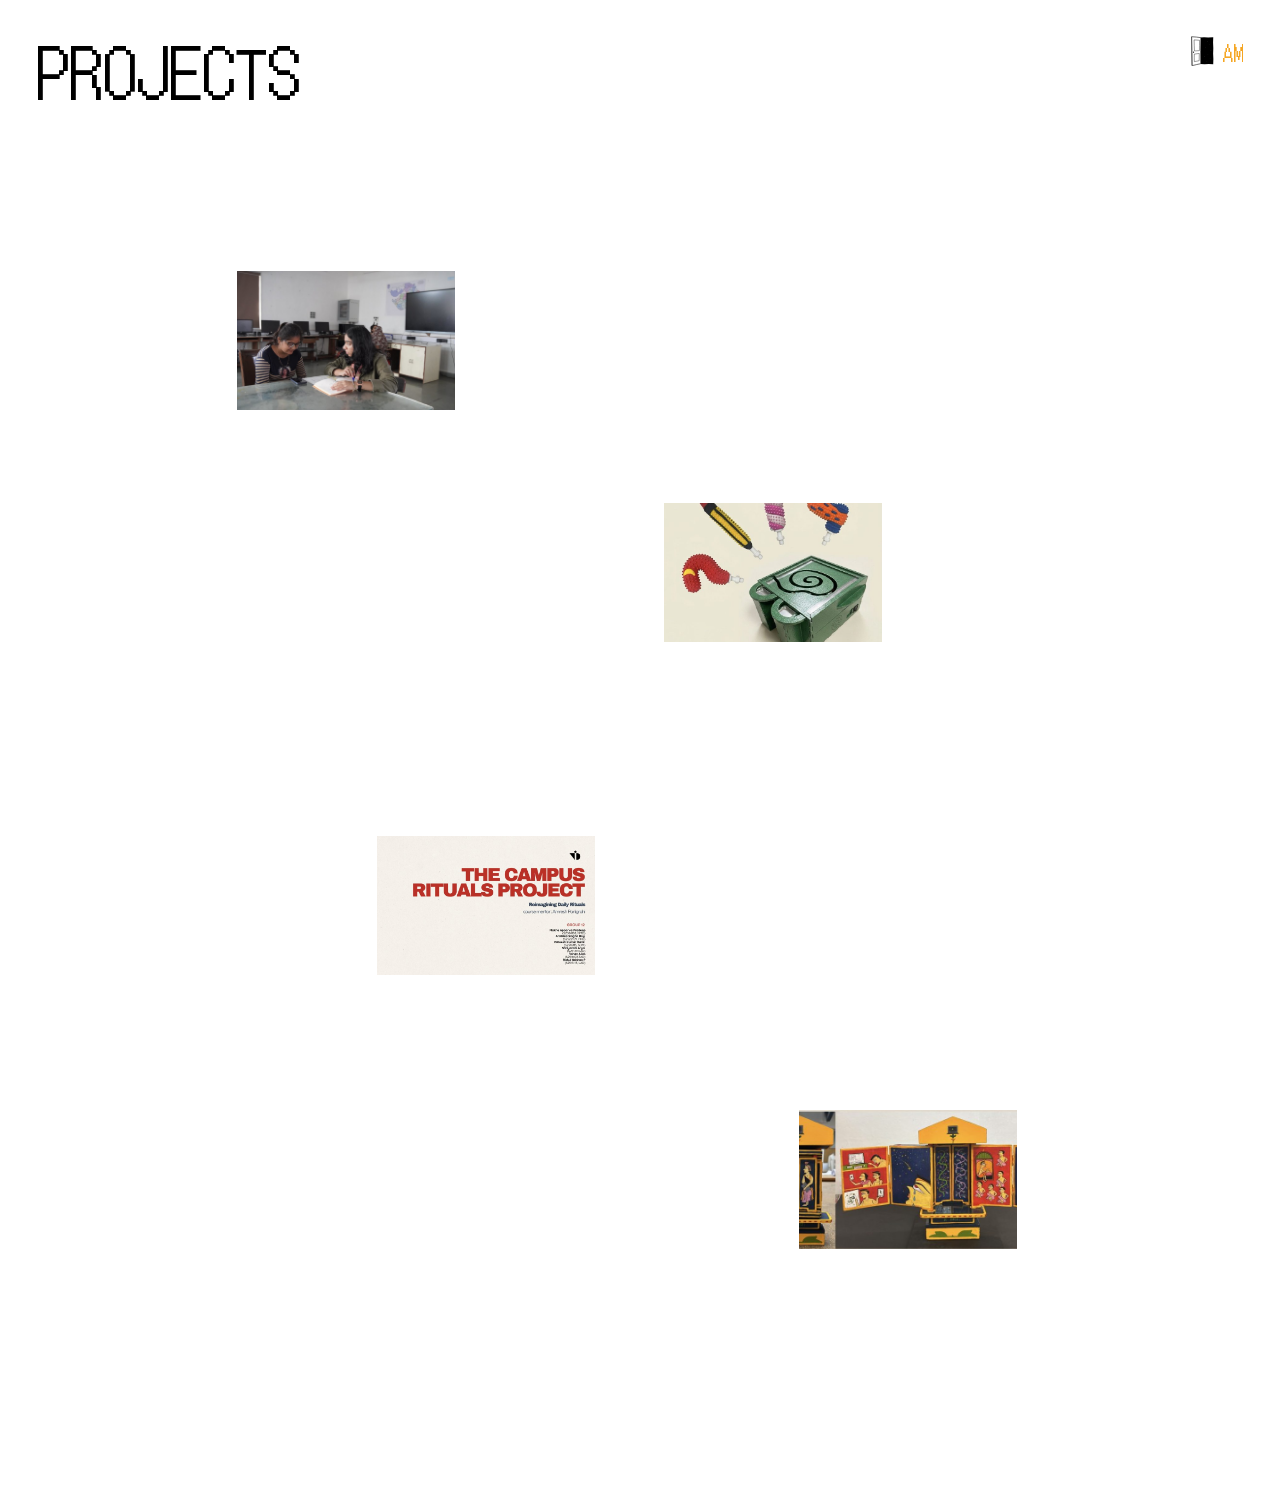
<file: work.html>
<!doctype html>
<html lang="en">
<head>
  <meta charset="utf-8">
  <meta name="viewport" content="width=device-width, initial-scale=1">
  <title>Projects · Apoorva Makhe</title>
  <link rel="preconnect" href="https://fonts.googleapis.com">
  <link rel="preconnect" href="https://fonts.gstatic.com" crossorigin>
  <link href="https://fonts.googleapis.com/css2?family=DotGothic16&display=swap" rel="stylesheet">
  <link rel="stylesheet" href="projects.css">
  <link rel="stylesheet" href="grid.css">
</head>
<body class="projects">
  <main class="board">
    <div class="field">

      <h1 class="title" aria-label="Projects">
        <span>P</span><span>R</span><span>O</span><span>J</span><span>E</span><span>C</span><span>T</span><span>S</span>
      </h1>

      <a class="home" href="index.html" aria-label="Back home">
        <svg class="door" viewBox="0 0 80 102" aria-hidden="true">
          <!-- dark doorway, slightly wobbly ink edges -->
          <path d="M32.4 5.2 L44 4.6 L58 5.1 L75.2 4.4 L74.6 22 L75.4 41 L74.8 60 L75.6 78 L75.1 95.4 L60 94.8 L46 95.6 L32 95 Z" fill="currentColor"/>
          <!-- a few specks of light in the dark -->
          <g fill="#fff" opacity=".85">
            <rect x="55" y="18" width=".9" height=".9"/><rect x="63" y="27" width=".7" height=".7"/>
            <rect x="50" y="38" width=".8" height=".8"/><rect x="67" y="49" width=".9" height=".9"/>
            <rect x="57" y="61" width=".7" height=".7"/><rect x="45" y="70" width=".9" height=".9"/>
            <rect x="64" y="77" width=".8" height=".8"/><rect x="52" y="86" width=".7" height=".7"/>
          </g>
          <!-- the door, swung open toward us -->
          <path d="M2.2 2.4 L18 3.6 L33.2 5.6 L32.4 50 L32.8 93.6 L18 96.8 L4.2 100.2 L3.4 50 Z"
                fill="#fff" stroke="currentColor" stroke-width="1.9" stroke-linejoin="round"/>
          <!-- door edge thickness -->
          <path d="M2.2 2.4 L0.9 3.4 L1.6 50 L2.6 99.6 L4.2 100.2" fill="none" stroke="currentColor" stroke-width="1.3" stroke-linejoin="round"/>
          <!-- inset panels -->
          <path d="M10.4 13.2 L20 13.8 L29 14.6 L28.7 32 L28.6 49.4 L20 50 L11.7 50.7 L11 32 Z"
                fill="none" stroke="currentColor" stroke-width="1.3" stroke-linejoin="round"/>
          <path d="M11.2 61.2 L20 60 L28.1 59 L27.9 71 L27.7 83.4 L20 85 L11.3 86.6 L11.1 74 Z"
                fill="none" stroke="currentColor" stroke-width="1.3" stroke-linejoin="round"/>
          <!-- knob -->
          <circle cx="8.6" cy="54.6" r="1.9" fill="currentColor"/>
        </svg>
        <span>AM</span>
      </a>

      <!--
        Each tile: --x / --y / --w / --h are positions from the Figma frame (987px wide).
        To add a thumbnail, drop an image into images/projects/ with the name used below.
        Tiles with a case study link to case-*.html; the rest still say href="#".
      -->

      <a class="tile" href="case-research.html" aria-label="Design research" style="--x:127;--y:173;--w:280;--h:178;--i:0">
        <div class="card">
          <img src="images/projects/design-research.jpg" alt="">
        </div>
        <span class="info" aria-hidden="true"><b>People &amp; AI</b><i>AI and the visually impaired at the Blind People’s Association</i></span>
      </a>

      <a class="tile" href="case-frogo.html" aria-label="Problem solving" style="--x:456;--y:352;--w:280;--h:178;--i:1">
        <div class="card">
          <img src="images/projects/problem-solving.jpg" alt="">
        </div>
        <span class="info" aria-hidden="true"><b>FRO-GO</b><i>An instrument for children with cerebral palsy</i></span>
      </a>

      <a class="tile" href="case-rituals.html" aria-label="Design process" style="--x:235;--y:609;--w:280;--h:178;--i:2">
        <div class="card">
          <img src="images/projects/dp.jpg" alt="" style="object-position: 100% 50%">
        </div>
        <span class="info" aria-hidden="true"><b>Campus Rituals</b><i>Reimagining safety rituals at the wood workshop</i></span>
      </a>

      <a class="tile" href="case-kaavad.html" aria-label="Kaavad" style="--x:560;--y:820;--w:280;--h:178;--i:3">
        <div class="card">
          <img src="images/projects/kaavad.jpg" alt="">
        </div>
        <span class="info" aria-hidden="true"><b>Kaavad</b><i>Portable shrines &amp; storytelling traditions of Rajasthan</i></span>
      </a>

    </div>
  </main>

  <script src="projects.js"></script>
</body>
</html>
</file>
<file: home.css>
/* Landing page — measurements taken from the Figma frame (1994px wide),
   expressed in vw so the composition scales with the window. */

:root {
  --bg: #ffffff;
  --ink: #000000;
  --accent: #f5a623;     /* nav orange */
  --line: #cfcfcf;       /* faint grey of the line drawings */
  --font: "DotGothic16", ui-monospace, monospace;
}

* { box-sizing: border-box; margin: 0; padding: 0; }

html, body { height: 100%; }

body.home {
  background: var(--bg);
  color: var(--ink);
  font-family: var(--font);
  min-height: 100vh;
  position: relative;
  overflow-x: hidden;
}

/* ---------- Header ---------- */
.top {
  display: flex;
  justify-content: space-between;
  align-items: flex-start;
  padding: 2.6vw 2.2vw 0 2.1vw;
}

.name {
  display: flex;
  align-items: center;
  gap: 3.6vw;
  font-weight: 400;
  font-size: 5vw;
  line-height: 1;
  letter-spacing: 0.02em;
  margin-top: -0.2vw;
}

.flower {
  width: 3.2vw;
  height: 3.2vw;
  transition: transform .8s ease;
}
.name:hover .flower { transform: rotate(180deg); }

.menu {
  display: flex;
  flex-direction: column;
  align-items: flex-end;
  gap: 0.95vw;
  padding-top: 0;
}

.menu a {
  color: var(--accent);
  text-decoration: none;
  font-size: clamp(13px, 1.1vw, 22px);
  letter-spacing: 0.02em;
}
.menu a:hover { color: var(--ink); }

/* ---------- Objects ---------- */
.stage {
  position: absolute;
  inset: 0;
  pointer-events: none;
}

.obj {
  position: absolute;
  pointer-events: auto;
  z-index: 2;
  transition: transform .3s ease;
}
.obj img { display: block; width: 100%; height: auto; }

.obj:hover {
  transform: translateY(-0.6vw);
}

.brushes  { left: 29.8vw; top: 28.6vw; width: 5.4vw; }
.violin   { left: 39.1vw; top: 23.5vw; width: 4.9vw; }
.painting { left: 47.8vw; top: 23.7vw; width: 8.7vw; }
.chip     { left: 58.8vw; top: 31.7vw; width: 7.6vw; }

/* placeholder until image files exist */
.obj.missing {
  aspect-ratio: 1 / 1.6;
  border: 1px dashed #bbb;
  display: grid;
  place-items: center;
}
.obj.painting.missing { aspect-ratio: 1 / 1.07; }
.obj.chip.missing     { aspect-ratio: 1; }
.obj.missing img { display: none; }
.obj.missing::after {
  content: attr(data-label);
  font-size: 10px;
  color: #999;
  text-align: center;
  padding: 4px;
}

/* ---------- Tagline ---------- */
.tagline {
  position: absolute;
  right: 2.9vw;
  bottom: 3vw;
  text-align: right;
  font-size: clamp(14px, 1.15vw, 24px);
  line-height: 1.55;
  letter-spacing: 0.03em;
}

/* ---------- Mobile ---------- */
@media (max-width: 700px) {
  .top { flex-direction: column; gap: 28px; padding: 24px 16px 0; }
  .name { font-size: 8.4vw; gap: 3vw; }
  .flower { width: 5.5vw; height: 5.5vw; }
  .menu { flex-direction: row; align-items: center; gap: 20px; }

  .stage {
    position: static;
    display: flex;
    flex-wrap: wrap;
    justify-content: center;
    align-items: flex-end;
    gap: 24px;
    padding: 48px 16px 140px;
    pointer-events: auto;
  }
  .obj { position: static; }
  .brushes  { width: 18vw; }
  .violin   { width: 16vw; }
  .painting { width: 28vw; }
  .chip     { width: 22vw; }

  .tagline { right: 16px; bottom: 24px; }
}

/* ---------- Line drawings behind everything ---------- */
.top, .tagline { position: relative; z-index: 2; }
.tagline { position: absolute; }

.lineart {
  position: fixed;
  inset: 0;
  width: 100%;
  height: 100%;
  z-index: 1;
  pointer-events: none;
}
.lineart .set { opacity: 0; transition: opacity .7s ease; }
.lineart .set.on { opacity: 1; transition: opacity .2s ease; }

.lineart .ln {
  fill: none;
  stroke: var(--line);
  stroke-width: 1.1;
  stroke-linecap: round;
  stroke-linejoin: round;
  stroke-dasharray: 1;
  stroke-dashoffset: 1;
}
.lineart .set.on .ln {
  animation: draw var(--dur, 1.6s) cubic-bezier(.45, .05, .25, 1) forwards;
  animation-delay: var(--d, 0s);
}
@keyframes draw { to { stroke-dashoffset: 0; } }

/* violin strings shiver a little once they're drawn */
.lineart .set.on .string {
  animation:
    draw var(--dur, 1.6s) cubic-bezier(.45, .05, .25, 1) forwards,
    shiver .09s linear calc(var(--d, 0s) + var(--dur, 1.6s)) 14 alternate;
  animation-delay: var(--d, 0s), calc(var(--d, 0s) + var(--dur, 1.6s));
}
@keyframes shiver { from { translate: -.6px 0; } to { translate: .6px 0; } }

/* brush stroke: a soft filled shape revealed along its path */
.lineart .ink { fill: #ececec; }
.lineart .bristle { stroke: #dedede; stroke-width: .8; }
.lineart .reveal {
  fill: none;
  stroke: #fff;
  stroke-linecap: round;
  stroke-dasharray: 1;
  stroke-dashoffset: 1;
}
.lineart .set.on .reveal { animation: draw 1.5s cubic-bezier(.5, 0, .3, 1) forwards; }

@media (prefers-reduced-motion: reduce) {
  .lineart .ln, .lineart .reveal { stroke-dashoffset: 0; }
  .lineart .set.on .ln, .lineart .set.on .reveal, .lineart .set.on .string { animation: none; }
}
</file>
<file: grid.css>
/* Shared spacing for every page — load this LAST.
   One page margin (--M) and one column gap (--G), so titles, the door
   link and page edges line up the same way across the whole site. */

:root {
  --M: clamp(16px, 2.8vw, 56px);   /* outer margin: left, right, top, bottom */
  --G: clamp(8px, 1.4vw, 28px);    /* gap between grid columns */
}

@media (min-width: 701px) {
  /* page title: same spot and size on every inner page */
  .board .title {
    left: var(--M);
    top: var(--M);
    font-size: 5.2vw;
  }

  /* door + AM: same spot and size on every inner page */
  .board .home {
    right: var(--M);
    top: var(--M);
    gap: .6vw;
  }
  .board .home svg  { width: clamp(16px, 1.85vw, 40px); }
  .board .home span { font-size: clamp(14px, 1.7vw, 36px); }

  /* landing page edges */
  .home-page .top { padding: var(--M) var(--M) 0; }
  .home-page .tagline { right: var(--M); bottom: var(--M); }
}
</file>
<file: about.css>
/* Who am I? page. Positions come from the Figma frame (1984px wide);
   1 Figma px = var(--u). */

:root {
  --bg: #ffffff;
  --ink: #000000;
  --tile: #d9d9d9;
  --accent: #f5a623;
  --font: "DotGothic16", ui-monospace, monospace;
  --ease: cubic-bezier(.22, 1, .36, 1);
}

* { box-sizing: border-box; margin: 0; padding: 0; }

body.about {
  background: var(--bg);
  color: var(--ink);
  font-family: var(--font);
  overflow-x: hidden;
}

.board { container-type: inline-size; }

.field {
  --u: calc(100cqw / 1984);
  /* page grid: shared margin (grid.css) + 12 columns */
  min-height: max(100vh, calc(1116 * var(--u)));
  padding: var(--M);
  display: grid;
  grid-template-columns: repeat(12, minmax(0, 1fr));
  grid-template-rows: auto 1fr auto 1fr auto;
  column-gap: var(--G);
  font-size: clamp(13px, calc(26 * var(--u)), 28px);
  line-height: 1.4;
  letter-spacing: .02em;
}

a { color: inherit; text-decoration: none; transition: color .3s ease; }
a:hover, a:focus-visible { color: var(--accent); }
a:focus-visible { outline: 2px solid var(--accent); outline-offset: 3px; }

/* ---------- Title ---------- */
.title {
  grid-column: 1 / 10;
  grid-row: 1;
  font-weight: 400;
  font-size: calc(96 * var(--u));
  line-height: 1;
  letter-spacing: 0;
  display: flex;
}
.title span {
  display: inline-block;
  animation: drop .9s var(--ease) both;
  transition: transform .5s var(--ease);
}
.title .gap { width: .5em; }
.title .comma { margin-right: .28em; }
.title span:hover { transform: translateY(-0.12em); }
.title span:nth-child(1)  { animation-delay: 0ms }   .title span:nth-child(2)  { animation-delay: 40ms }
.title span:nth-child(4)  { animation-delay: 120ms } .title span:nth-child(5)  { animation-delay: 160ms }
.title span:nth-child(7)  { animation-delay: 240ms } .title span:nth-child(8)  { animation-delay: 280ms }
.title span:nth-child(9)  { animation-delay: 320ms } .title span:nth-child(11) { animation-delay: 400ms }
.title span:nth-child(12) { animation-delay: 440ms } .title span:nth-child(13) { animation-delay: 480ms }
.title span:nth-child(14) { animation-delay: 520ms } .title span:nth-child(15) { animation-delay: 560ms }
.title span:nth-child(16) { animation-delay: 600ms }

@keyframes drop {
  from { opacity: 0; transform: translateY(-0.4em); }
  to   { opacity: 1; transform: none; }
}
@keyframes rise {
  from { opacity: 0; transform: translateY(calc(24 * var(--u))); }
  to   { opacity: 1; transform: none; }
}

/* ---------- Home link (door + AM) ---------- */
.home {
  grid-column: 11 / 13;
  grid-row: 1;
  justify-self: end;
  align-self: start;
  display: flex;
  align-items: center;
  gap: calc(12 * var(--u));
}
.home svg { width: clamp(16px, calc(36 * var(--u)), 40px); height: auto; color: var(--ink); }
.home span {
  color: var(--accent);
  font-size: clamp(14px, calc(34 * var(--u)), 36px);
}
.home:hover span { color: var(--ink); }

/* ---------- Middle text ---------- */
.intro {
  /* two columns meeting on the page's centre line */
  grid-column: 1 / 13;
  grid-row: 3;
  display: grid;
  grid-template-columns: 1fr 1fr;
  column-gap: calc(var(--G) * 4);
  animation: rise 1s var(--ease) .5s both;
}
.intro .left  { text-align: right; }
.intro p + p  { margin-top: .6em; }

/* ---------- Contact (bottom left) ---------- */
.contact {
  grid-column: 1 / 5;
  grid-row: 5;
  align-self: end;
  line-height: 1.15;
  animation: rise 1s var(--ease) .7s both;
}
.contact .cv { display: inline-block; }
.contact p   { margin-top: .6em; }

/* ---------- Cat illustration (bottom row, centre) ---------- */
.catfish {
  grid-column: 5 / 9;
  grid-row: 5;
  justify-self: center;
  align-self: end;
  width: clamp(90px, 10vw, 200px);
  height: auto;
  color: var(--ink);
  animation: rise 1s var(--ease) .8s both;
  transform-origin: 60% 100%;
  transition: rotate .6s cubic-bezier(.34, 1.6, .5, 1);
}
.catfish:hover { rotate: -4deg; }

/* ---------- Photo ---------- */
.photo {
  grid-column: 10 / 13;
  grid-row: 4 / 6;
  justify-self: end;
  align-self: end;
  width: calc(212 * var(--u));
  height: calc(322 * var(--u));
  background: var(--tile);
  animation: rise 1.1s var(--ease) .6s both;
  transition: scale .55s cubic-bezier(.34, 1.7, .5, 1);
}
.photo:hover { scale: 1.06; }
.photo img { display: block; width: 100%; height: 100%; object-fit: cover; }
.photo img.missing { display: none; }

/* ---------- Mobile ---------- */
@media (max-width: 700px) {
  .field {
    height: auto;
    padding: 24px 16px 48px;
    display: flex; flex-direction: column; gap: 40px;
    font-size: 15px;
  }
  .title, .intro, .contact, .photo { position: static; }
  .catfish { width: 120px; align-self: center; }
  .title { font-size: 34px; margin-top: 48px; flex-wrap: wrap; }
  .field { position: relative; }
  .home  { position: absolute; right: 16px; top: 24px; gap: 6px; }
  .home svg { width: 18px; }
  .home span { font-size: 16px; }
  .intro { grid-template-columns: 1fr; row-gap: 16px; }
  .intro .left { text-align: left; }
  .photo { width: 55%; height: auto; aspect-ratio: 212 / 322; align-self: flex-end; }
  .contact p { margin-top: 12px; }
  .contact { align-self: flex-start; }
}

@media (prefers-reduced-motion: reduce) {
  .title span, .intro, .contact, .photo, .catfish { animation: none; }
}
</file>
<file: case.css>
/* Case study pages — shared style. Same vibe as the rest of the site:
   white page, pixel type, orange accent, soft motion. */

:root {
  --bg: #ffffff;
  --ink: #111111;
  --soft: #6b6b6b;
  --hair: #e4e4e4;
  --card: #f6f6f4;
  --accent: #f5a623;
  --font: "DotGothic16", ui-monospace, monospace;
  --ease: cubic-bezier(.22, 1, .36, 1);
  --gut: clamp(16px, 2.8vw, 56px);   /* same as --M in grid.css */
}

* { box-sizing: border-box; margin: 0; padding: 0; }

body.case {
  background: var(--bg);
  color: var(--ink);
  font-family: var(--font);
  font-size: clamp(15px, 1.05vw, 18px);
  line-height: 1.75;
  letter-spacing: .01em;
  overflow-x: hidden;
}

a { color: inherit; }
img { display: block; max-width: 100%; }

/* ---------- Top bar ---------- */
.bar {
  position: sticky; top: 0; z-index: 5;
  display: flex; justify-content: space-between; align-items: center;
  padding: 18px var(--gut);
  background: rgb(255 255 255 / .9);
  backdrop-filter: blur(6px);
}
.back { text-decoration: none; color: var(--soft); transition: color .3s ease; }
.back:hover { color: var(--accent); }
.home { display: flex; align-items: center; gap: 10px; text-decoration: none; color: var(--ink); }
.home svg { width: 26px; height: auto; }
.home span { color: var(--accent); font-size: 22px; }
.home:hover span { color: var(--ink); }

/* ---------- Intro ---------- */
.intro { padding: clamp(40px, 8vw, 120px) var(--gut) clamp(32px, 5vw, 64px); max-width: 1500px; margin: 0 auto; }
.kicker { color: var(--accent); margin-bottom: 14px; }
.intro h1 {
  font-weight: 400;
  font-size: clamp(44px, 8vw, 130px);
  line-height: .98;
  letter-spacing: -.01em;
}
.intro h1 span { display: inline-block; animation: drop .9s var(--ease) both; }
.lede { max-width: 38ch; font-size: clamp(18px, 1.7vw, 28px); line-height: 1.45; margin-top: 26px; }

.meta {
  display: grid;
  grid-template-columns: repeat(auto-fit, minmax(200px, 1fr));
  gap: 22px 40px;
  margin-top: clamp(32px, 4vw, 56px);
  padding-top: 22px;
  border-top: 1px solid var(--hair);
  font-size: .88em;
}
.meta dt { color: var(--soft); margin-bottom: 4px; }
.meta dd { line-height: 1.55; }

.hero { padding: 0 var(--gut); max-width: 1500px; margin: 0 auto; }
.hero img { width: 100%; height: auto; max-height: 78vh; object-fit: cover; }

/* ---------- Sections ---------- */
.sec {
  display: grid;
  grid-template-columns: minmax(160px, 1fr) 3fr;
  gap: 24px clamp(24px, 5vw, 80px);
  max-width: 1500px;
  margin: 0 auto;
  padding: clamp(56px, 8vw, 120px) var(--gut) 0;
}
.sec > .label { position: sticky; top: 80px; align-self: start; color: var(--soft); }
.sec > .label b { display: block; color: var(--accent); font-weight: 400; }
.sec h2 { font-weight: 400; font-size: clamp(26px, 2.6vw, 44px); line-height: 1.15; margin-bottom: 20px; }
.sec h3 { font-weight: 400; font-size: 1.2em; margin: 28px 0 8px; }
.body > p { max-width: 62ch; }
.body > p + p { margin-top: 1em; }

.list { list-style: none; max-width: 64ch; margin-top: 12px; }
.list li { padding: 10px 0 10px 28px; border-top: 1px solid var(--hair); position: relative; }
.list li::before { content: "✳"; position: absolute; left: 0; color: var(--accent); font-size: .85em; top: 11px; }

.cards { display: grid; grid-template-columns: repeat(auto-fit, minmax(230px, 1fr)); gap: 14px; margin-top: 18px; }
.cards .c { background: var(--card); padding: 20px 20px 22px; transition: translate .5s var(--ease), background .4s ease; }
.cards .c:hover { translate: 0 -4px; background: #fff3dc; }
.cards .c h4 { font-weight: 400; font-size: 1.05em; margin-bottom: 8px; }
.cards .c p { font-size: .9em; color: #3a3a3a; line-height: 1.6; }

.quote {
  font-size: clamp(22px, 2.3vw, 38px);
  line-height: 1.35;
  max-width: 30ch;
  margin: 8px 0 4px;
}
.quote.small { font-size: clamp(18px, 1.6vw, 26px); max-width: 44ch; }
.quote::before { content: "“"; color: var(--accent); }
.quote::after  { content: "”"; color: var(--accent); }
.who { color: var(--soft); font-size: .85em; margin-bottom: 18px; }

/* ---------- Images ---------- */
.figs { display: grid; gap: 14px; margin-top: 26px; }
.figs.two   { grid-template-columns: 1fr 1fr; }
.figs.three { grid-template-columns: repeat(3, 1fr); }
.figs figure { overflow: hidden; background: var(--card); cursor: zoom-in; }
.figs img { width: 100%; height: 100%; object-fit: cover; transition: scale .8s var(--ease); }
.figs figure:hover img { scale: 1.03; }
.figs figcaption, .cap { font-size: .82em; color: var(--soft); margin-top: 8px; }
.figs .full { grid-column: 1 / -1; }

/* gentle rise as things scroll into view */
.reveal { opacity: 0; translate: 0 28px; transition: opacity 1s var(--ease), translate 1s var(--ease); }
.reveal.in { opacity: 1; translate: 0 0; }

@keyframes drop { from { opacity: 0; transform: translateY(-.35em); } to { opacity: 1; transform: none; } }

/* ---------- Next project ---------- */
.next {
  display: block;
  max-width: 1500px;
  margin: clamp(80px, 10vw, 160px) auto 0;
  padding: 40px var(--gut) 64px;
  border-top: 1px solid var(--hair);
  text-decoration: none;
}
.next small { color: var(--soft); }
.next strong {
  display: block; font-weight: 400;
  font-size: clamp(32px, 5vw, 80px); line-height: 1.05;
  transition: color .3s ease, translate .6s var(--ease);
}
.next:hover strong { color: var(--accent); translate: 12px 0; }

/* ---------- Zoom viewer ---------- */
.viewer {
  position: fixed; inset: 0; z-index: 20;
  display: grid; place-items: center;
  background: rgb(255 255 255 / .95);
  cursor: zoom-out;
  animation: fade .3s ease both;
}
.viewer[hidden] { display: none; }
.viewer img { max-width: 94vw; max-height: 92vh; object-fit: contain; animation: pop .45s cubic-bezier(.34, 1.5, .5, 1) both; }
@keyframes fade { from { opacity: 0; } to { opacity: 1; } }
@keyframes pop  { from { opacity: 0; scale: .94; } to { opacity: 1; scale: 1; } }

/* ---------- Small screens ---------- */
@media (max-width: 760px) {
  .sec { grid-template-columns: 1fr; }
  .sec > .label { position: static; }
  .figs.two, .figs.three { grid-template-columns: 1fr; }
}

@media (prefers-reduced-motion: reduce) {
  .reveal { opacity: 1; translate: none; transition: none; }
  .intro h1 span, .viewer, .viewer img { animation: none; }
}
</file>
<file: cats.css>
/* The Directory of Cats. Positions come from the Figma frame (1980px wide);
   1 Figma px = var(--u). Hover sway shared with projects.js. */

:root {
  --bg: #ffffff;
  --ink: #000000;
  --accent: #f5a623;
  --font: "DotGothic16", ui-monospace, monospace;
  --ease: cubic-bezier(.22, 1, .36, 1);
  --glide: cubic-bezier(.12, .8, .25, 1);
}

* { box-sizing: border-box; margin: 0; padding: 0; }

body.cats {
  background: var(--bg);
  color: var(--ink);
  font-family: var(--font);
  overflow-x: hidden;
}

.board { container-type: inline-size; }

.field {
  --u: calc(100cqw / 1980);
  position: relative;
  height: max(100vh, calc(1500 * var(--u)));
}

.sr { position: absolute; width: 1px; height: 1px; overflow: hidden; clip: rect(0 0 0 0); }

/* ---------- Home link (door + AM) ---------- */
.home {
  position: absolute;
  right: calc(28 * var(--u));
  top: calc(40 * var(--u));
  display: flex;
  align-items: center;
  gap: calc(12 * var(--u));
  color: var(--ink);
  text-decoration: none;
  z-index: 3;
}
.home svg { width: clamp(16px, calc(38 * var(--u)), 40px); height: auto; }
.home span { color: var(--accent); font-size: clamp(14px, calc(34 * var(--u)), 36px); }
.home:hover span { color: var(--ink); }

/* ---------- Question ---------- */
.ask {
  position: absolute;
  left: calc(975 * var(--u));
  top: calc(226 * var(--u));
  font-weight: 400;
  font-size: calc(42 * var(--u));
  line-height: 1.43;
  letter-spacing: .01em;
  animation: rise 1s var(--ease) .1s both;
}

/* ---------- Cat cards ---------- */
.tile {
  position: absolute;
  left:   calc(var(--x) * var(--u));
  top:    calc(var(--y) * var(--u));
  width:  calc(var(--w) * var(--u));
  height: calc(var(--h) * var(--u));
  transform: translate(var(--dx, 0px), var(--dy, 0px)) rotate(var(--rot, 0deg));
  transition: transform 1.6s var(--glide);
  will-change: transform;
}
.tile.active { z-index: 2; }

.card {
  width: 100%;
  height: 100%;
  animation:
    rise 1s var(--ease) both,
    float var(--fdur, 7s) ease-in-out infinite alternate;
  animation-delay: calc(var(--i) * 120ms + 250ms), calc(var(--i) * -1.7s);
  scale: 1;
  transition: scale .55s cubic-bezier(.34, 1.7, .5, 1);
}
.tile.active .card, .tile:hover .card { scale: 1.08; }
.card img { display: block; width: 100%; height: 100%; object-fit: cover; }

@keyframes rise {
  from { opacity: 0; transform: translateY(calc(30 * var(--u))); }
  to   { opacity: 1; transform: none; }
}
/* straight-line idle drift; direction set per tile in projects.js */
@keyframes float {
  from { translate: calc(var(--fx, 0) * -2 * var(--u)) calc(var(--fy, 0) * -2 * var(--u)); }
  to   { translate: calc(var(--fx, 0) *  2 * var(--u)) calc(var(--fy, 0) *  2 * var(--u)); }
}

/* ---------- Name boxes ---------- */
.name {
  position: absolute;
  left:  calc(-7 * var(--u));
  right: calc(-7 * var(--u));
  top: calc(100% + 8 * var(--u));
  display: block;
  animation: rise 1s var(--ease) both;
  animation-delay: calc(var(--i) * 120ms + 400ms);
}
.name input {
  width: 100%;
  height: clamp(28px, calc(34 * var(--u)), 40px);
  border: 1px solid var(--ink);
  border-radius: clamp(6px, calc(9 * var(--u)), 10px);
  background: transparent;
  font: inherit;
  font-size: clamp(13px, calc(20 * var(--u)), 22px);
  text-align: center;
  color: var(--ink);
  padding: 0 .6em;
  outline: none;
  transition: border-color .3s ease, box-shadow .3s ease;
}
.name input:hover { border-color: var(--accent); }
.name input:focus {
  border-color: var(--accent);
  box-shadow: 0 0 0 2px color-mix(in srgb, var(--accent) 30%, transparent);
}

/* little "saved" note under the box */
.saved {
  position: absolute;
  left: 0; right: 0;
  top: calc(100% + 4px);
  text-align: center;
  font-size: clamp(11px, calc(16 * var(--u)), 16px);
  color: var(--accent);
  opacity: 0;
  transition: opacity .4s ease;
}
.saved.show { opacity: 1; }

/* ---------- Mobile: one gentle column ---------- */
@media (max-width: 700px) {
  .field {
    --u: calc(100cqw / 900);
    height: auto;
    padding: 72px 16px 80px;
    display: flex; flex-direction: column; gap: 88px;
  }
  .ask { position: static; font-size: 26px; }
  .home { right: 16px; top: 24px; gap: 6px; }
  .home svg { width: 18px; }
  .home span { font-size: 16px; }
  .tile {
    position: relative; left: auto; top: auto;
    width: 70%; height: auto;
    aspect-ratio: calc(var(--w) / var(--h));
  }
  .tile:nth-of-type(even) { align-self: flex-end; }
  .name { left: 0; right: 0; top: calc(100% + 10px); }
}

@media (prefers-reduced-motion: reduce) {
  .card, .name, .ask { animation: none; }
  .tile, .card { transition: none; }
}
</file>
<file: sidequests.css>
/* Side Quests page. Positions come from the Figma frame (1976px wide);
   1 Figma px = var(--u). Shares the hover sway in projects.js. */

:root {
  --bg: #ffffff;
  --ink: #000000;
  --accent: #f5a623;
  --font: "DotGothic16", ui-monospace, monospace;
  --ease: cubic-bezier(.22, 1, .36, 1);
  --glide: cubic-bezier(.12, .8, .25, 1);
}

* { box-sizing: border-box; margin: 0; padding: 0; }

body.quests {
  background: var(--bg);
  color: var(--ink);
  font-family: var(--font);
  overflow-x: hidden;
}

.board { container-type: inline-size; }

.field {
  --u: calc(100cqw / 1976);
  position: relative;
  height: max(100vh, calc(1111 * var(--u)));
}

/* ---------- Title ---------- */
.title {
  position: absolute;
  left: calc(38 * var(--u));
  top: calc(36 * var(--u));
  font-weight: 400;
  font-size: calc(104 * var(--u));
  line-height: 1;
  display: flex;
}
.title span {
  display: inline-block;
  animation: drop .9s var(--ease) both;
  transition: transform .5s var(--ease);
}
.title .gap { width: .45em; }
.title span:hover { transform: translateY(-0.12em); }
.title span:nth-child(1)  { animation-delay: 0ms }   .title span:nth-child(2)  { animation-delay: 50ms }
.title span:nth-child(3)  { animation-delay: 100ms } .title span:nth-child(4)  { animation-delay: 150ms }
.title span:nth-child(6)  { animation-delay: 250ms } .title span:nth-child(7)  { animation-delay: 300ms }
.title span:nth-child(8)  { animation-delay: 350ms } .title span:nth-child(9)  { animation-delay: 400ms }
.title span:nth-child(10) { animation-delay: 450ms } .title span:nth-child(11) { animation-delay: 500ms }

@keyframes drop {
  from { opacity: 0; transform: translateY(-0.4em); }
  to   { opacity: 1; transform: none; }
}

/* ---------- Home link (door + AM) ---------- */
.home {
  position: absolute;
  right: calc(40 * var(--u));
  top: calc(42 * var(--u));
  display: flex;
  align-items: center;
  gap: calc(12 * var(--u));
  color: var(--ink);
  text-decoration: none;
}
.home svg { width: clamp(16px, calc(36 * var(--u)), 40px); height: auto; }
.home span {
  color: var(--accent);
  font-size: clamp(14px, calc(34 * var(--u)), 36px);
}
.home:hover span { color: var(--ink); }

/* ---------- Pictures ---------- */
.tile {
  position: absolute;
  left:   calc(var(--x) * var(--u));
  top:    calc(var(--y) * var(--u));
  width:  calc(var(--w) * var(--u));
  height: calc(var(--h) * var(--u));
  color: var(--ink);
  text-decoration: none;
  transform: translate(var(--dx, 0px), var(--dy, 0px)) rotate(var(--rot, 0deg));
  transition: transform 1.6s var(--glide);
  will-change: transform;
}

.card {
  width: 100%;
  height: 100%;
  animation:
    enter 1s var(--ease) both,
    float 7s ease-in-out infinite alternate;
  animation-delay: calc(var(--i) * 120ms + 250ms), calc(var(--i) * -1.7s);
}
.card img {
  display: block;
  width: 100%; height: 100%;
  object-fit: cover;
}
.card.cutout img { object-fit: contain; }

/* placeholder if an image file goes missing */
.card:has(img.missing) { border: 1px dashed #bbb; }
.card img.missing { display: none; }

@keyframes enter {
  from { opacity: 0; transform: translateY(calc(40 * var(--u))) scale(.97); }
  to   { opacity: 1; transform: none; }
}
@keyframes float {
  0%   { translate: 0 0;                                    rotate: 0deg; }
  50%  { translate: calc(4 * var(--u)) calc(-8 * var(--u)); rotate: .35deg; }
  100% { translate: calc(-4 * var(--u)) calc(4 * var(--u)); rotate: -.3deg; }
}

/* ---------- Captions ---------- */
.cap {
  position: absolute;
  left: calc(var(--cx) * var(--u));
  top:  calc(var(--cy) * var(--u));
  font-size: clamp(13px, calc(25 * var(--u)), 28px);
  line-height: 1.45;
  letter-spacing: .02em;
  white-space: nowrap;
  transition: color .4s ease;
  animation: enter 1s var(--ease) both;
  animation-delay: calc(var(--i) * 120ms + 450ms);
}
.tile.active .cap { color: var(--accent); }

/* ---------- Hover: the picture pops ---------- */
/* invisible halo so hovering *around* a picture counts too */
.tile::before {
  content: "";
  position: absolute;
  inset: calc(-60 * var(--u));
}
.card {
  scale: 1;
  transition: scale .55s cubic-bezier(.34, 1.7, .5, 1);   /* springy overshoot */
}
.tile:hover .card,
.tile.active .card,
.tile:focus-visible .card { scale: 1.14; }
.tile:hover, .tile.active { z-index: 2; }

.tile:focus-visible { outline: 2px solid var(--accent); outline-offset: 6px; }

/* ---------- Mobile: one gentle column ---------- */
@media (max-width: 700px) {
  .field {
    --u: calc(100cqw / 900);
    height: auto;
    padding: 24px 16px 64px;
    display: flex; flex-direction: column; gap: 72px;
  }
  .title { position: static; font-size: 40px; }
  .home  { position: absolute; right: 16px; top: 30px; gap: 6px; }
  .home svg { width: 18px; }
  .home span { font-size: 16px; }
  .tile {
    position: relative; left: auto; top: auto;
    width: 60%; height: auto;
    aspect-ratio: calc(var(--w) / var(--h));
    margin-bottom: 32px;
  }
  .tile:nth-of-type(even) { align-self: flex-end; }
  .tile:nth-of-type(3) { width: 100%; }
  .tile:nth-of-type(4) { width: 40%; }
  .cap { left: 0; top: calc(100% + 10px); font-size: 14px; white-space: normal; }
}

@media (prefers-reduced-motion: reduce) {
  .card, .cap, .title span { animation: none; }
  .tile, .cap { transition: none; }
}
</file>
<file: sketchbook.css>
/* Diary of a Nomad (sketchbook). Positions come from the Figma frame
   (1964px wide); 1 Figma px = var(--u). Hover sway shared with projects.js. */

:root {
  --bg: #ffffff;
  --ink: #000000;
  --accent: #f5a623;
  --font: "DotGothic16", ui-monospace, monospace;
  --ease: cubic-bezier(.22, 1, .36, 1);
  --glide: cubic-bezier(.12, .8, .25, 1);
}

* { box-sizing: border-box; margin: 0; padding: 0; }

body.sketch {
  background: var(--bg);
  color: var(--ink);
  font-family: var(--font);
  overflow-x: hidden;
}

.board { container-type: inline-size; }

.field {
  --u: calc(100cqw / 1964);
  position: relative;
  height: max(100vh, calc(1314 * var(--u)));
}

.sr { position: absolute; width: 1px; height: 1px; overflow: hidden; clip: rect(0 0 0 0); }

/* ---------- Home link (door + AM) ---------- */
.home {
  position: absolute;
  right: calc(28 * var(--u));
  top: calc(40 * var(--u));
  display: flex;
  align-items: center;
  gap: calc(12 * var(--u));
  color: var(--ink);
  text-decoration: none;
  z-index: 3;
}
.home svg { width: clamp(16px, calc(38 * var(--u)), 40px); height: auto; }
.home span { color: var(--accent); font-size: clamp(14px, calc(34 * var(--u)), 36px); }
.home:hover span { color: var(--ink); }

/* ---------- Photos ---------- */
.tile {
  position: absolute;
  left:   calc(var(--x) * var(--u));
  top:    calc(var(--y) * var(--u));
  width:  calc(var(--w) * var(--u));
  height: calc(var(--h) * var(--u));
  display: block;
  transform: translate(var(--dx, 0px), var(--dy, 0px)) rotate(var(--rot, 0deg));
  transition: transform 1.6s var(--glide);
  will-change: transform;
  cursor: zoom-in;
}
.tile.active { z-index: 2; }

.card {
  width: 100%;
  height: 100%;
  animation:
    rise 1s var(--ease) both,
    float var(--fdur, 7s) ease-in-out infinite alternate;
  animation-delay: calc(var(--i) * 110ms + 200ms), calc(var(--i) * -1.7s);
  scale: 1;
  transition: scale .55s cubic-bezier(.34, 1.7, .5, 1);
}
.tile.active .card, .tile:hover .card { scale: 1.08; }
.card img { display: block; width: 100%; height: 100%; object-fit: cover; }

.tile:focus-visible { outline: 2px solid var(--accent); outline-offset: 4px; }

@keyframes rise {
  from { opacity: 0; transform: translateY(calc(30 * var(--u))); }
  to   { opacity: 1; transform: none; }
}
@keyframes float {
  from { translate: calc(var(--fx, 0) * -2 * var(--u)) calc(var(--fy, 0) * -2 * var(--u)); }
  to   { translate: calc(var(--fx, 0) *  2 * var(--u)) calc(var(--fy, 0) *  2 * var(--u)); }
}

/* ---------- Words (sit on top of the photos, like the Figma) ---------- */
.word {
  position: absolute;
  font-size: calc(42 * var(--u));
  line-height: 1.43;
  letter-spacing: .01em;
  z-index: 4;
  pointer-events: none;
  animation: rise 1s var(--ease) both;
}
.the   { left: calc(777 * var(--u)); top: calc(630 * var(--u)); animation-delay: .8s; }
.diary { left: calc(614 * var(--u)); top: calc(890 * var(--u)); animation-delay: 1s; }

/* ---------- Full-size viewer ---------- */
.viewer {
  position: fixed;
  inset: 0;
  z-index: 10;
  display: grid;
  place-items: center;
  background: rgb(255 255 255 / .92);
  cursor: zoom-out;
  animation: fade .3s ease both;
}
.viewer[hidden] { display: none; }
.viewer img {
  max-width: min(90vw, 900px);
  max-height: 88vh;
  object-fit: contain;
  animation: pop .45s cubic-bezier(.34, 1.5, .5, 1) both;
}
@keyframes fade { from { opacity: 0; } to { opacity: 1; } }
@keyframes pop  { from { opacity: 0; scale: .9; } to { opacity: 1; scale: 1; } }

/* ---------- Mobile: a loose two-column scrapbook ---------- */
@media (max-width: 700px) {
  .field {
    --u: calc(100cqw / 900);
    height: auto;
    padding: 80px 16px 64px;
    display: grid;
    grid-template-columns: 1fr 1fr;
    gap: 16px;
    align-items: start;
  }
  .home { right: 16px; top: 24px; gap: 6px; }
  .home svg { width: 18px; }
  .home span { font-size: 16px; }
  .tile { position: relative; left: auto; top: auto; width: 100%; height: auto; aspect-ratio: calc(var(--w) / var(--h)); }
  .tile:nth-of-type(even) { margin-top: 32px; }
  .word { position: static; font-size: 24px; grid-column: 1 / -1; order: -1; }
  .the { margin-bottom: -16px; }
}

@media (prefers-reduced-motion: reduce) {
  .card, .word, .viewer, .viewer img { animation: none; }
  .tile, .card { transition: none; }
}
</file>
<file: sangeet.css>
/* Sat-Sangeet: builds on sketchbook.css (same tiles, drift and sway).
   Figma frame is 1945px wide. */

.sangeet .field {
  --u: calc(100cqw / 1945);
  height: max(100vh, calc(1512 * var(--u)));
}

.sangeet .home { right: calc(42 * var(--u)); top: calc(44 * var(--u)); }

.sangeet .tile { cursor: default; }
.sangeet .tile.vid { cursor: pointer; }

.card video {
  display: block;
  width: 100%; height: 100%;
  object-fit: cover;
  background: #eee;
}

/* empty photo slot until the file is added */
.card.slot { background: #d9d9d9; }
.card img.missing { display: none; }

/* small note that shows when sound is on */
.snd {
  position: absolute;
  right: calc(10 * var(--u));
  bottom: calc(8 * var(--u));
  font-size: clamp(12px, calc(26 * var(--u)), 26px);
  color: var(--accent);
  opacity: 0;
  translate: 0 4px;
  transition: opacity .3s ease, translate .3s ease;
  pointer-events: none;
}
.card { position: relative; }
.tile.loud .snd { opacity: 1; translate: 0 0; }
.tile.loud.pinned .snd { animation: bob 1.2s ease-in-out infinite alternate; }
@keyframes bob { to { translate: 0 -4px; } }

.die { left: calc(1596 * var(--u)); top: calc(1282 * var(--u)); animation-delay: .9s; }

@media (max-width: 700px) {
  .sangeet .field { --u: calc(100cqw / 900); height: auto; }
  .sangeet .home { right: 16px; top: 24px; }
  .die { order: 10; text-align: right; }
}

/* ---------- Play / pause button ---------- */
.pp {
  position: absolute;
  left: calc(10 * var(--u));
  bottom: calc(10 * var(--u));
  width: clamp(28px, calc(46 * var(--u)), 46px);
  height: clamp(28px, calc(46 * var(--u)), 46px);
  display: grid;
  place-items: center;
  border: 1px solid var(--ink);
  border-radius: 50%;
  background: rgb(255 255 255 / .9);
  color: var(--ink);
  cursor: pointer;
  transition: background .25s ease, color .25s ease, border-color .25s ease, scale .35s cubic-bezier(.34, 1.7, .5, 1);
}
.pp:hover { background: var(--accent); border-color: var(--accent); scale: 1.08; }
.pp:focus-visible { outline: 2px solid var(--accent); outline-offset: 3px; }

/* pixel-ish play triangle, drawn with a clip-path */
.pp .ico {
  width: 38%; height: 42%;
  background: currentColor;
  clip-path: polygon(15% 0, 100% 50%, 15% 100%);
  translate: 8% 0;
}
/* two pause bars */
.tile.playing .pp .ico {
  clip-path: polygon(10% 0, 38% 0, 38% 100%, 10% 100%, 10% 0, 62% 0, 90% 0, 90% 100%, 62% 100%, 62% 0);
  translate: 0 0;
}
</file>
<file: projects.css>
/* Projects page. Positions come from the Figma frame (987px wide);
   1 Figma px = var(--u). Everything scales with the window width. */

:root {
  --bg: #ffffff;
  --ink: #000000;
  --tile: #d9d9d9;
  --accent: #f5a623;
  --font: "DotGothic16", ui-monospace, monospace;
  --ease: cubic-bezier(.22, 1, .36, 1);   /* soft, graceful settle */
  --glide: cubic-bezier(.12, .8, .25, 1); /* carrom slide: quick start, long slow stop */
  --k: .6;                                /* tiles are 60% of the Figma size */
}

* { box-sizing: border-box; margin: 0; padding: 0; }

body.projects {
  background: var(--bg);
  color: var(--ink);
  font-family: var(--font);
  overflow-x: hidden;
}

.board { container-type: inline-size; }

.field {
  --u: calc(100cqw / 987);
  position: relative;
  height: max(100vh, calc(1150 * var(--u)));
}

/* ---------- Title ---------- */
.title {
  position: absolute;
  left: calc(18 * var(--u));
  top: calc(18 * var(--u));
  font-weight: 400;
  font-size: calc(52 * var(--u));
  line-height: 1;
  letter-spacing: -0.01em;
  display: flex;
}
.title span {
  display: inline-block;
  animation: drop .9s var(--ease) both;
  animation-delay: calc(var(--n, 0) * 60ms);
}
.title span:nth-child(1) { --n: 0 } .title span:nth-child(2) { --n: 1 }
.title span:nth-child(3) { --n: 2 } .title span:nth-child(4) { --n: 3 }
.title span:nth-child(5) { --n: 4 } .title span:nth-child(6) { --n: 5 }
.title span:nth-child(7) { --n: 6 } .title span:nth-child(8) { --n: 7 }
.title span { transition: transform .5s var(--ease); }
.title span:hover { transform: translateY(-0.12em); }

@keyframes drop {
  from { opacity: 0; transform: translateY(-0.4em); }
  to   { opacity: 1; transform: none; }
}

/* ---------- Home link (door + AM) ---------- */
.home {
  position: absolute;
  right: calc(20 * var(--u));
  top: calc(22 * var(--u));
  display: flex;
  align-items: center;
  gap: calc(6 * var(--u));
  color: var(--ink);
  text-decoration: none;
}
.home svg { width: clamp(14px, calc(18 * var(--u)), 32px); height: auto; }
.home span {
  color: var(--accent);
  font-size: clamp(12px, calc(14 * var(--u)), 24px);
}
.home:hover span { color: var(--ink); }

/* ---------- Tiles ---------- */
.tile {
  position: absolute;
  /* shrink each tile around its own centre so the composition stays the same */
  left:   calc((var(--x) + var(--w) * (1 - var(--k)) / 2) * var(--u));
  top:    calc((var(--y) + var(--h) * (1 - var(--k)) / 2) * var(--u));
  width:  calc(var(--w) * var(--k) * var(--u));
  height: calc(var(--h) * var(--k) * var(--u));
  color: var(--ink);
  text-decoration: none;
  /* JS sets --dx / --dy / --rot to slide tiles like carrom pieces */
  transform: translate(var(--dx, 0px), var(--dy, 0px)) rotate(var(--rot, 0deg));
  transition: transform 1.6s var(--glide);
  will-change: transform;
}

.card {
  position: relative;
  width: 100%;
  height: 100%;
  background: var(--tile);
  animation:
    enter 1s var(--ease) both,
    float var(--fdur, 7s) ease-in-out infinite alternate;
  animation-delay: calc(var(--i) * 90ms + 200ms), calc(var(--i) * -1.3s);
}
.card img {
  position: absolute; inset: 0;
  width: 100%; height: 100%;
  object-fit: cover;
  display: block;
}
.card img.missing { display: none; }

@keyframes enter {
  from { opacity: 0; transform: translateY(calc(30 * var(--u))) scale(.97); }
  to   { opacity: 1; transform: none; }
}
/* idle drift: a slow straight line back and forth (direction set per tile in JS) */
@keyframes float {
  from { translate: calc(var(--fx, 0) * -1 * var(--u)) calc(var(--fy, 0) * -1 * var(--u)); }
  to   { translate: calc(var(--fx, 0) * var(--u))      calc(var(--fy, 0) * var(--u)); }
}

/* ---------- Type ---------- */
.label, .tags {
  position: absolute;
  font-size: clamp(11px, calc(12 * var(--u)), 22px);
  line-height: 1.5;
  white-space: nowrap;
  letter-spacing: .02em;
  transition: color .4s ease;
  z-index: 1;
}
.label { top: calc(var(--t) * var(--k) * var(--u)); }
.label[style*="--l"] { left:  calc(var(--l) * var(--k) * var(--u)); }
.label[style*="--r"] { right: calc(var(--r) * var(--k) * var(--u)); text-align: right; }

.tags {
  left: calc(100% + var(--l) * var(--u));
  top: calc(var(--t) * var(--u));
  text-align: right;
}

/* hovered tile: tags turn orange */
.tile.active .tags { color: var(--accent); }

.tile:focus-visible { outline: 2px solid var(--accent); outline-offset: 4px; }

/* ---------- Mobile: one gentle column ---------- */
@media (max-width: 700px) {
  .field { height: auto; padding: 24px 16px 64px; display: flex; flex-direction: column; gap: 40px; }
  .title, .home { position: static; }
  .title { font-size: 44px; }
  .home { position: absolute; right: 16px; top: 30px; gap: 6px; }
  .tile {
    position: relative; left: auto; top: auto;
    width: 100%; height: auto;
    aspect-ratio: calc(var(--w) / var(--h));
  }
  .tile:nth-of-type(even) { width: 86%; align-self: flex-end; }
  .tile:nth-of-type(odd)  { width: 86%; }
  .label { font-size: 12px; }
  .tags  { left: auto; right: 0; top: calc(100% + 8px); }
  .tile:has(.tags) { margin-bottom: 56px; }
  .field { --u: calc(100cqw / 420); }
}

@media (prefers-reduced-motion: reduce) {
  .card, .title span { animation: none; }
  .tile, .label, .tags { transition: none; }
}

/* labels stay readable when a tile has a thumbnail */
.card:has(img:not(.missing)) .label {
  background: rgb(255 255 255 / .92);
  padding: 0 .35em;
}

/* ---------- Hover: project title + subtitle ---------- */
.info {
  position: absolute;
  left: 0;
  top: calc(100% + 10 * var(--u));
  width: max-content;
  max-width: calc(260 * var(--u));
  pointer-events: none;
  opacity: 0;
  translate: 0 calc(-6 * var(--u));
  transition: opacity .45s var(--ease), translate .6s var(--ease);
}
.info b {
  display: block;
  font-weight: 400;
  font-size: clamp(15px, calc(20 * var(--u)), 34px);
  line-height: 1.2;
}
.info i {
  display: block;
  font-style: normal;
  font-size: clamp(11px, calc(11 * var(--u)), 19px);
  line-height: 1.45;
  color: #6b6b6b;
  margin-top: calc(3 * var(--u));
}
.tile:hover .info,
.tile.active .info,
.tile:focus-visible .info { opacity: 1; translate: 0 0; }
.tile:hover b, .tile.active b { color: var(--accent); }

/* on phones there's no hover, so always show it */
@media (max-width: 700px) {
  .info { opacity: 1; translate: none; width: auto; max-width: none; right: 0; top: calc(100% + 8px); }
  .info b { font-size: 16px; } .info i { font-size: 12px; }
  .tile { margin-bottom: 48px; }
}
</file>
